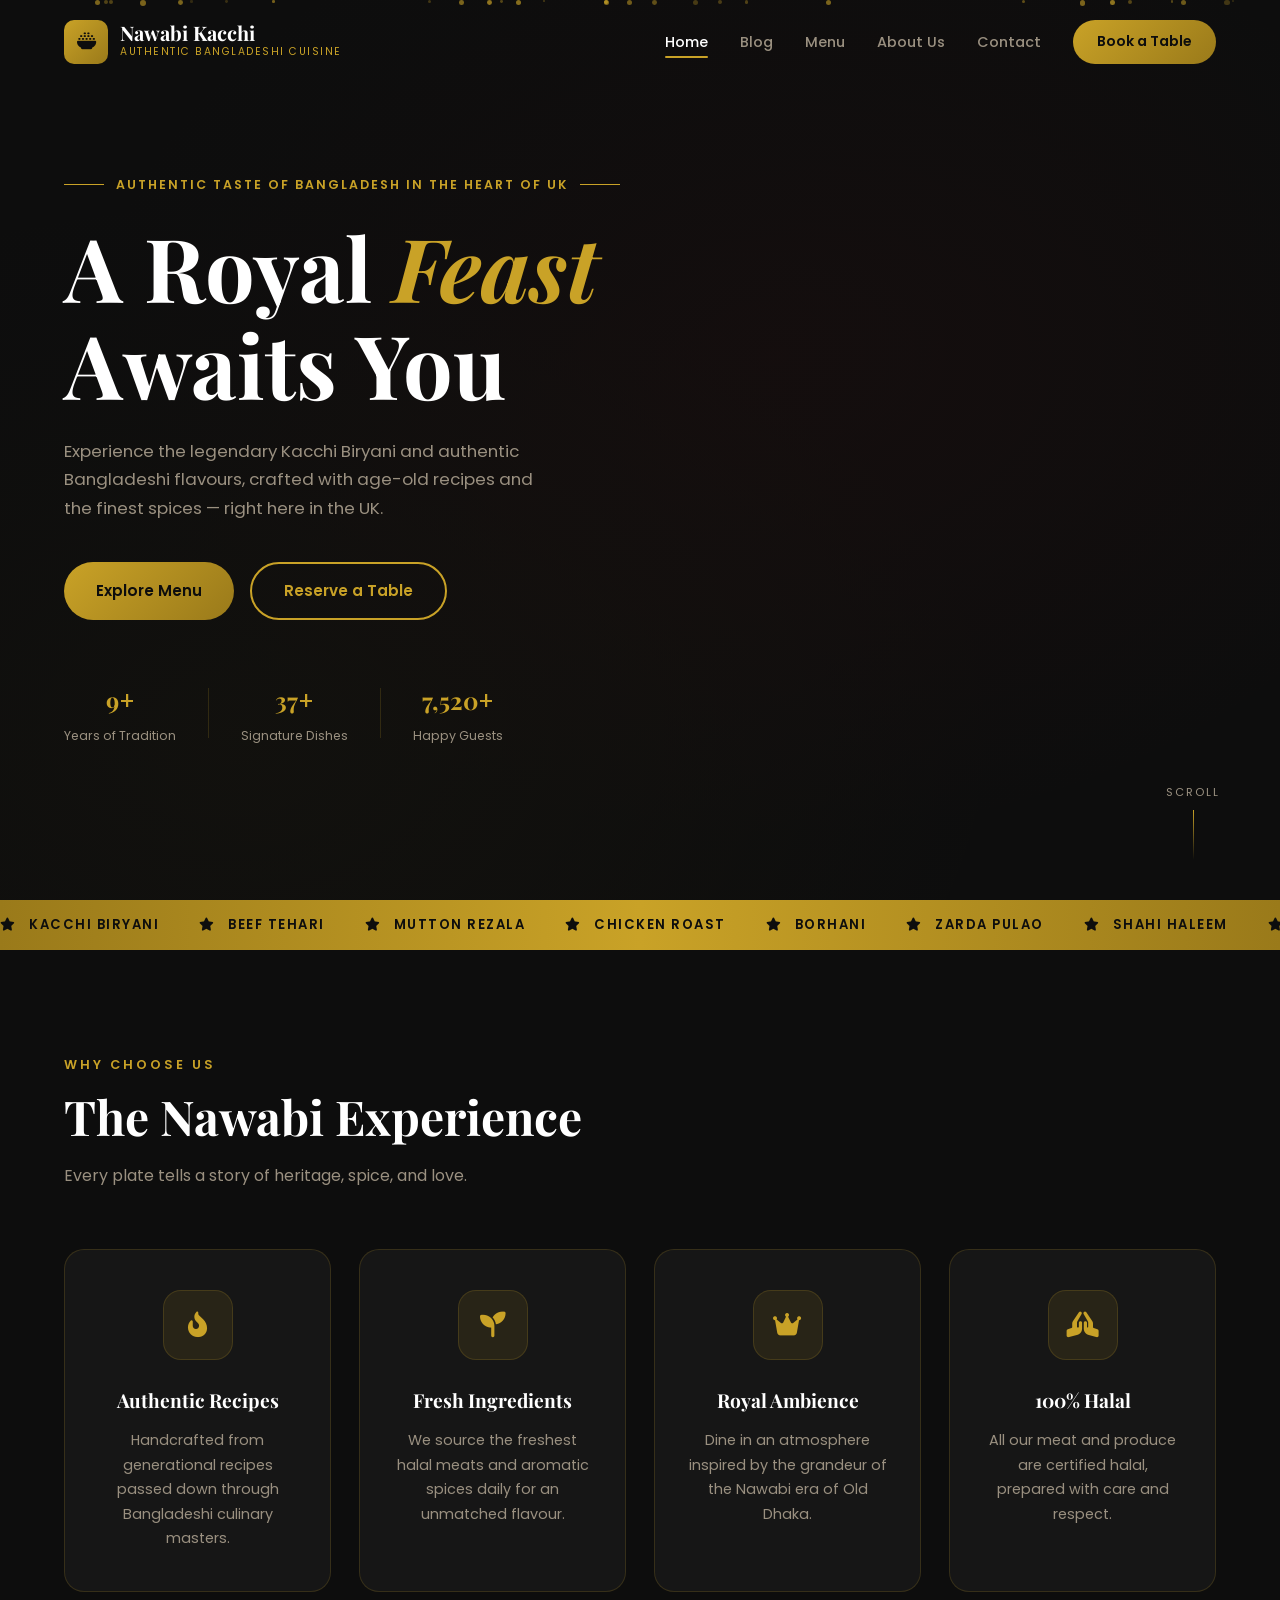
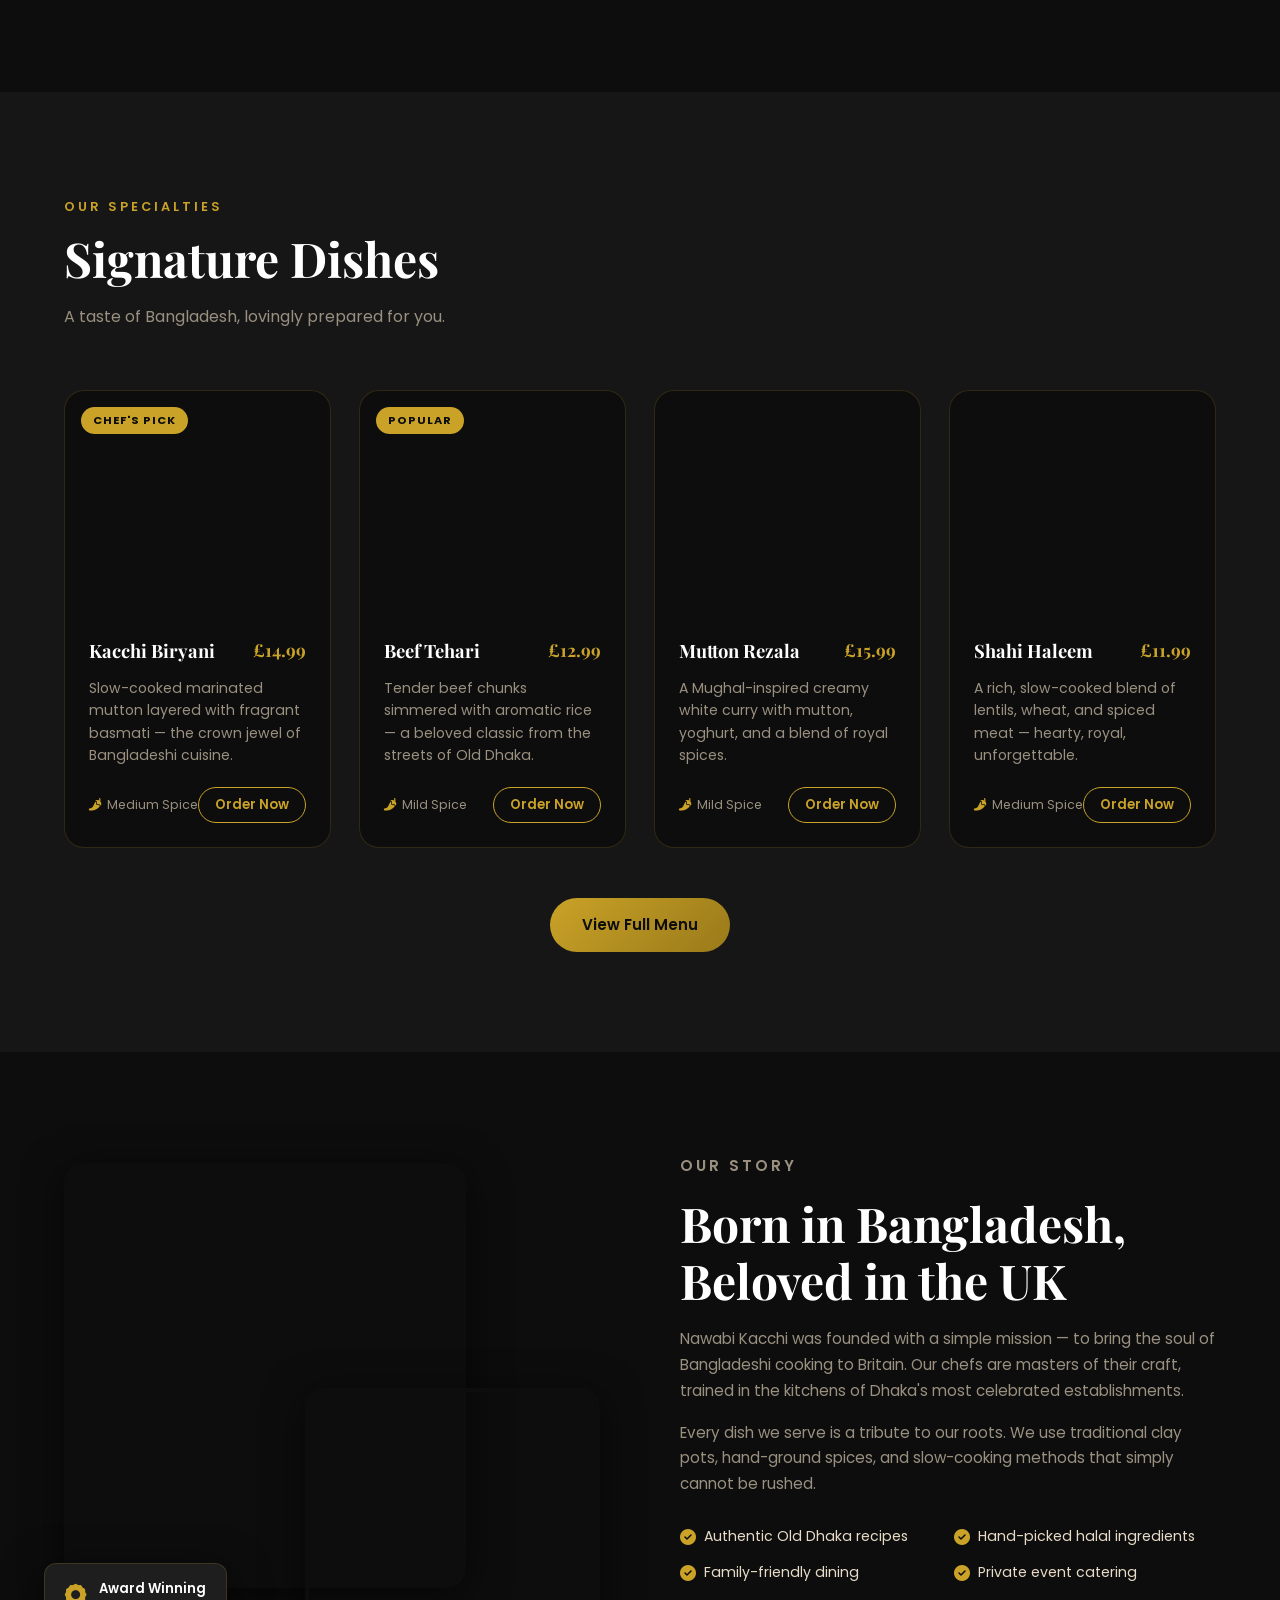
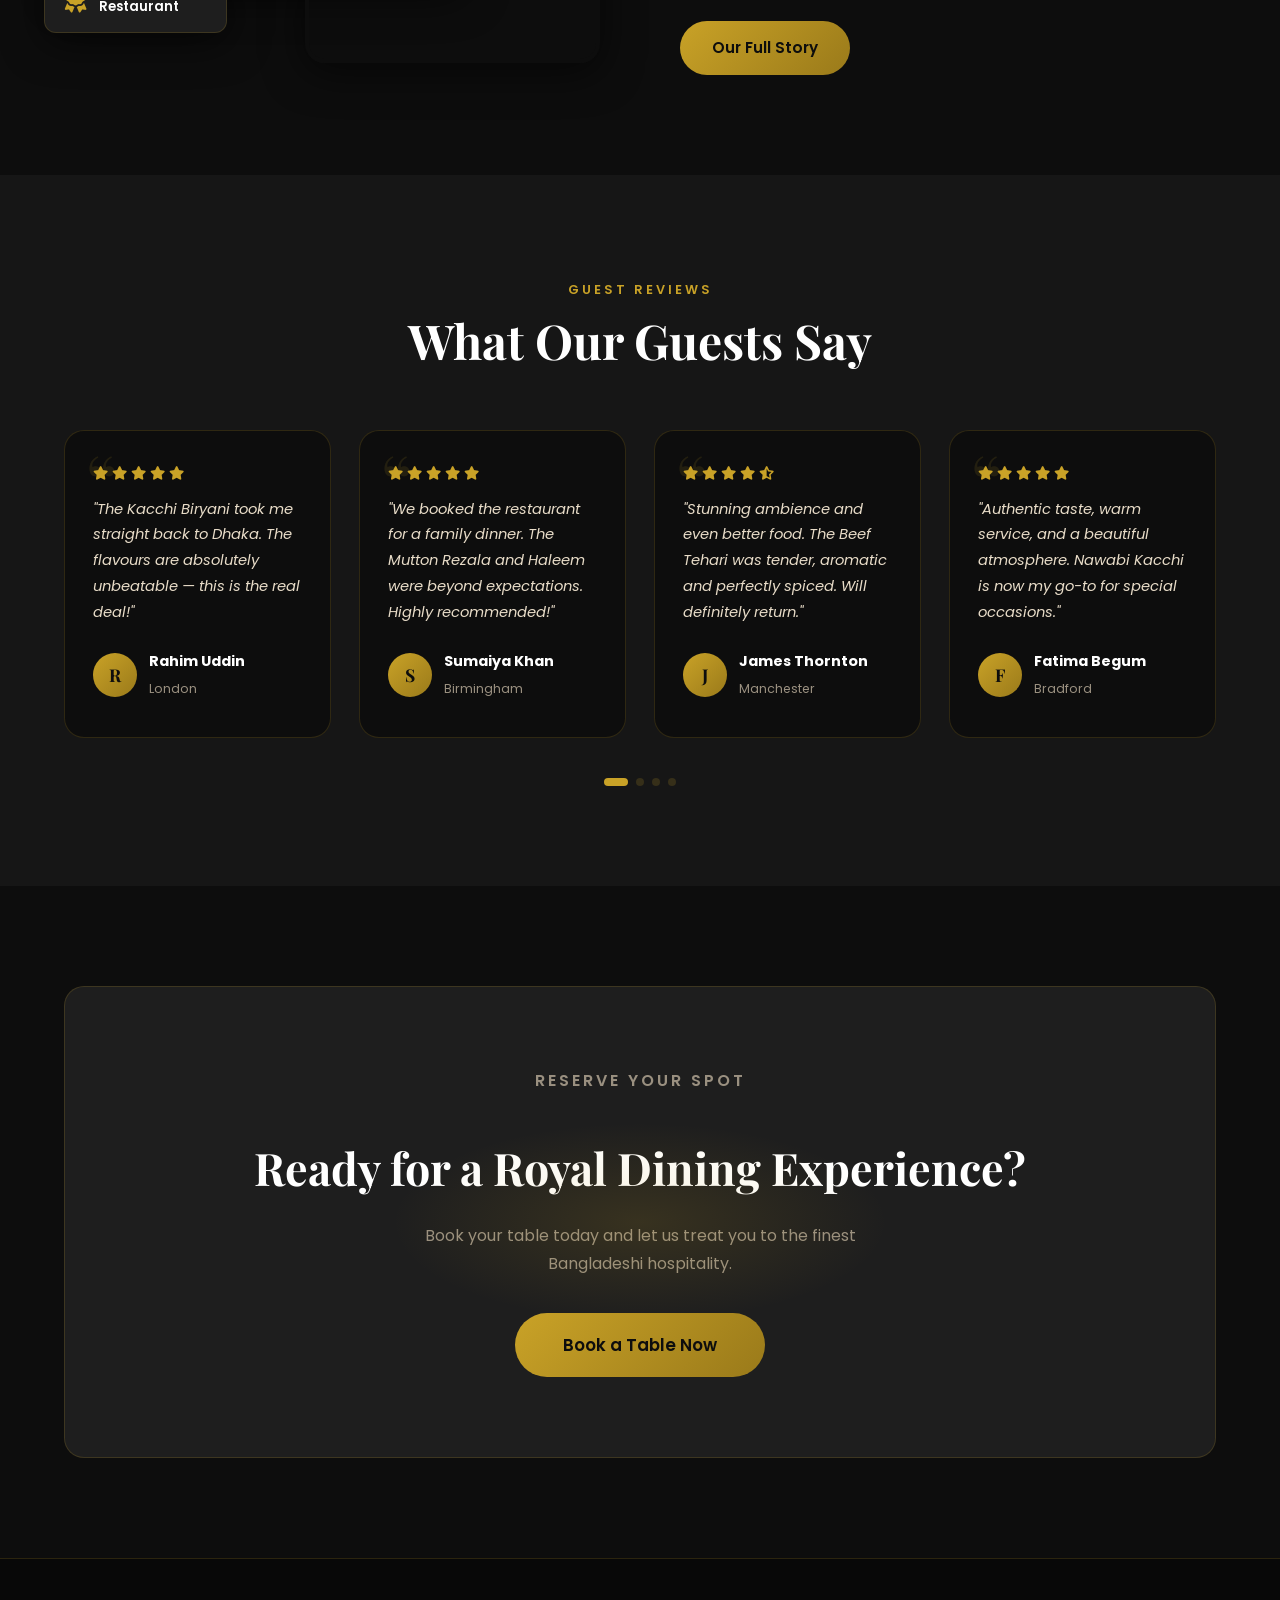
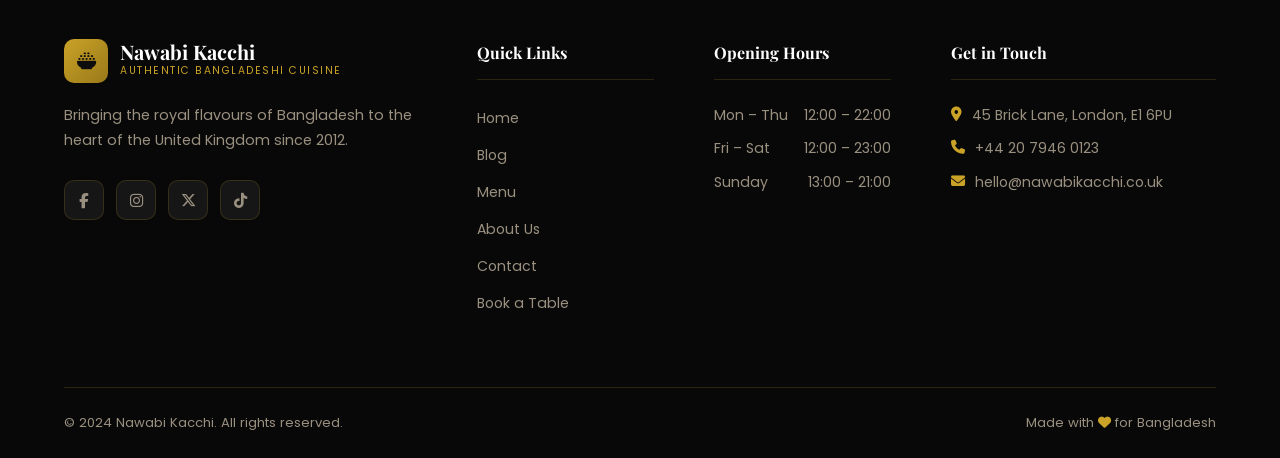
<file: index.html>
<!DOCTYPE html>
<html lang="en">
<head>
  <meta charset="UTF-8" />
  <meta name="viewport" content="width=device-width, initial-scale=1.0" />
  <title>Nawabi Kacchi | Authentic Bangladeshi Cuisine – UK</title>
  <link rel="stylesheet" href="css/style.css" />
  <link rel="preconnect" href="https://fonts.googleapis.com" />
  <link rel="preconnect" href="https://fonts.gstatic.com" crossorigin />
  <link href="https://fonts.googleapis.com/css2?family=Playfair+Display:ital,wght@0,400;0,600;0,700;1,400&family=Poppins:wght@300;400;500;600&display=swap" rel="stylesheet" />
  <link rel="stylesheet" href="https://cdnjs.cloudflare.com/ajax/libs/font-awesome/6.5.0/css/all.min.css" />
</head>
<body>

  <!-- ===================== NAVBAR ===================== -->
  <header class="navbar" id="navbar">
    <div class="nav-container">
      <a href="index.html" class="logo">
        <span class="logo-icon"><i class="fa-solid fa-bowl-rice"></i></span>
        <div class="logo-text">
          <span class="logo-main">Nawabi Kacchi</span>
          <span class="logo-sub">Authentic Bangladeshi Cuisine</span>
        </div>
      </a>

      <nav class="nav-links" id="navLinks">
        <a href="index.html" class="nav-link active">Home</a>
        <a href="blog.html" class="nav-link">Blog</a>
        <a href="menu.html" class="nav-link">Menu</a>
        <a href="about.html" class="nav-link">About Us</a>
        <a href="contact.html" class="nav-link">Contact</a>
        <a href="book-a-table.html" class="btn-book">Book a Table</a>
      </nav>

      <button class="hamburger" id="hamburger" aria-label="Toggle menu">
        <span></span><span></span><span></span>
      </button>
    </div>
  </header>

  <!-- ===================== HERO ===================== -->
  <section class="hero" id="home">
    <div class="hero-bg"></div>
    <div class="hero-overlay"></div>

    <!-- Floating spice particles -->
    <div class="particles" id="particles"></div>

    <div class="hero-content">
      <p class="hero-eyebrow">
        <span class="eyebrow-line"></span>
        Authentic Taste of Bangladesh in the Heart of UK
        <span class="eyebrow-line"></span>
      </p>
      <h1 class="hero-title">
        A Royal <em>Feast</em><br />Awaits You
      </h1>
      <p class="hero-desc">
        Experience the legendary Kacchi Biryani and authentic Bangladeshi flavours,
        crafted with age-old recipes and the finest spices — right here in the UK.
      </p>
      <div class="hero-btns">
        <a href="menu.html" class="btn-primary">Explore Menu</a>
        <a href="book-a-table.html" class="btn-outline">Reserve a Table</a>
      </div>

      <div class="hero-stats">
        <div class="stat">
          <span class="stat-num" data-target="12">0</span><span>+</span>
          <p>Years of Tradition</p>
        </div>
        <div class="stat-divider"></div>
        <div class="stat">
          <span class="stat-num" data-target="50">0</span><span>+</span>
          <p>Signature Dishes</p>
        </div>
        <div class="stat-divider"></div>
        <div class="stat">
          <span class="stat-num" data-target="10000">0</span><span>+</span>
          <p>Happy Guests</p>
        </div>
      </div>
    </div>

    <div class="hero-scroll">
      <span>Scroll</span>
      <div class="scroll-line"></div>
    </div>
  </section>

  <!-- ===================== MARQUEE STRIP ===================== -->
  <div class="marquee-strip">
    <div class="marquee-track">
      <span><i class="fa-solid fa-star"></i> Kacchi Biryani</span>
      <span><i class="fa-solid fa-star"></i> Beef Tehari</span>
      <span><i class="fa-solid fa-star"></i> Mutton Rezala</span>
      <span><i class="fa-solid fa-star"></i> Chicken Roast</span>
      <span><i class="fa-solid fa-star"></i> Borhani</span>
      <span><i class="fa-solid fa-star"></i> Zarda Pulao</span>
      <span><i class="fa-solid fa-star"></i> Shahi Haleem</span>
      <span><i class="fa-solid fa-star"></i> Firni</span>
      <!-- duplicate for seamless loop -->
      <span><i class="fa-solid fa-star"></i> Kacchi Biryani</span>
      <span><i class="fa-solid fa-star"></i> Beef Tehari</span>
      <span><i class="fa-solid fa-star"></i> Mutton Rezala</span>
      <span><i class="fa-solid fa-star"></i> Chicken Roast</span>
      <span><i class="fa-solid fa-star"></i> Borhani</span>
      <span><i class="fa-solid fa-star"></i> Zarda Pulao</span>
      <span><i class="fa-solid fa-star"></i> Shahi Haleem</span>
      <span><i class="fa-solid fa-star"></i> Firni</span>
    </div>
  </div>

  <!-- ===================== FEATURES ===================== -->
  <section class="features section-padding">
    <div class="container">
      <div class="section-header reveal">
        <p class="section-tag">Why Choose Us</p>
        <h2 class="section-title">The Nawabi Experience</h2>
        <p class="section-sub">Every plate tells a story of heritage, spice, and love.</p>
      </div>

      <div class="features-grid">
        <div class="feature-card reveal">
          <div class="feature-icon">
            <i class="fa-solid fa-fire-flame-curved"></i>
          </div>
          <h3>Authentic Recipes</h3>
          <p>Handcrafted from generational recipes passed down through Bangladeshi culinary masters.</p>
        </div>
        <div class="feature-card reveal">
          <div class="feature-icon">
            <i class="fa-solid fa-seedling"></i>
          </div>
          <h3>Fresh Ingredients</h3>
          <p>We source the freshest halal meats and aromatic spices daily for an unmatched flavour.</p>
        </div>
        <div class="feature-card reveal">
          <div class="feature-icon">
            <i class="fa-solid fa-crown"></i>
          </div>
          <h3>Royal Ambience</h3>
          <p>Dine in an atmosphere inspired by the grandeur of the Nawabi era of Old Dhaka.</p>
        </div>
        <div class="feature-card reveal">
          <div class="feature-icon">
            <i class="fa-solid fa-hands-praying"></i>
          </div>
          <h3>100% Halal</h3>
          <p>All our meat and produce are certified halal, prepared with care and respect.</p>
        </div>
      </div>
    </div>
  </section>

  <!-- ===================== SIGNATURE DISHES ===================== -->
  <section class="dishes section-padding" id="dishes">
    <div class="container">
      <div class="section-header reveal">
        <p class="section-tag">Our Specialties</p>
        <h2 class="section-title">Signature Dishes</h2>
        <p class="section-sub">A taste of Bangladesh, lovingly prepared for you.</p>
      </div>

      <div class="dishes-grid">

        <div class="dish-card reveal">
          <div class="dish-img-wrap">
            <div class="dish-img dish-img--kacchi">
              <div class="dish-badge">Chef's Pick</div>
            </div>
          </div>
          <div class="dish-info">
            <div class="dish-top">
              <h3>Kacchi Biryani</h3>
              <span class="dish-price">£14.99</span>
            </div>
            <p>Slow-cooked marinated mutton layered with fragrant basmati — the crown jewel of Bangladeshi cuisine.</p>
            <div class="dish-footer">
              <span class="dish-tag"><i class="fa-solid fa-pepper-hot"></i> Medium Spice</span>
              <a href="menu.html" class="dish-order">Order Now</a>
            </div>
          </div>
        </div>

        <div class="dish-card reveal">
          <div class="dish-img-wrap">
            <div class="dish-img dish-img--tehari">
              <div class="dish-badge">Popular</div>
            </div>
          </div>
          <div class="dish-info">
            <div class="dish-top">
              <h3>Beef Tehari</h3>
              <span class="dish-price">£12.99</span>
            </div>
            <p>Tender beef chunks simmered with aromatic rice — a beloved classic from the streets of Old Dhaka.</p>
            <div class="dish-footer">
              <span class="dish-tag"><i class="fa-solid fa-pepper-hot"></i> Mild Spice</span>
              <a href="menu.html" class="dish-order">Order Now</a>
            </div>
          </div>
        </div>

        <div class="dish-card reveal">
          <div class="dish-img-wrap">
            <div class="dish-img dish-img--rezala"></div>
          </div>
          <div class="dish-info">
            <div class="dish-top">
              <h3>Mutton Rezala</h3>
              <span class="dish-price">£15.99</span>
            </div>
            <p>A Mughal-inspired creamy white curry with mutton, yoghurt, and a blend of royal spices.</p>
            <div class="dish-footer">
              <span class="dish-tag"><i class="fa-solid fa-pepper-hot"></i> Mild Spice</span>
              <a href="menu.html" class="dish-order">Order Now</a>
            </div>
          </div>
        </div>

        <div class="dish-card reveal">
          <div class="dish-img-wrap">
            <div class="dish-img dish-img--haleem"></div>
          </div>
          <div class="dish-info">
            <div class="dish-top">
              <h3>Shahi Haleem</h3>
              <span class="dish-price">£11.99</span>
            </div>
            <p>A rich, slow-cooked blend of lentils, wheat, and spiced meat — hearty, royal, unforgettable.</p>
            <div class="dish-footer">
              <span class="dish-tag"><i class="fa-solid fa-pepper-hot"></i> Medium Spice</span>
              <a href="menu.html" class="dish-order">Order Now</a>
            </div>
          </div>
        </div>

      </div>

      <div class="dishes-cta reveal">
        <a href="menu.html" class="btn-primary">View Full Menu</a>
      </div>
    </div>
  </section>

  <!-- ===================== ABOUT SNIPPET ===================== -->
  <section class="about-snippet section-padding">
    <div class="container about-grid">
      <div class="about-visual reveal">
        <div class="about-img-main"></div>
        <div class="about-img-accent"></div>
        <div class="about-badge-float">
          <i class="fa-solid fa-award"></i>
          <span>Award Winning<br />Restaurant</span>
        </div>
      </div>

      <div class="about-text reveal">
        <p class="section-tag">Our Story</p>
        <h2 class="section-title">Born in Bangladesh,<br />Beloved in the UK</h2>
        <p>Nawabi Kacchi was founded with a simple mission — to bring the soul of Bangladeshi cooking to Britain. Our chefs are masters of their craft, trained in the kitchens of Dhaka's most celebrated establishments.</p>
        <p>Every dish we serve is a tribute to our roots. We use traditional clay pots, hand-ground spices, and slow-cooking methods that simply cannot be rushed.</p>
        <div class="about-highlights">
          <div class="about-hi">
            <i class="fa-solid fa-check-circle"></i> Authentic Old Dhaka recipes
          </div>
          <div class="about-hi">
            <i class="fa-solid fa-check-circle"></i> Hand-picked halal ingredients
          </div>
          <div class="about-hi">
            <i class="fa-solid fa-check-circle"></i> Family-friendly dining
          </div>
          <div class="about-hi">
            <i class="fa-solid fa-check-circle"></i> Private event catering
          </div>
        </div>
        <a href="about.html" class="btn-primary">Our Full Story</a>
      </div>
    </div>
  </section>

  <!-- ===================== TESTIMONIALS ===================== -->
  <section class="testimonials section-padding">
    <div class="container">
      <div class="section-header reveal">
        <p class="section-tag">Guest Reviews</p>
        <h2 class="section-title">What Our Guests Say</h2>
      </div>

      <div class="testi-track" id="testiTrack">
        <div class="testi-card">
          <div class="testi-stars"><i class="fa-solid fa-star"></i><i class="fa-solid fa-star"></i><i class="fa-solid fa-star"></i><i class="fa-solid fa-star"></i><i class="fa-solid fa-star"></i></div>
          <p>"The Kacchi Biryani took me straight back to Dhaka. The flavours are absolutely unbeatable — this is the real deal!"</p>
          <div class="testi-author">
            <div class="testi-avatar">R</div>
            <div><strong>Rahim Uddin</strong><span>London</span></div>
          </div>
        </div>

        <div class="testi-card">
          <div class="testi-stars"><i class="fa-solid fa-star"></i><i class="fa-solid fa-star"></i><i class="fa-solid fa-star"></i><i class="fa-solid fa-star"></i><i class="fa-solid fa-star"></i></div>
          <p>"We booked the restaurant for a family dinner. The Mutton Rezala and Haleem were beyond expectations. Highly recommended!"</p>
          <div class="testi-author">
            <div class="testi-avatar">S</div>
            <div><strong>Sumaiya Khan</strong><span>Birmingham</span></div>
          </div>
        </div>

        <div class="testi-card">
          <div class="testi-stars"><i class="fa-solid fa-star"></i><i class="fa-solid fa-star"></i><i class="fa-solid fa-star"></i><i class="fa-solid fa-star"></i><i class="fa-solid fa-star-half-stroke"></i></div>
          <p>"Stunning ambience and even better food. The Beef Tehari was tender, aromatic and perfectly spiced. Will definitely return."</p>
          <div class="testi-author">
            <div class="testi-avatar">J</div>
            <div><strong>James Thornton</strong><span>Manchester</span></div>
          </div>
        </div>

        <div class="testi-card">
          <div class="testi-stars"><i class="fa-solid fa-star"></i><i class="fa-solid fa-star"></i><i class="fa-solid fa-star"></i><i class="fa-solid fa-star"></i><i class="fa-solid fa-star"></i></div>
          <p>"Authentic taste, warm service, and a beautiful atmosphere. Nawabi Kacchi is now my go-to for special occasions."</p>
          <div class="testi-author">
            <div class="testi-avatar">F</div>
            <div><strong>Fatima Begum</strong><span>Bradford</span></div>
          </div>
        </div>
      </div>

      <div class="testi-dots" id="testiDots"></div>
    </div>
  </section>

  <!-- ===================== BOOK CTA ===================== -->
  <section class="book-cta section-padding reveal">
    <div class="container">
      <div class="cta-box">
        <div class="cta-glow"></div>
        <p class="section-tag">Reserve Your Spot</p>
        <h2>Ready for a Royal Dining Experience?</h2>
        <p>Book your table today and let us treat you to the finest Bangladeshi hospitality.</p>
        <a href="book-a-table.html" class="btn-primary btn-lg">Book a Table Now</a>
      </div>
    </div>
  </section>

  <!-- ===================== FOOTER ===================== -->
  <footer class="footer">
    <div class="container">
      <div class="footer-grid">
        <div class="footer-brand">
          <a href="index.html" class="logo">
            <span class="logo-icon"><i class="fa-solid fa-bowl-rice"></i></span>
            <div class="logo-text">
              <span class="logo-main">Nawabi Kacchi</span>
              <span class="logo-sub">Authentic Bangladeshi Cuisine</span>
            </div>
          </a>
          <p>Bringing the royal flavours of Bangladesh to the heart of the United Kingdom since 2012.</p>
          <div class="social-links">
            <a href="#" aria-label="Facebook"><i class="fa-brands fa-facebook-f"></i></a>
            <a href="#" aria-label="Instagram"><i class="fa-brands fa-instagram"></i></a>
            <a href="#" aria-label="X / Twitter"><i class="fa-brands fa-x-twitter"></i></a>
            <a href="#" aria-label="TikTok"><i class="fa-brands fa-tiktok"></i></a>
          </div>
        </div>

        <div class="footer-col">
          <h4>Quick Links</h4>
          <ul>
            <li><a href="index.html">Home</a></li>
            <li><a href="blog.html">Blog</a></li>
            <li><a href="menu.html">Menu</a></li>
            <li><a href="about.html">About Us</a></li>
            <li><a href="contact.html">Contact</a></li>
            <li><a href="book-a-table.html">Book a Table</a></li>
          </ul>
        </div>

        <div class="footer-col">
          <h4>Opening Hours</h4>
          <ul class="hours-list">
            <li><span>Mon – Thu</span><span>12:00 – 22:00</span></li>
            <li><span>Fri – Sat</span><span>12:00 – 23:00</span></li>
            <li><span>Sunday</span><span>13:00 – 21:00</span></li>
          </ul>
        </div>

        <div class="footer-col">
          <h4>Get in Touch</h4>
          <ul class="contact-list">
            <li><i class="fa-solid fa-location-dot"></i> 45 Brick Lane, London, E1 6PU</li>
            <li><i class="fa-solid fa-phone"></i> +44 20 7946 0123</li>
            <li><i class="fa-solid fa-envelope"></i> hello@nawabikacchi.co.uk</li>
          </ul>
        </div>
      </div>

      <div class="footer-bottom">
        <p>&copy; 2024 Nawabi Kacchi. All rights reserved.</p>
        <p>Made with <i class="fa-solid fa-heart" style="color:#c9a227"></i> for Bangladesh</p>
      </div>
    </div>
  </footer>

  <script src="js/main.js"></script>
</body>
</html>
</file>
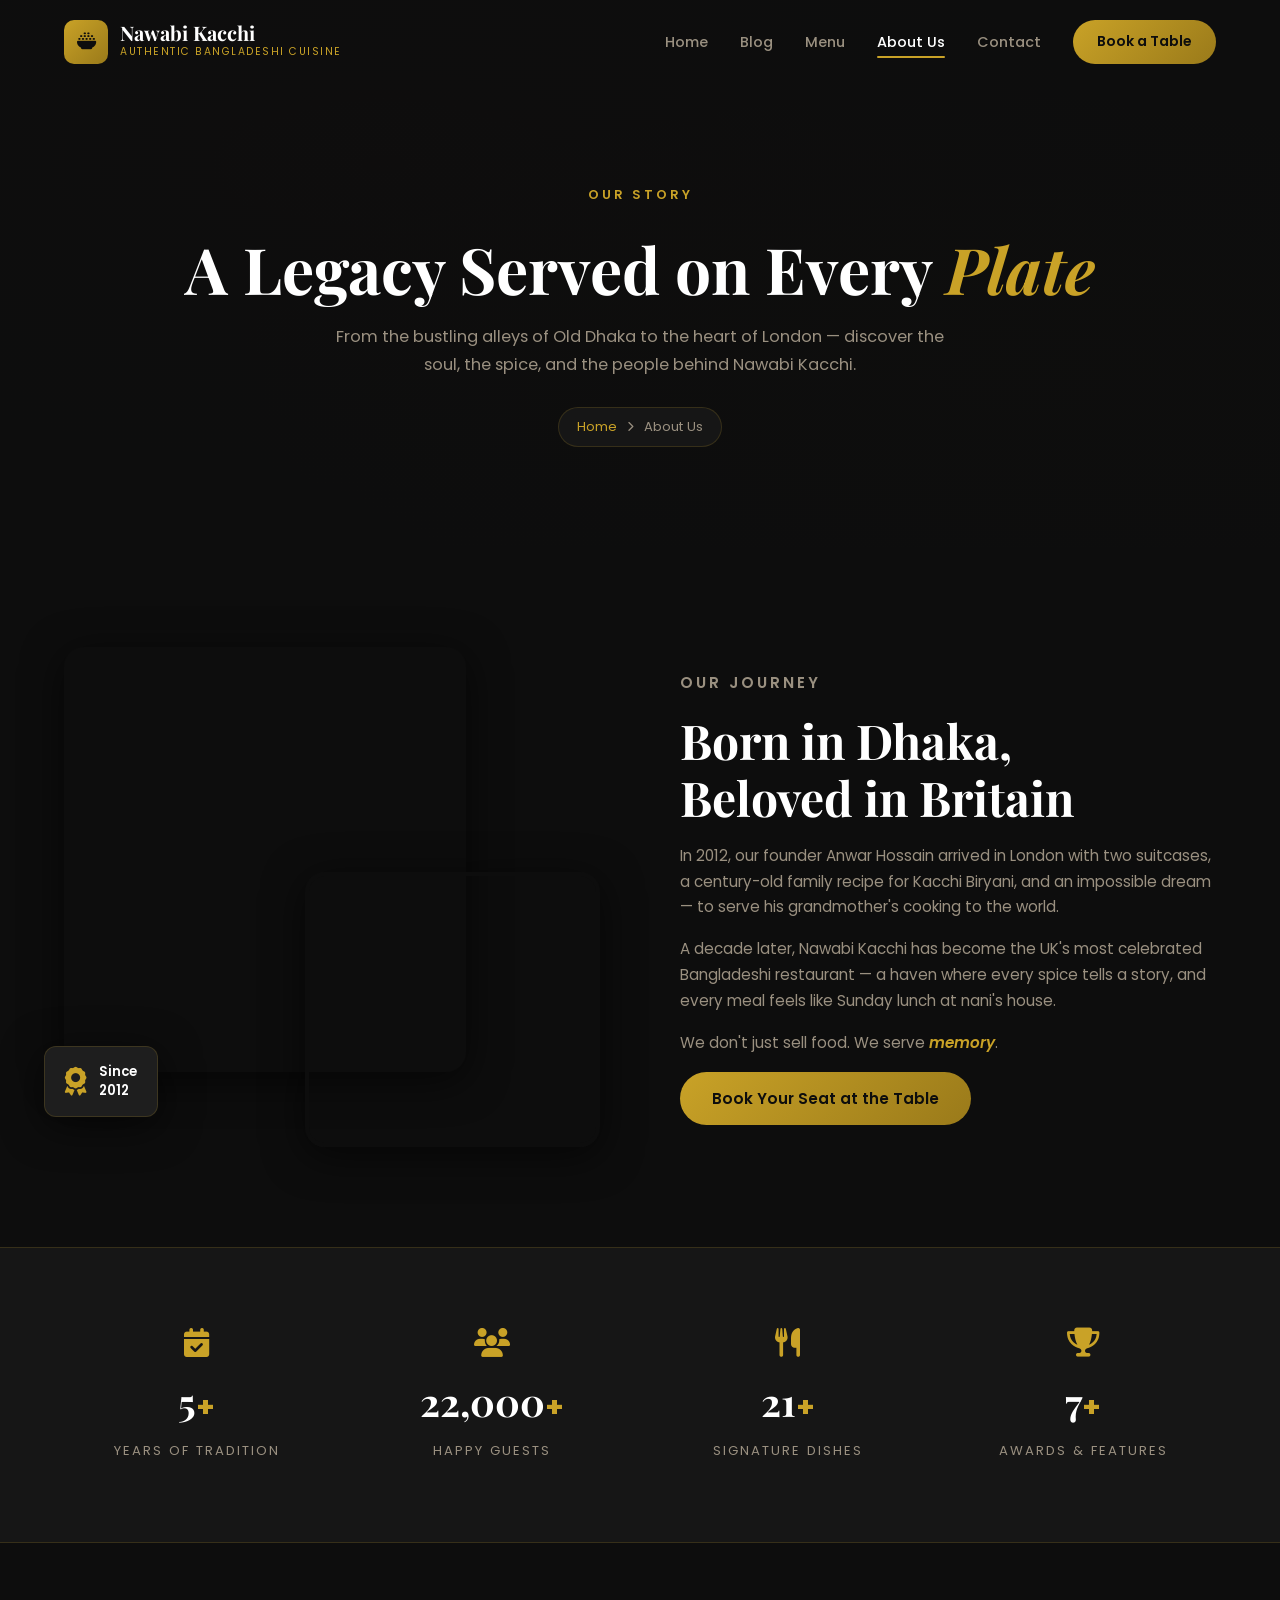
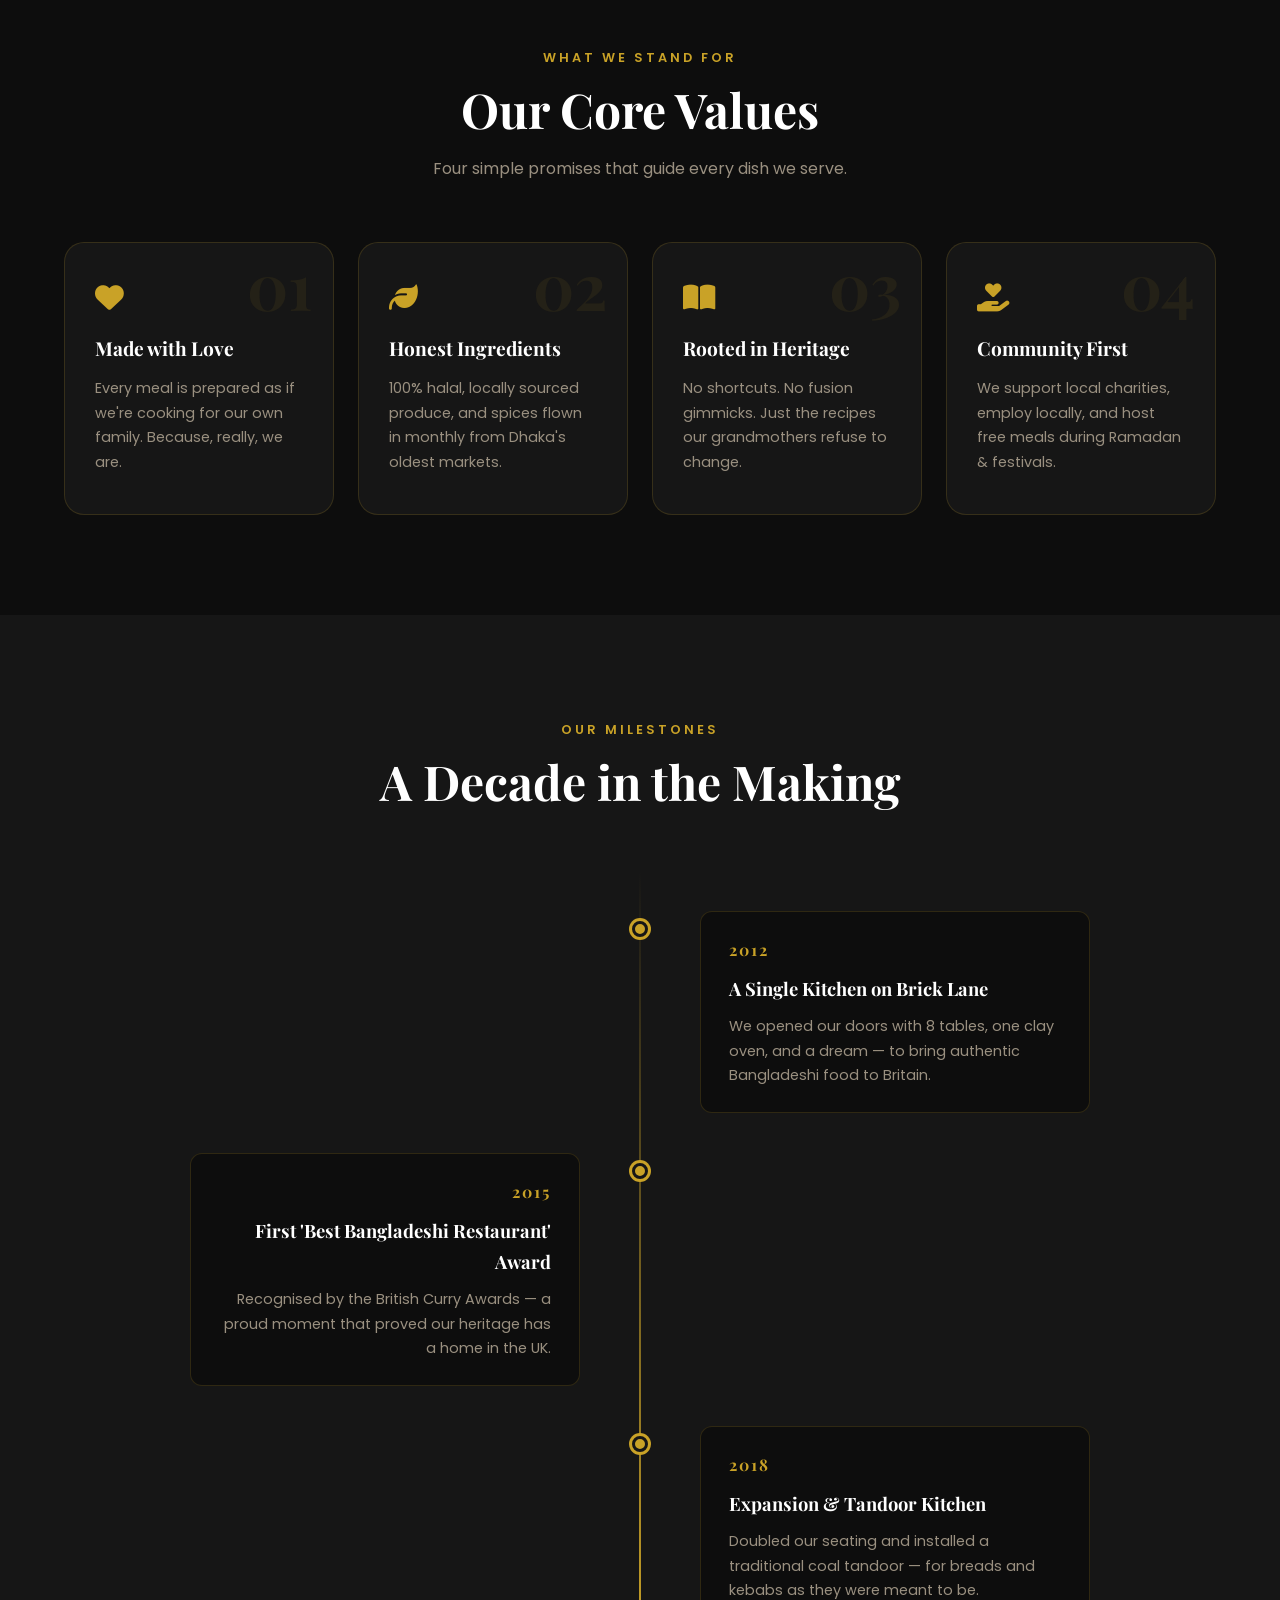
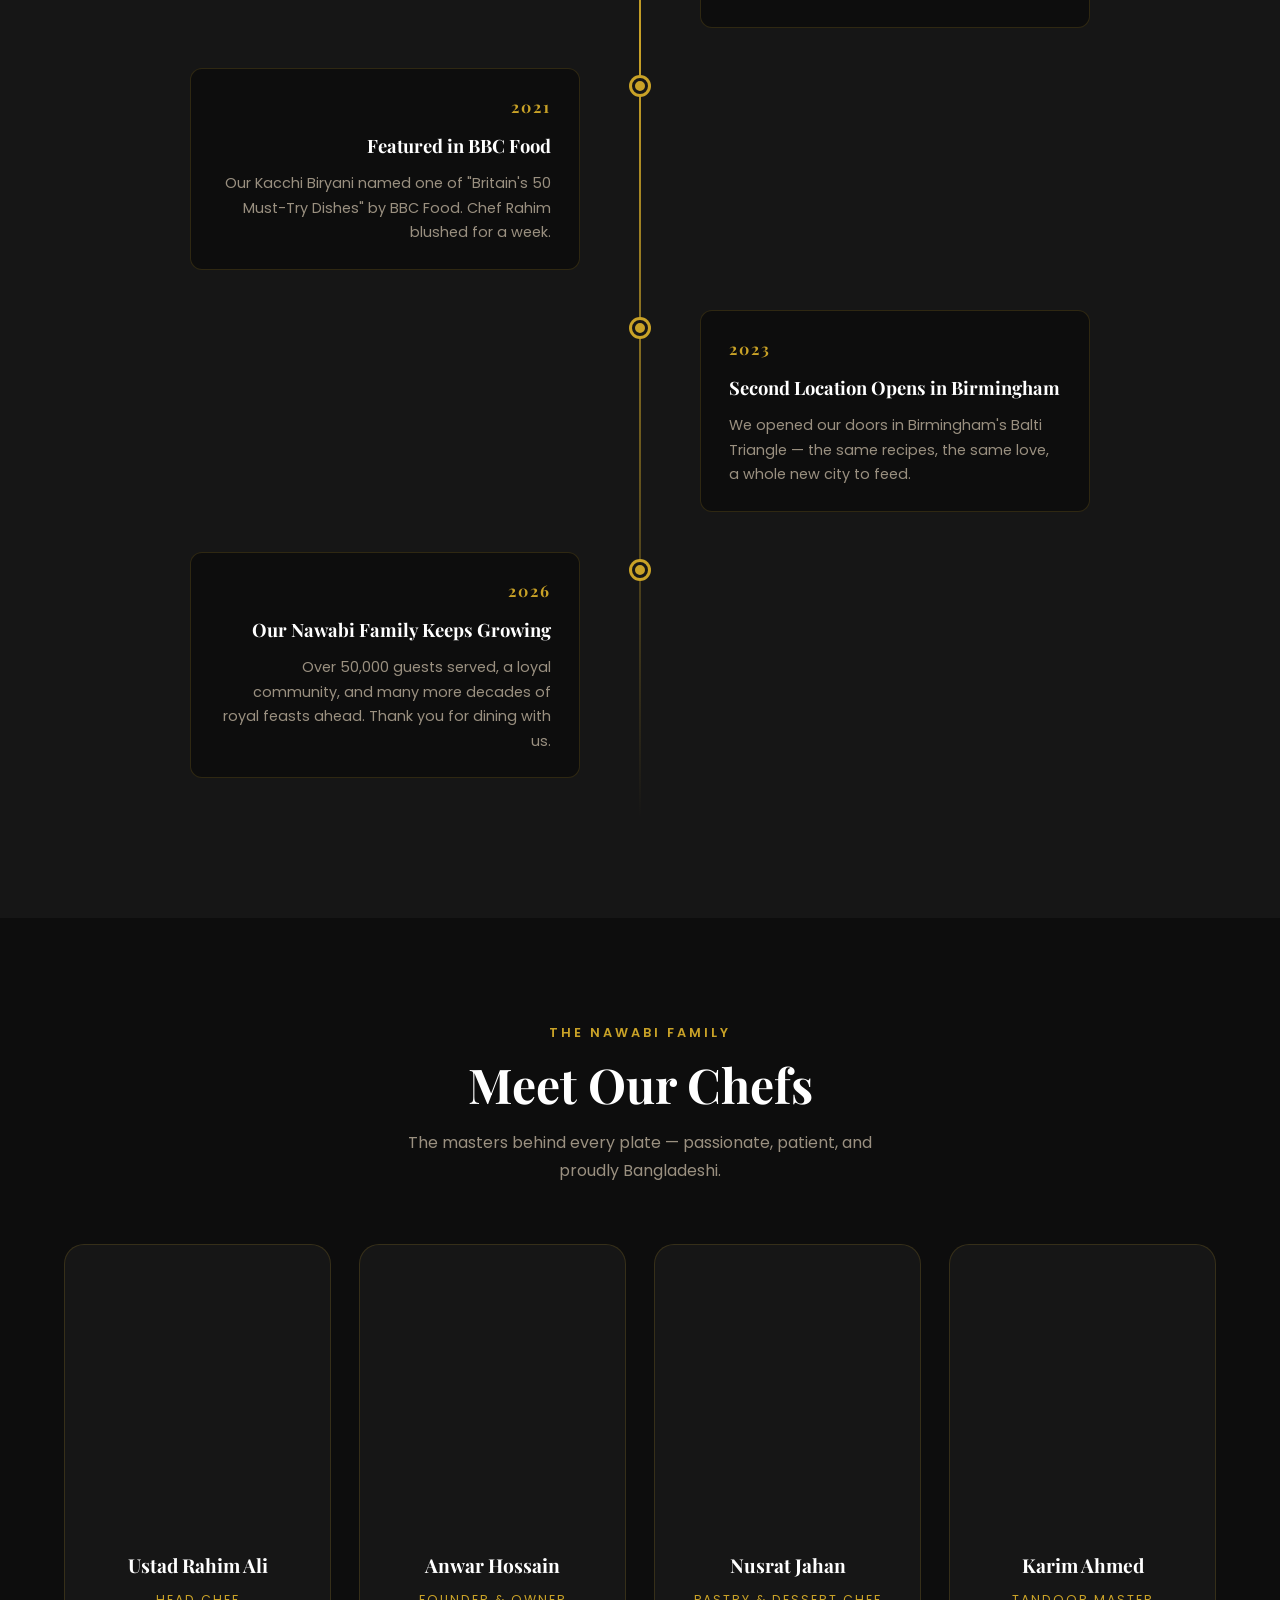
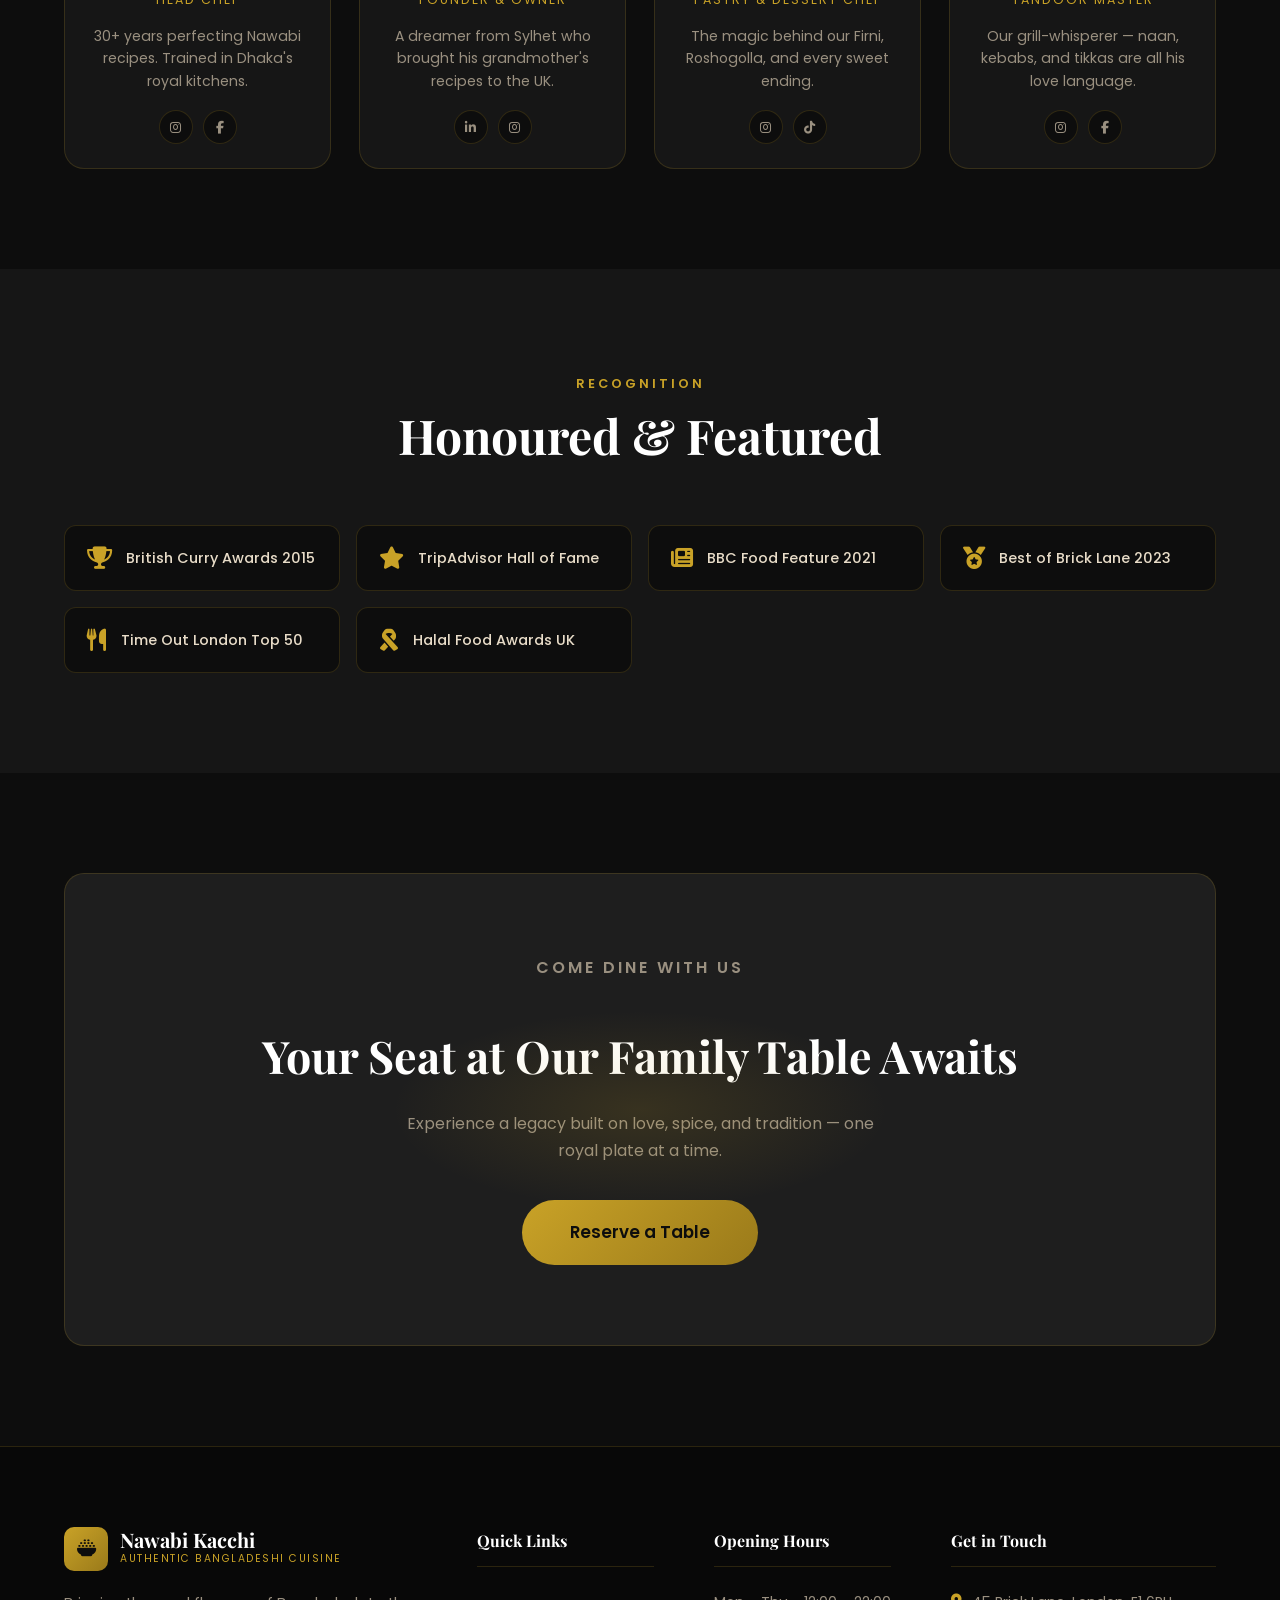
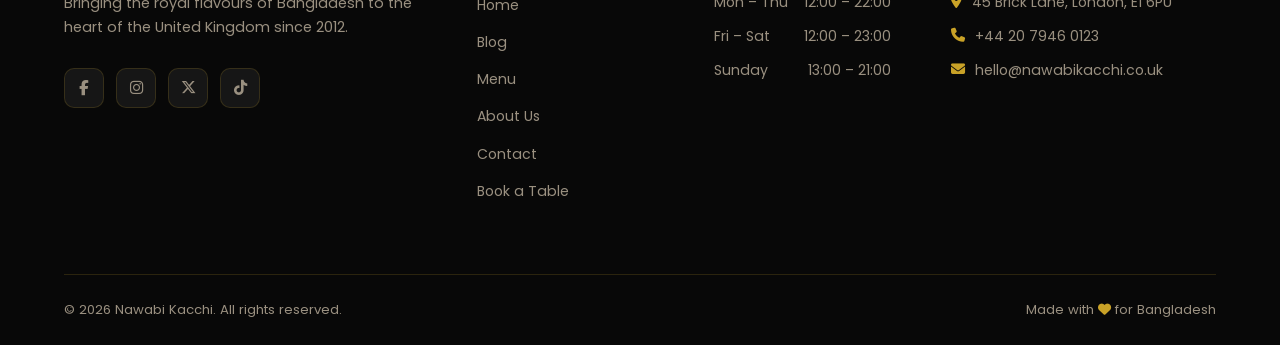
<file: about.html>
<!DOCTYPE html>
<html lang="en">
<head>
  <meta charset="UTF-8" />
  <meta name="viewport" content="width=device-width, initial-scale=1.0" />
  <title>About Us | Nawabi Kacchi – Our Royal Story</title>
  <link rel="stylesheet" href="css/style.css" />
  <link rel="stylesheet" href="css/about.css" />
  <link rel="preconnect" href="https://fonts.googleapis.com" />
  <link rel="preconnect" href="https://fonts.gstatic.com" crossorigin />
  <link href="https://fonts.googleapis.com/css2?family=Playfair+Display:ital,wght@0,400;0,600;0,700;1,400&family=Poppins:wght@300;400;500;600&display=swap" rel="stylesheet" />
  <link rel="stylesheet" href="https://cdnjs.cloudflare.com/ajax/libs/font-awesome/6.5.0/css/all.min.css" />
</head>
<body>

  <!-- ===================== NAVBAR ===================== -->
  <header class="navbar scrolled" id="navbar">
    <div class="nav-container">
      <a href="index.html" class="logo">
        <span class="logo-icon"><i class="fa-solid fa-bowl-rice"></i></span>
        <div class="logo-text">
          <span class="logo-main">Nawabi Kacchi</span>
          <span class="logo-sub">Authentic Bangladeshi Cuisine</span>
        </div>
      </a>

      <nav class="nav-links" id="navLinks">
        <a href="index.html" class="nav-link">Home</a>
        <a href="blog.html" class="nav-link">Blog</a>
        <a href="menu.html" class="nav-link">Menu</a>
        <a href="about.html" class="nav-link active">About Us</a>
        <a href="contact.html" class="nav-link">Contact</a>
        <a href="book-a-table.html" class="btn-book">Book a Table</a>
      </nav>

      <button class="hamburger" id="hamburger" aria-label="Toggle menu">
        <span></span><span></span><span></span>
      </button>
    </div>
  </header>

  <!-- ===================== PAGE HEADER ===================== -->
  <section class="page-hero">
    <div class="page-hero-bg about-hero-bg"></div>
    <div class="page-hero-overlay"></div>
    <div class="container page-hero-content">
      <p class="section-tag">Our Story</p>
      <h1 class="page-hero-title">A Legacy Served on Every <em>Plate</em></h1>
      <p class="page-hero-sub">
        From the bustling alleys of Old Dhaka to the heart of London — discover the soul,
        the spice, and the people behind Nawabi Kacchi.
      </p>
      <div class="breadcrumbs">
        <a href="index.html">Home</a>
        <i class="fa-solid fa-chevron-right"></i>
        <span>About Us</span>
      </div>
    </div>
  </section>

  <!-- ===================== OUR STORY ===================== -->
  <section class="our-story section-padding">
    <div class="container about-grid">
      <div class="about-visual reveal">
        <div class="about-img-main"></div>
        <div class="about-img-accent"></div>
        <div class="about-badge-float">
          <i class="fa-solid fa-award"></i>
          <span>Since<br />2012</span>
        </div>
      </div>

      <div class="about-text reveal">
        <p class="section-tag">Our Journey</p>
        <h2 class="section-title">Born in Dhaka,<br />Beloved in Britain</h2>
        <p>
          In 2012, our founder Anwar Hossain arrived in London with two suitcases, a
          century-old family recipe for Kacchi Biryani, and an impossible dream — to
          serve his grandmother's cooking to the world.
        </p>
        <p>
          A decade later, Nawabi Kacchi has become the UK's most celebrated Bangladeshi
          restaurant — a haven where every spice tells a story, and every meal feels
          like Sunday lunch at nani's house.
        </p>
        <p>
          We don't just sell food. We serve <em>memory</em>.
        </p>
        <a href="book-a-table.html" class="btn-primary">Book Your Seat at the Table</a>
      </div>
    </div>
  </section>

  <!-- ===================== STATS ===================== -->
  <section class="about-stats">
    <div class="container">
      <div class="stats-grid">
        <div class="stat-item reveal">
          <i class="fa-solid fa-calendar-check"></i>
          <span class="stat-num" data-target="12">0</span><span class="plus">+</span>
          <p>Years of Tradition</p>
        </div>
        <div class="stat-item reveal">
          <i class="fa-solid fa-users"></i>
          <span class="stat-num" data-target="50000">0</span><span class="plus">+</span>
          <p>Happy Guests</p>
        </div>
        <div class="stat-item reveal">
          <i class="fa-solid fa-utensils"></i>
          <span class="stat-num" data-target="50">0</span><span class="plus">+</span>
          <p>Signature Dishes</p>
        </div>
        <div class="stat-item reveal">
          <i class="fa-solid fa-trophy"></i>
          <span class="stat-num" data-target="18">0</span><span class="plus">+</span>
          <p>Awards &amp; Features</p>
        </div>
      </div>
    </div>
  </section>

  <!-- ===================== VALUES ===================== -->
  <section class="values section-padding">
    <div class="container">
      <div class="section-header reveal center">
        <p class="section-tag">What We Stand For</p>
        <h2 class="section-title">Our Core Values</h2>
        <p class="section-sub">Four simple promises that guide every dish we serve.</p>
      </div>

      <div class="values-grid">
        <div class="value-card reveal">
          <div class="value-num">01</div>
          <i class="fa-solid fa-heart"></i>
          <h3>Made with Love</h3>
          <p>Every meal is prepared as if we're cooking for our own family. Because, really, we are.</p>
        </div>

        <div class="value-card reveal">
          <div class="value-num">02</div>
          <i class="fa-solid fa-leaf"></i>
          <h3>Honest Ingredients</h3>
          <p>100% halal, locally sourced produce, and spices flown in monthly from Dhaka's oldest markets.</p>
        </div>

        <div class="value-card reveal">
          <div class="value-num">03</div>
          <i class="fa-solid fa-book-open"></i>
          <h3>Rooted in Heritage</h3>
          <p>No shortcuts. No fusion gimmicks. Just the recipes our grandmothers refuse to change.</p>
        </div>

        <div class="value-card reveal">
          <div class="value-num">04</div>
          <i class="fa-solid fa-hand-holding-heart"></i>
          <h3>Community First</h3>
          <p>We support local charities, employ locally, and host free meals during Ramadan &amp; festivals.</p>
        </div>
      </div>
    </div>
  </section>

  <!-- ===================== TIMELINE ===================== -->
  <section class="timeline-section section-padding">
    <div class="container">
      <div class="section-header reveal center">
        <p class="section-tag">Our Milestones</p>
        <h2 class="section-title">A Decade in the Making</h2>
      </div>

      <div class="timeline">
        <div class="timeline-line"></div>

        <div class="timeline-item reveal">
          <div class="timeline-dot"></div>
          <div class="timeline-content">
            <span class="timeline-year">2012</span>
            <h3>A Single Kitchen on Brick Lane</h3>
            <p>We opened our doors with 8 tables, one clay oven, and a dream — to bring authentic Bangladeshi food to Britain.</p>
          </div>
        </div>

        <div class="timeline-item reveal">
          <div class="timeline-dot"></div>
          <div class="timeline-content">
            <span class="timeline-year">2015</span>
            <h3>First 'Best Bangladeshi Restaurant' Award</h3>
            <p>Recognised by the British Curry Awards — a proud moment that proved our heritage has a home in the UK.</p>
          </div>
        </div>

        <div class="timeline-item reveal">
          <div class="timeline-dot"></div>
          <div class="timeline-content">
            <span class="timeline-year">2018</span>
            <h3>Expansion &amp; Tandoor Kitchen</h3>
            <p>Doubled our seating and installed a traditional coal tandoor — for breads and kebabs as they were meant to be.</p>
          </div>
        </div>

        <div class="timeline-item reveal">
          <div class="timeline-dot"></div>
          <div class="timeline-content">
            <span class="timeline-year">2021</span>
            <h3>Featured in BBC Food</h3>
            <p>Our Kacchi Biryani named one of "Britain's 50 Must-Try Dishes" by BBC Food. Chef Rahim blushed for a week.</p>
          </div>
        </div>

        <div class="timeline-item reveal">
          <div class="timeline-dot"></div>
          <div class="timeline-content">
            <span class="timeline-year">2023</span>
            <h3>Second Location Opens in Birmingham</h3>
            <p>We opened our doors in Birmingham's Balti Triangle — the same recipes, the same love, a whole new city to feed.</p>
          </div>
        </div>

        <div class="timeline-item reveal">
          <div class="timeline-dot"></div>
          <div class="timeline-content">
            <span class="timeline-year">2026</span>
            <h3>Our Nawabi Family Keeps Growing</h3>
            <p>Over 50,000 guests served, a loyal community, and many more decades of royal feasts ahead. Thank you for dining with us.</p>
          </div>
        </div>

      </div>
    </div>
  </section>

  <!-- ===================== TEAM ===================== -->
  <section class="team-section section-padding">
    <div class="container">
      <div class="section-header reveal center">
        <p class="section-tag">The Nawabi Family</p>
        <h2 class="section-title">Meet Our Chefs</h2>
        <p class="section-sub">The masters behind every plate — passionate, patient, and proudly Bangladeshi.</p>
      </div>

      <div class="team-grid">
        <div class="team-card reveal">
          <div class="team-photo team-photo--1"></div>
          <div class="team-info">
            <h3>Ustad Rahim Ali</h3>
            <span class="team-role">Head Chef</span>
            <p>30+ years perfecting Nawabi recipes. Trained in Dhaka's royal kitchens.</p>
            <div class="team-socials">
              <a href="#"><i class="fa-brands fa-instagram"></i></a>
              <a href="#"><i class="fa-brands fa-facebook-f"></i></a>
            </div>
          </div>
        </div>

        <div class="team-card reveal">
          <div class="team-photo team-photo--2"></div>
          <div class="team-info">
            <h3>Anwar Hossain</h3>
            <span class="team-role">Founder &amp; Owner</span>
            <p>A dreamer from Sylhet who brought his grandmother's recipes to the UK.</p>
            <div class="team-socials">
              <a href="#"><i class="fa-brands fa-linkedin-in"></i></a>
              <a href="#"><i class="fa-brands fa-instagram"></i></a>
            </div>
          </div>
        </div>

        <div class="team-card reveal">
          <div class="team-photo team-photo--3"></div>
          <div class="team-info">
            <h3>Nusrat Jahan</h3>
            <span class="team-role">Pastry &amp; Dessert Chef</span>
            <p>The magic behind our Firni, Roshogolla, and every sweet ending.</p>
            <div class="team-socials">
              <a href="#"><i class="fa-brands fa-instagram"></i></a>
              <a href="#"><i class="fa-brands fa-tiktok"></i></a>
            </div>
          </div>
        </div>

        <div class="team-card reveal">
          <div class="team-photo team-photo--4"></div>
          <div class="team-info">
            <h3>Karim Ahmed</h3>
            <span class="team-role">Tandoor Master</span>
            <p>Our grill-whisperer — naan, kebabs, and tikkas are all his love language.</p>
            <div class="team-socials">
              <a href="#"><i class="fa-brands fa-instagram"></i></a>
              <a href="#"><i class="fa-brands fa-facebook-f"></i></a>
            </div>
          </div>
        </div>
      </div>
    </div>
  </section>

  <!-- ===================== AWARDS ===================== -->
  <section class="awards-section section-padding">
    <div class="container">
      <div class="section-header reveal center">
        <p class="section-tag">Recognition</p>
        <h2 class="section-title">Honoured &amp; Featured</h2>
      </div>

      <div class="awards-grid">
        <div class="award reveal"><i class="fa-solid fa-trophy"></i><span>British Curry Awards 2015</span></div>
        <div class="award reveal"><i class="fa-solid fa-star"></i><span>TripAdvisor Hall of Fame</span></div>
        <div class="award reveal"><i class="fa-solid fa-newspaper"></i><span>BBC Food Feature 2021</span></div>
        <div class="award reveal"><i class="fa-solid fa-medal"></i><span>Best of Brick Lane 2023</span></div>
        <div class="award reveal"><i class="fa-solid fa-utensils"></i><span>Time Out London Top 50</span></div>
        <div class="award reveal"><i class="fa-solid fa-ribbon"></i><span>Halal Food Awards UK</span></div>
      </div>
    </div>
  </section>

  <!-- ===================== CTA ===================== -->
  <section class="book-cta section-padding reveal">
    <div class="container">
      <div class="cta-box">
        <div class="cta-glow"></div>
        <p class="section-tag">Come Dine With Us</p>
        <h2>Your Seat at Our Family Table Awaits</h2>
        <p>Experience a legacy built on love, spice, and tradition — one royal plate at a time.</p>
        <a href="book-a-table.html" class="btn-primary btn-lg">Reserve a Table</a>
      </div>
    </div>
  </section>

  <!-- ===================== FOOTER ===================== -->
  <footer class="footer">
    <div class="container">
      <div class="footer-grid">
        <div class="footer-brand">
          <a href="index.html" class="logo">
            <span class="logo-icon"><i class="fa-solid fa-bowl-rice"></i></span>
            <div class="logo-text">
              <span class="logo-main">Nawabi Kacchi</span>
              <span class="logo-sub">Authentic Bangladeshi Cuisine</span>
            </div>
          </a>
          <p>Bringing the royal flavours of Bangladesh to the heart of the United Kingdom since 2012.</p>
          <div class="social-links">
            <a href="#" aria-label="Facebook"><i class="fa-brands fa-facebook-f"></i></a>
            <a href="#" aria-label="Instagram"><i class="fa-brands fa-instagram"></i></a>
            <a href="#" aria-label="X / Twitter"><i class="fa-brands fa-x-twitter"></i></a>
            <a href="#" aria-label="TikTok"><i class="fa-brands fa-tiktok"></i></a>
          </div>
        </div>

        <div class="footer-col">
          <h4>Quick Links</h4>
          <ul>
            <li><a href="index.html">Home</a></li>
            <li><a href="blog.html">Blog</a></li>
            <li><a href="menu.html">Menu</a></li>
            <li><a href="about.html">About Us</a></li>
            <li><a href="contact.html">Contact</a></li>
            <li><a href="book-a-table.html">Book a Table</a></li>
          </ul>
        </div>

        <div class="footer-col">
          <h4>Opening Hours</h4>
          <ul class="hours-list">
            <li><span>Mon &ndash; Thu</span><span>12:00 &ndash; 22:00</span></li>
            <li><span>Fri &ndash; Sat</span><span>12:00 &ndash; 23:00</span></li>
            <li><span>Sunday</span><span>13:00 &ndash; 21:00</span></li>
          </ul>
        </div>

        <div class="footer-col">
          <h4>Get in Touch</h4>
          <ul class="contact-list">
            <li><i class="fa-solid fa-location-dot"></i> 45 Brick Lane, London, E1 6PU</li>
            <li><i class="fa-solid fa-phone"></i> +44 20 7946 0123</li>
            <li><i class="fa-solid fa-envelope"></i> hello@nawabikacchi.co.uk</li>
          </ul>
        </div>
      </div>

      <div class="footer-bottom">
        <p>&copy; 2026 Nawabi Kacchi. All rights reserved.</p>
        <p>Made with <i class="fa-solid fa-heart" style="color:#c9a227"></i> for Bangladesh</p>
      </div>
    </div>
  </footer>

  <script src="js/main.js"></script>
</body>
</html>
</file>
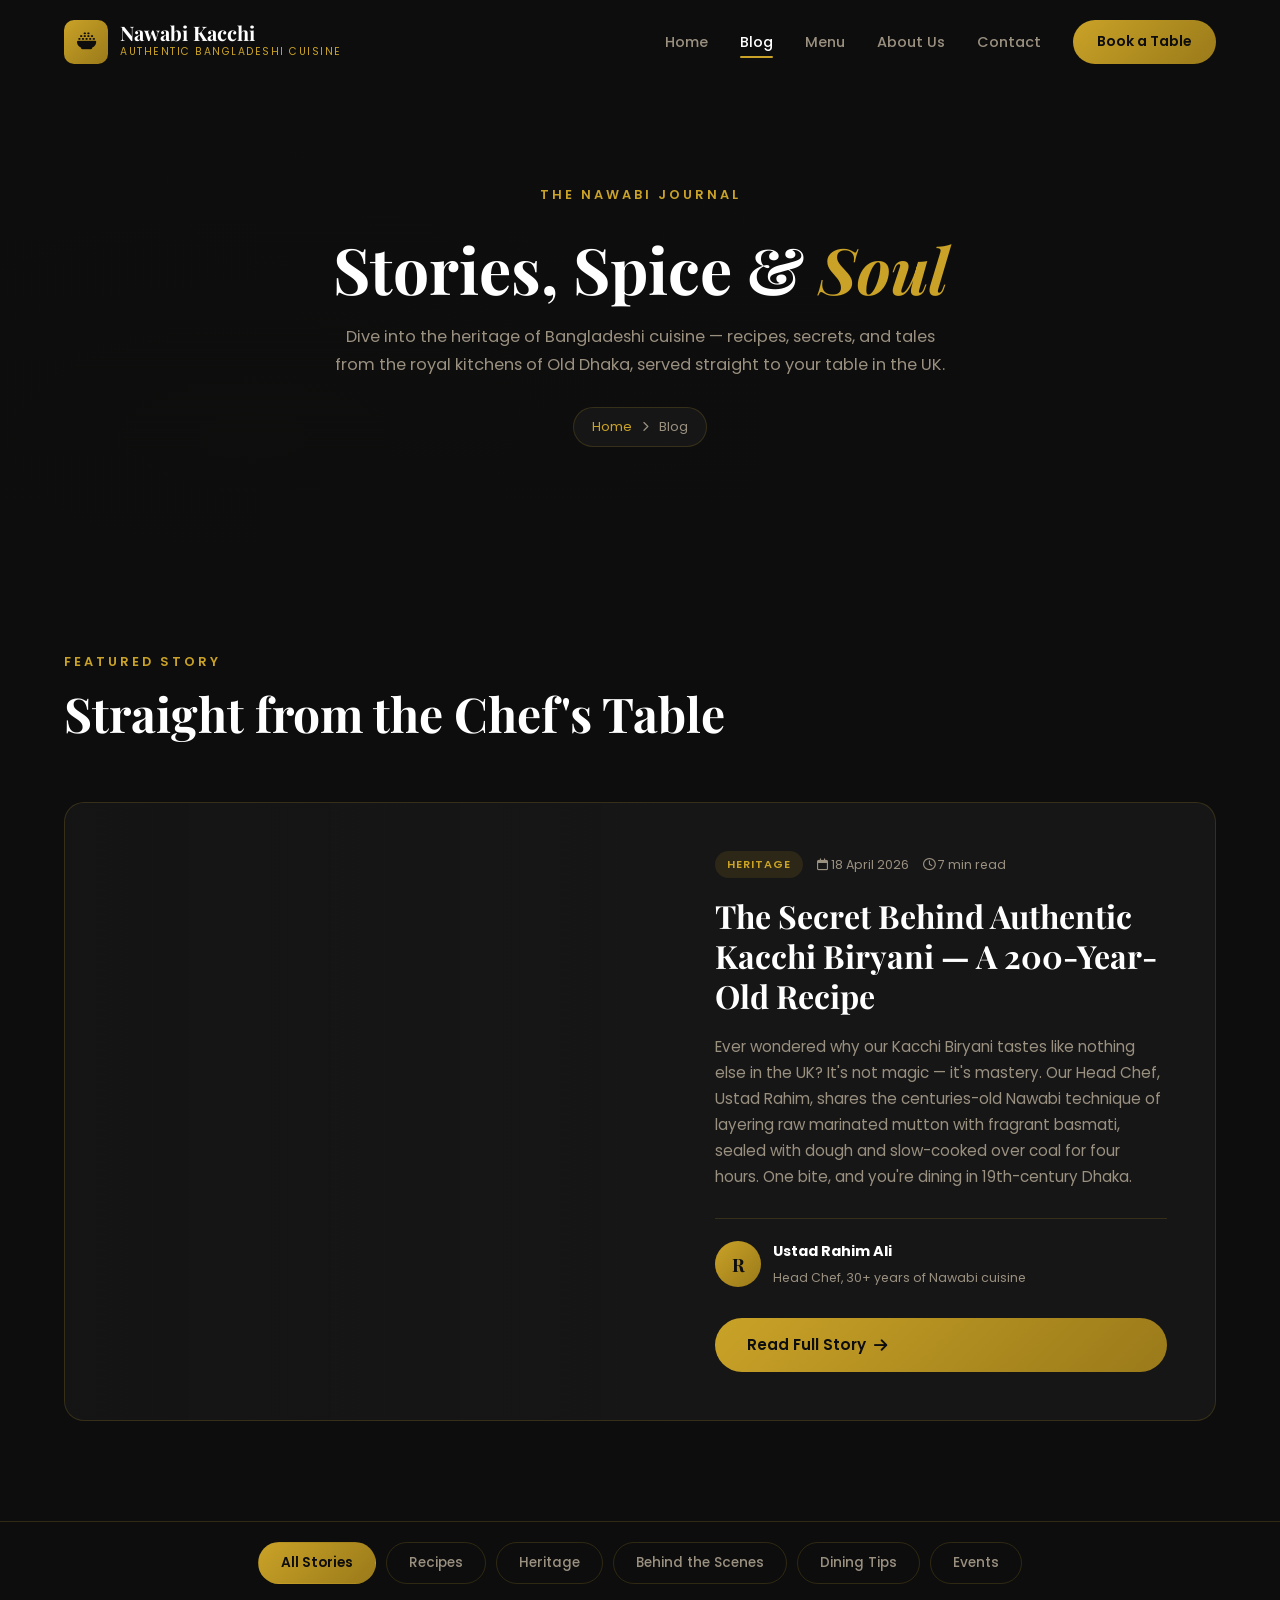
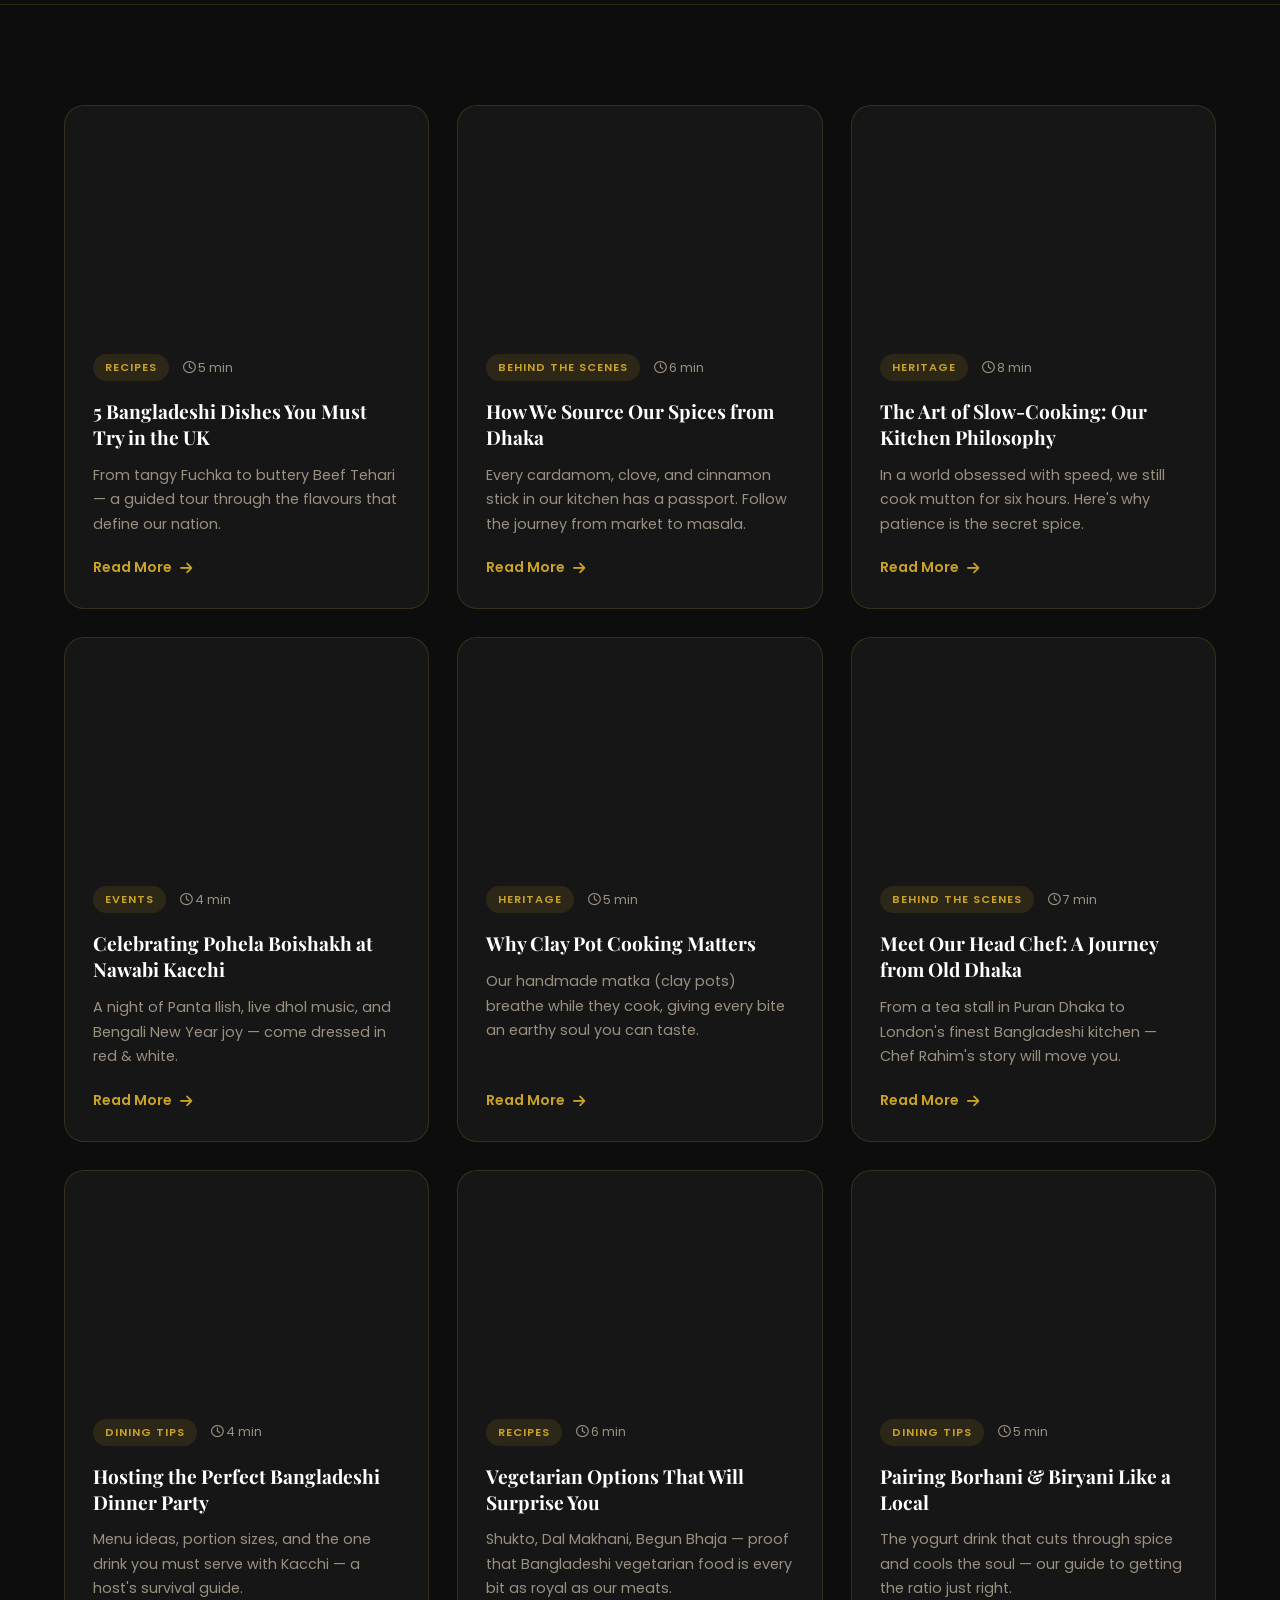
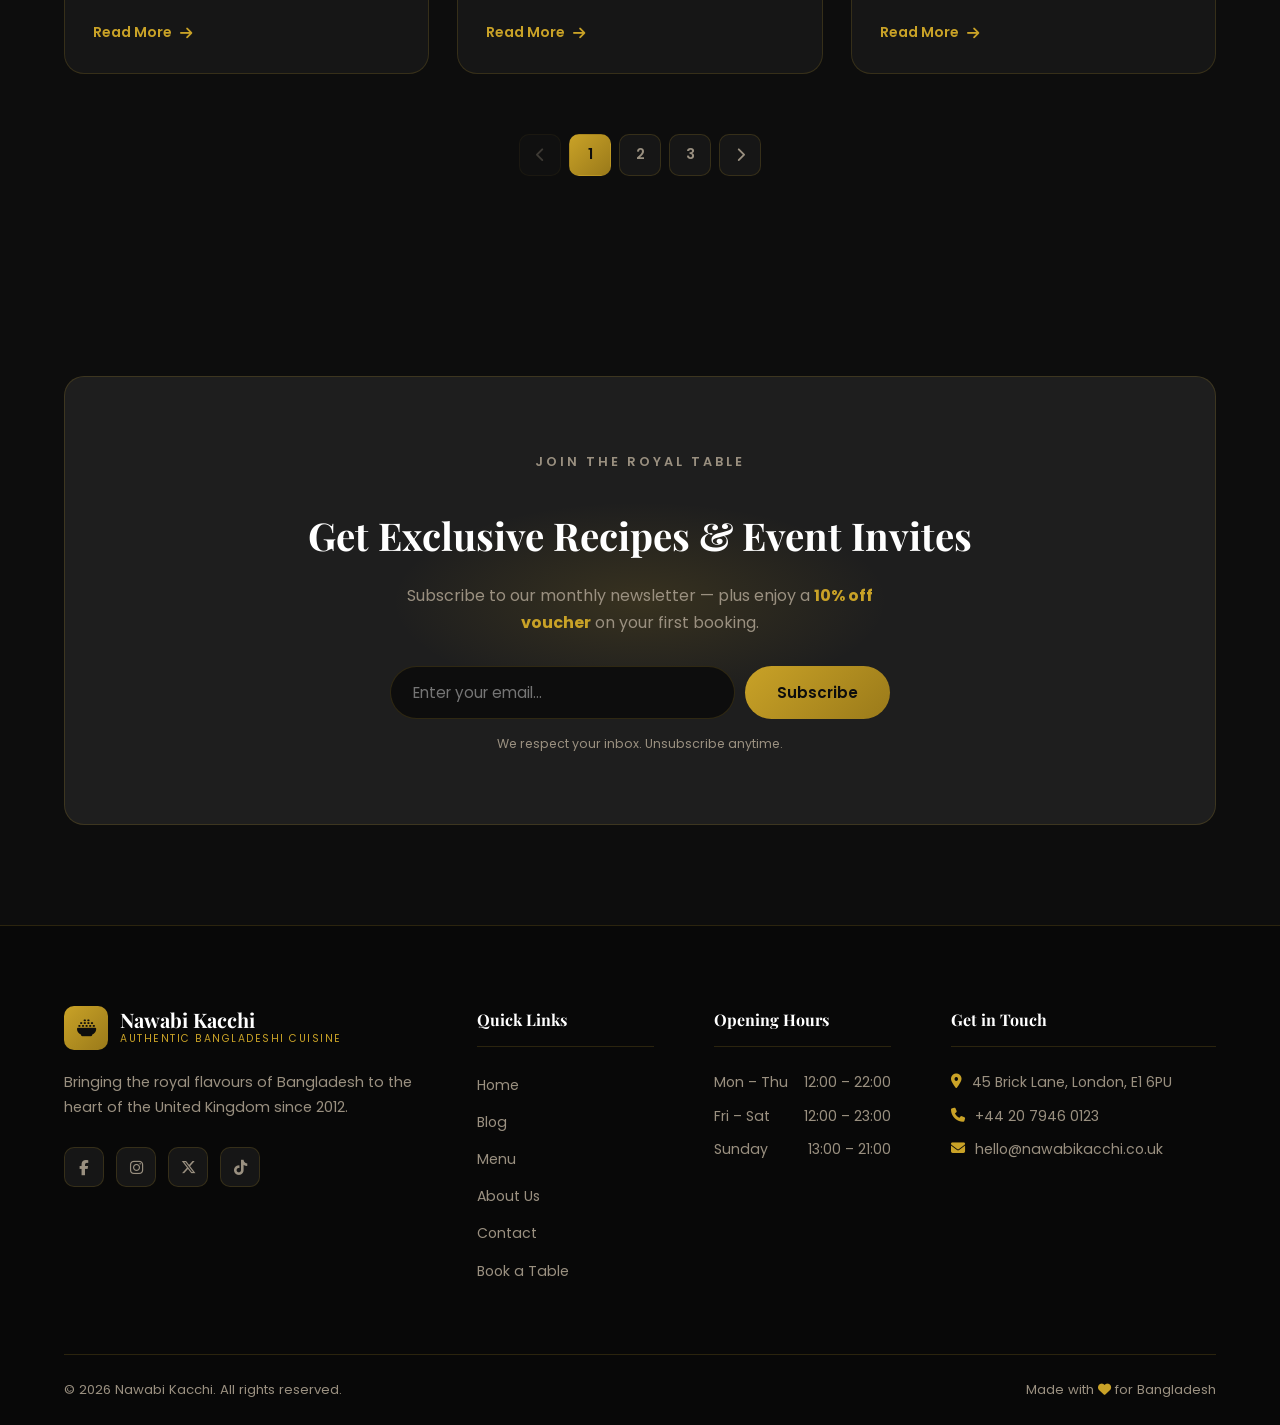
<file: blog.html>
<!DOCTYPE html>
<html lang="en">
<head>
  <meta charset="UTF-8" />
  <meta name="viewport" content="width=device-width, initial-scale=1.0" />
  <title>Blog | Nawabi Kacchi – Stories from Our Royal Kitchen</title>
  <link rel="stylesheet" href="css/style.css" />
  <link rel="stylesheet" href="css/blog.css" />
  <link rel="preconnect" href="https://fonts.googleapis.com" />
  <link rel="preconnect" href="https://fonts.gstatic.com" crossorigin />
  <link href="https://fonts.googleapis.com/css2?family=Playfair+Display:ital,wght@0,400;0,600;0,700;1,400&family=Poppins:wght@300;400;500;600&display=swap" rel="stylesheet" />
  <link rel="stylesheet" href="https://cdnjs.cloudflare.com/ajax/libs/font-awesome/6.5.0/css/all.min.css" />
</head>
<body>

  <!-- ===================== NAVBAR ===================== -->
  <header class="navbar scrolled" id="navbar">
    <div class="nav-container">
      <a href="index.html" class="logo">
        <span class="logo-icon"><i class="fa-solid fa-bowl-rice"></i></span>
        <div class="logo-text">
          <span class="logo-main">Nawabi Kacchi</span>
          <span class="logo-sub">Authentic Bangladeshi Cuisine</span>
        </div>
      </a>

      <nav class="nav-links" id="navLinks">
        <a href="index.html" class="nav-link">Home</a>
        <a href="blog.html" class="nav-link active">Blog</a>
        <a href="menu.html" class="nav-link">Menu</a>
        <a href="about.html" class="nav-link">About Us</a>
        <a href="contact.html" class="nav-link">Contact</a>
        <a href="book-a-table.html" class="btn-book">Book a Table</a>
      </nav>

      <button class="hamburger" id="hamburger" aria-label="Toggle menu">
        <span></span><span></span><span></span>
      </button>
    </div>
  </header>

  <!-- ===================== PAGE HEADER ===================== -->
  <section class="page-hero">
    <div class="page-hero-bg"></div>
    <div class="page-hero-overlay"></div>
    <div class="container page-hero-content">
      <p class="section-tag">The Nawabi Journal</p>
      <h1 class="page-hero-title">Stories, Spice &amp; <em>Soul</em></h1>
      <p class="page-hero-sub">
        Dive into the heritage of Bangladeshi cuisine — recipes, secrets, and tales from
        the royal kitchens of Old Dhaka, served straight to your table in the UK.
      </p>
      <div class="breadcrumbs">
        <a href="index.html">Home</a>
        <i class="fa-solid fa-chevron-right"></i>
        <span>Blog</span>
      </div>
    </div>
  </section>

  <!-- ===================== FEATURED POST ===================== -->
  <section class="featured-post section-padding">
    <div class="container">
      <div class="section-header reveal">
        <p class="section-tag">Featured Story</p>
        <h2 class="section-title">Straight from the Chef's Table</h2>
      </div>

      <article class="featured-card reveal">
        <div class="featured-img"></div>
        <div class="featured-body">
          <div class="post-meta">
            <span class="post-cat">Heritage</span>
            <span><i class="fa-regular fa-calendar"></i> 18 April 2026</span>
            <span><i class="fa-regular fa-clock"></i> 7 min read</span>
          </div>
          <h3 class="featured-title">
            The Secret Behind Authentic Kacchi Biryani — A 200-Year-Old Recipe
          </h3>
          <p>
            Ever wondered why our Kacchi Biryani tastes like nothing else in the UK? It's
            not magic — it's mastery. Our Head Chef, Ustad Rahim, shares the centuries-old
            Nawabi technique of layering raw marinated mutton with fragrant basmati,
            sealed with dough and slow-cooked over coal for four hours. One bite, and
            you're dining in 19th-century Dhaka.
          </p>
          <div class="post-author">
            <div class="author-avatar">R</div>
            <div>
              <strong>Ustad Rahim Ali</strong>
              <span>Head Chef, 30+ years of Nawabi cuisine</span>
            </div>
          </div>
          <a href="#" class="btn-primary">Read Full Story <i class="fa-solid fa-arrow-right"></i></a>
        </div>
      </article>
    </div>
  </section>

  <!-- ===================== BLOG CATEGORIES ===================== -->
  <section class="blog-categories">
    <div class="container">
      <div class="cat-pills reveal">
        <button class="cat-pill active" data-filter="all">All Stories</button>
        <button class="cat-pill" data-filter="recipes">Recipes</button>
        <button class="cat-pill" data-filter="heritage">Heritage</button>
        <button class="cat-pill" data-filter="behind">Behind the Scenes</button>
        <button class="cat-pill" data-filter="tips">Dining Tips</button>
        <button class="cat-pill" data-filter="events">Events</button>
      </div>
    </div>
  </section>

  <!-- ===================== BLOG GRID ===================== -->
  <section class="blog-grid-section section-padding">
    <div class="container">
      <div class="blog-grid">

        <article class="blog-card reveal" data-category="recipes">
          <div class="blog-img blog-img--1"></div>
          <div class="blog-body">
            <div class="post-meta">
              <span class="post-cat">Recipes</span>
              <span><i class="fa-regular fa-clock"></i> 5 min</span>
            </div>
            <h3>5 Bangladeshi Dishes You Must Try in the UK</h3>
            <p>From tangy Fuchka to buttery Beef Tehari — a guided tour through the flavours that define our nation.</p>
            <a href="#" class="blog-link">Read More <i class="fa-solid fa-arrow-right"></i></a>
          </div>
        </article>

        <article class="blog-card reveal" data-category="behind">
          <div class="blog-img blog-img--2"></div>
          <div class="blog-body">
            <div class="post-meta">
              <span class="post-cat">Behind the Scenes</span>
              <span><i class="fa-regular fa-clock"></i> 6 min</span>
            </div>
            <h3>How We Source Our Spices from Dhaka</h3>
            <p>Every cardamom, clove, and cinnamon stick in our kitchen has a passport. Follow the journey from market to masala.</p>
            <a href="#" class="blog-link">Read More <i class="fa-solid fa-arrow-right"></i></a>
          </div>
        </article>

        <article class="blog-card reveal" data-category="heritage">
          <div class="blog-img blog-img--3"></div>
          <div class="blog-body">
            <div class="post-meta">
              <span class="post-cat">Heritage</span>
              <span><i class="fa-regular fa-clock"></i> 8 min</span>
            </div>
            <h3>The Art of Slow-Cooking: Our Kitchen Philosophy</h3>
            <p>In a world obsessed with speed, we still cook mutton for six hours. Here's why patience is the secret spice.</p>
            <a href="#" class="blog-link">Read More <i class="fa-solid fa-arrow-right"></i></a>
          </div>
        </article>

        <article class="blog-card reveal" data-category="events">
          <div class="blog-img blog-img--4"></div>
          <div class="blog-body">
            <div class="post-meta">
              <span class="post-cat">Events</span>
              <span><i class="fa-regular fa-clock"></i> 4 min</span>
            </div>
            <h3>Celebrating Pohela Boishakh at Nawabi Kacchi</h3>
            <p>A night of Panta Ilish, live dhol music, and Bengali New Year joy — come dressed in red &amp; white.</p>
            <a href="#" class="blog-link">Read More <i class="fa-solid fa-arrow-right"></i></a>
          </div>
        </article>

        <article class="blog-card reveal" data-category="heritage">
          <div class="blog-img blog-img--5"></div>
          <div class="blog-body">
            <div class="post-meta">
              <span class="post-cat">Heritage</span>
              <span><i class="fa-regular fa-clock"></i> 5 min</span>
            </div>
            <h3>Why Clay Pot Cooking Matters</h3>
            <p>Our handmade matka (clay pots) breathe while they cook, giving every bite an earthy soul you can taste.</p>
            <a href="#" class="blog-link">Read More <i class="fa-solid fa-arrow-right"></i></a>
          </div>
        </article>

        <article class="blog-card reveal" data-category="behind">
          <div class="blog-img blog-img--6"></div>
          <div class="blog-body">
            <div class="post-meta">
              <span class="post-cat">Behind the Scenes</span>
              <span><i class="fa-regular fa-clock"></i> 7 min</span>
            </div>
            <h3>Meet Our Head Chef: A Journey from Old Dhaka</h3>
            <p>From a tea stall in Puran Dhaka to London's finest Bangladeshi kitchen — Chef Rahim's story will move you.</p>
            <a href="#" class="blog-link">Read More <i class="fa-solid fa-arrow-right"></i></a>
          </div>
        </article>

        <article class="blog-card reveal" data-category="tips">
          <div class="blog-img blog-img--7"></div>
          <div class="blog-body">
            <div class="post-meta">
              <span class="post-cat">Dining Tips</span>
              <span><i class="fa-regular fa-clock"></i> 4 min</span>
            </div>
            <h3>Hosting the Perfect Bangladeshi Dinner Party</h3>
            <p>Menu ideas, portion sizes, and the one drink you must serve with Kacchi — a host's survival guide.</p>
            <a href="#" class="blog-link">Read More <i class="fa-solid fa-arrow-right"></i></a>
          </div>
        </article>

        <article class="blog-card reveal" data-category="recipes">
          <div class="blog-img blog-img--8"></div>
          <div class="blog-body">
            <div class="post-meta">
              <span class="post-cat">Recipes</span>
              <span><i class="fa-regular fa-clock"></i> 6 min</span>
            </div>
            <h3>Vegetarian Options That Will Surprise You</h3>
            <p>Shukto, Dal Makhani, Begun Bhaja — proof that Bangladeshi vegetarian food is every bit as royal as our meats.</p>
            <a href="#" class="blog-link">Read More <i class="fa-solid fa-arrow-right"></i></a>
          </div>
        </article>

        <article class="blog-card reveal" data-category="tips">
          <div class="blog-img blog-img--9"></div>
          <div class="blog-body">
            <div class="post-meta">
              <span class="post-cat">Dining Tips</span>
              <span><i class="fa-regular fa-clock"></i> 5 min</span>
            </div>
            <h3>Pairing Borhani &amp; Biryani Like a Local</h3>
            <p>The yogurt drink that cuts through spice and cools the soul — our guide to getting the ratio just right.</p>
            <a href="#" class="blog-link">Read More <i class="fa-solid fa-arrow-right"></i></a>
          </div>
        </article>

      </div>

      <div class="pagination reveal">
        <button class="page-btn" disabled><i class="fa-solid fa-chevron-left"></i></button>
        <button class="page-btn active">1</button>
        <button class="page-btn">2</button>
        <button class="page-btn">3</button>
        <button class="page-btn"><i class="fa-solid fa-chevron-right"></i></button>
      </div>
    </div>
  </section>

  <!-- ===================== NEWSLETTER ===================== -->
  <section class="newsletter section-padding reveal">
    <div class="container">
      <div class="newsletter-box">
        <div class="cta-glow"></div>
        <p class="section-tag">Join the Royal Table</p>
        <h2>Get Exclusive Recipes &amp; Event Invites</h2>
        <p>Subscribe to our monthly newsletter — plus enjoy a <strong>10% off voucher</strong> on your first booking.</p>
        <form class="newsletter-form" onsubmit="event.preventDefault(); alert('Welcome to the Nawabi family!'); this.reset();">
          <input type="email" placeholder="Enter your email..." required />
          <button type="submit" class="btn-primary">Subscribe</button>
        </form>
        <small>We respect your inbox. Unsubscribe anytime.</small>
      </div>
    </div>
  </section>

  <!-- ===================== FOOTER ===================== -->
  <footer class="footer">
    <div class="container">
      <div class="footer-grid">
        <div class="footer-brand">
          <a href="index.html" class="logo">
            <span class="logo-icon"><i class="fa-solid fa-bowl-rice"></i></span>
            <div class="logo-text">
              <span class="logo-main">Nawabi Kacchi</span>
              <span class="logo-sub">Authentic Bangladeshi Cuisine</span>
            </div>
          </a>
          <p>Bringing the royal flavours of Bangladesh to the heart of the United Kingdom since 2012.</p>
          <div class="social-links">
            <a href="#" aria-label="Facebook"><i class="fa-brands fa-facebook-f"></i></a>
            <a href="#" aria-label="Instagram"><i class="fa-brands fa-instagram"></i></a>
            <a href="#" aria-label="X / Twitter"><i class="fa-brands fa-x-twitter"></i></a>
            <a href="#" aria-label="TikTok"><i class="fa-brands fa-tiktok"></i></a>
          </div>
        </div>

        <div class="footer-col">
          <h4>Quick Links</h4>
          <ul>
            <li><a href="index.html">Home</a></li>
            <li><a href="blog.html">Blog</a></li>
            <li><a href="menu.html">Menu</a></li>
            <li><a href="about.html">About Us</a></li>
            <li><a href="contact.html">Contact</a></li>
            <li><a href="book-a-table.html">Book a Table</a></li>
          </ul>
        </div>

        <div class="footer-col">
          <h4>Opening Hours</h4>
          <ul class="hours-list">
            <li><span>Mon &ndash; Thu</span><span>12:00 &ndash; 22:00</span></li>
            <li><span>Fri &ndash; Sat</span><span>12:00 &ndash; 23:00</span></li>
            <li><span>Sunday</span><span>13:00 &ndash; 21:00</span></li>
          </ul>
        </div>

        <div class="footer-col">
          <h4>Get in Touch</h4>
          <ul class="contact-list">
            <li><i class="fa-solid fa-location-dot"></i> 45 Brick Lane, London, E1 6PU</li>
            <li><i class="fa-solid fa-phone"></i> +44 20 7946 0123</li>
            <li><i class="fa-solid fa-envelope"></i> hello@nawabikacchi.co.uk</li>
          </ul>
        </div>
      </div>

      <div class="footer-bottom">
        <p>&copy; 2026 Nawabi Kacchi. All rights reserved.</p>
        <p>Made with <i class="fa-solid fa-heart" style="color:#c9a227"></i> for Bangladesh</p>
      </div>
    </div>
  </footer>

  <script src="js/main.js"></script>
  <script src="js/blog.js"></script>
</body>
</html>
</file>
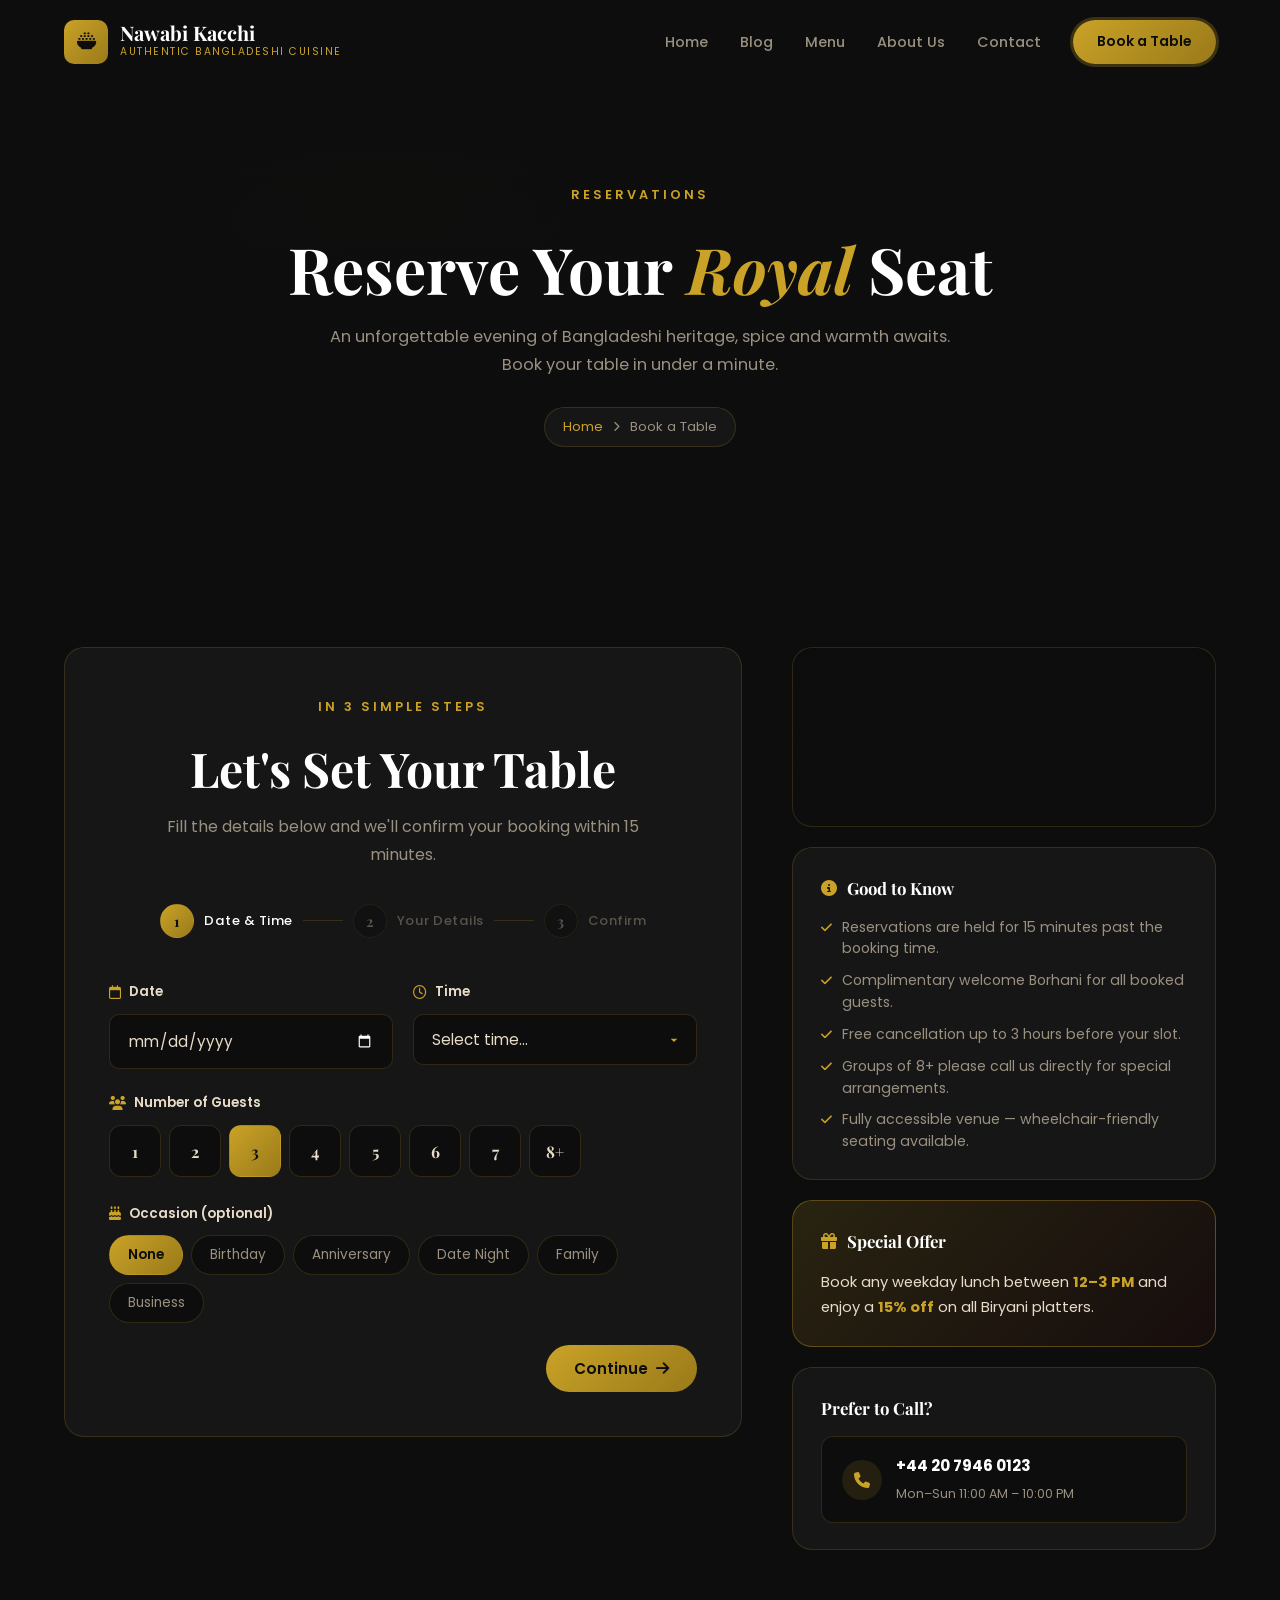
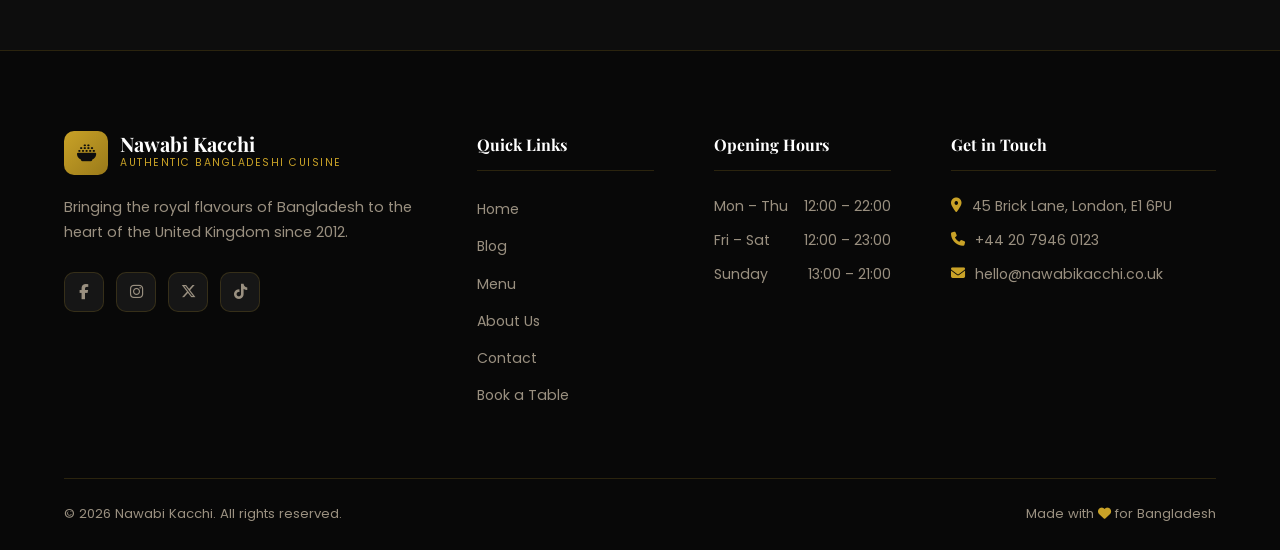
<file: book-a-table.html>
<!DOCTYPE html>
<html lang="en">
<head>
  <meta charset="UTF-8" />
  <meta name="viewport" content="width=device-width, initial-scale=1.0" />
  <title>Book a Table | Nawabi Kacchi – Reserve Your Royal Seat</title>
  <link rel="stylesheet" href="css/style.css" />
  <link rel="stylesheet" href="css/book.css" />
  <link rel="preconnect" href="https://fonts.googleapis.com" />
  <link rel="preconnect" href="https://fonts.gstatic.com" crossorigin />
  <link href="https://fonts.googleapis.com/css2?family=Playfair+Display:ital,wght@0,400;0,600;0,700;1,400&family=Poppins:wght@300;400;500;600&display=swap" rel="stylesheet" />
  <link rel="stylesheet" href="https://cdnjs.cloudflare.com/ajax/libs/font-awesome/6.5.0/css/all.min.css" />
</head>
<body>

  <!-- ===================== NAVBAR ===================== -->
  <header class="navbar scrolled" id="navbar">
    <div class="nav-container">
      <a href="index.html" class="logo">
        <span class="logo-icon"><i class="fa-solid fa-bowl-rice"></i></span>
        <div class="logo-text">
          <span class="logo-main">Nawabi Kacchi</span>
          <span class="logo-sub">Authentic Bangladeshi Cuisine</span>
        </div>
      </a>

      <nav class="nav-links" id="navLinks">
        <a href="index.html" class="nav-link">Home</a>
        <a href="blog.html" class="nav-link">Blog</a>
        <a href="menu.html" class="nav-link">Menu</a>
        <a href="about.html" class="nav-link">About Us</a>
        <a href="contact.html" class="nav-link">Contact</a>
        <a href="book-a-table.html" class="btn-book active">Book a Table</a>
      </nav>

      <button class="hamburger" id="hamburger" aria-label="Toggle menu">
        <span></span><span></span><span></span>
      </button>
    </div>
  </header>

  <!-- ===================== PAGE HEADER ===================== -->
  <section class="page-hero">
    <div class="page-hero-bg book-hero-bg"></div>
    <div class="page-hero-overlay"></div>
    <div class="container page-hero-content">
      <p class="section-tag">Reservations</p>
      <h1 class="page-hero-title">Reserve Your <em>Royal</em> Seat</h1>
      <p class="page-hero-sub">
        An unforgettable evening of Bangladeshi heritage, spice and warmth awaits.
        Book your table in under a minute.
      </p>
      <div class="breadcrumbs">
        <a href="index.html">Home</a>
        <i class="fa-solid fa-chevron-right"></i>
        <span>Book a Table</span>
      </div>
    </div>
  </section>

  <!-- ===================== BOOKING SECTION ===================== -->
  <section class="booking-section section-padding">
    <div class="container">
      <div class="booking-grid">

        <!-- BOOKING FORM -->
        <div class="booking-form-wrap reveal">
          <div class="booking-header">
            <p class="section-tag">In 3 Simple Steps</p>
            <h2 class="section-title">Let's Set Your Table</h2>
            <p class="section-sub">Fill the details below and we'll confirm your booking within 15 minutes.</p>
          </div>

          <!-- STEP INDICATOR -->
          <div class="step-indicator">
            <div class="step active" data-step="1">
              <div class="step-num">1</div>
              <span>Date &amp; Time</span>
            </div>
            <div class="step-line"></div>
            <div class="step" data-step="2">
              <div class="step-num">2</div>
              <span>Your Details</span>
            </div>
            <div class="step-line"></div>
            <div class="step" data-step="3">
              <div class="step-num">3</div>
              <span>Confirm</span>
            </div>
          </div>

          <form class="booking-form" id="bookingForm">

            <!-- STEP 1 -->
            <div class="step-panel active" data-panel="1">
              <div class="form-row">
                <div class="form-field">
                  <label><i class="fa-regular fa-calendar"></i> Date</label>
                  <input type="date" name="date" required />
                </div>
                <div class="form-field">
                  <label><i class="fa-regular fa-clock"></i> Time</label>
                  <select name="time" required>
                    <option value="">Select time...</option>
                    <option>12:00 PM</option>
                    <option>12:30 PM</option>
                    <option>1:00 PM</option>
                    <option>1:30 PM</option>
                    <option>2:00 PM</option>
                    <option>6:00 PM</option>
                    <option>6:30 PM</option>
                    <option>7:00 PM</option>
                    <option>7:30 PM</option>
                    <option>8:00 PM</option>
                    <option>8:30 PM</option>
                    <option>9:00 PM</option>
                  </select>
                </div>
              </div>

              <div class="form-field">
                <label><i class="fa-solid fa-users"></i> Number of Guests</label>
                <div class="guest-selector">
                  <button type="button" class="guest-btn" data-guests="1">1</button>
                  <button type="button" class="guest-btn" data-guests="2">2</button>
                  <button type="button" class="guest-btn active" data-guests="3">3</button>
                  <button type="button" class="guest-btn" data-guests="4">4</button>
                  <button type="button" class="guest-btn" data-guests="5">5</button>
                  <button type="button" class="guest-btn" data-guests="6">6</button>
                  <button type="button" class="guest-btn" data-guests="7">7</button>
                  <button type="button" class="guest-btn" data-guests="8+">8+</button>
                </div>
                <input type="hidden" name="guests" id="guestsInput" value="3" />
              </div>

              <div class="form-field">
                <label><i class="fa-solid fa-cake-candles"></i> Occasion (optional)</label>
                <div class="occasion-chips">
                  <button type="button" class="chip" data-val="none">None</button>
                  <button type="button" class="chip" data-val="birthday">Birthday</button>
                  <button type="button" class="chip" data-val="anniversary">Anniversary</button>
                  <button type="button" class="chip" data-val="date">Date Night</button>
                  <button type="button" class="chip" data-val="family">Family</button>
                  <button type="button" class="chip" data-val="business">Business</button>
                </div>
                <input type="hidden" name="occasion" id="occasionInput" value="none" />
              </div>

              <div class="form-nav">
                <button type="button" class="btn-primary next-step">
                  Continue <i class="fa-solid fa-arrow-right"></i>
                </button>
              </div>
            </div>

            <!-- STEP 2 -->
            <div class="step-panel" data-panel="2">
              <div class="form-row">
                <div class="form-field">
                  <label><i class="fa-solid fa-user"></i> Full Name</label>
                  <input type="text" name="name" placeholder="Your name" required />
                </div>
                <div class="form-field">
                  <label><i class="fa-solid fa-envelope"></i> Email</label>
                  <input type="email" name="email" placeholder="you@email.com" required />
                </div>
              </div>

              <div class="form-field">
                <label><i class="fa-solid fa-phone"></i> Phone Number</label>
                <input type="tel" name="phone" placeholder="+44 ..." required />
              </div>

              <div class="form-field">
                <label><i class="fa-regular fa-note-sticky"></i> Special Requests (optional)</label>
                <textarea name="notes" rows="4" placeholder="Allergies, dietary requirements, seating preferences, surprise arrangements..."></textarea>
              </div>

              <div class="form-nav">
                <button type="button" class="btn-outline prev-step">
                  <i class="fa-solid fa-arrow-left"></i> Back
                </button>
                <button type="button" class="btn-primary next-step">
                  Review <i class="fa-solid fa-arrow-right"></i>
                </button>
              </div>
            </div>

            <!-- STEP 3 -->
            <div class="step-panel" data-panel="3">
              <div class="review-box">
                <h3>Review Your Reservation</h3>
                <div class="review-grid">
                  <div><span>Date</span><strong id="rDate">—</strong></div>
                  <div><span>Time</span><strong id="rTime">—</strong></div>
                  <div><span>Guests</span><strong id="rGuests">—</strong></div>
                  <div><span>Occasion</span><strong id="rOccasion">—</strong></div>
                  <div><span>Name</span><strong id="rName">—</strong></div>
                  <div><span>Email</span><strong id="rEmail">—</strong></div>
                  <div><span>Phone</span><strong id="rPhone">—</strong></div>
                </div>
                <div class="review-notes" id="rNotesWrap" style="display:none;">
                  <span>Notes</span>
                  <p id="rNotes">—</p>
                </div>
              </div>

              <div class="form-check">
                <input type="checkbox" id="terms" required />
                <label for="terms">I agree to the reservation terms and cancellation policy</label>
              </div>

              <div class="form-nav">
                <button type="button" class="btn-outline prev-step">
                  <i class="fa-solid fa-arrow-left"></i> Back
                </button>
                <button type="submit" class="btn-primary btn-lg">
                  Confirm Reservation <i class="fa-solid fa-check"></i>
                </button>
              </div>
            </div>

            <!-- SUCCESS -->
            <div class="booking-success" id="bookingSuccess">
              <div class="success-icon">
                <i class="fa-solid fa-check"></i>
              </div>
              <h3>Your Royal Seat is Reserved!</h3>
              <p>Thank you for booking with Nawabi Kacchi. We've sent a confirmation to your email.<br />
                 We can't wait to welcome you to our table.</p>
              <a href="index.html" class="btn-primary">Back to Home</a>
            </div>

          </form>
        </div>

        <!-- BOOKING ASIDE -->
        <aside class="booking-aside reveal">
          <div class="aside-image"></div>

          <div class="aside-box">
            <h4><i class="fa-solid fa-circle-info"></i> Good to Know</h4>
            <ul class="tick-list">
              <li><i class="fa-solid fa-check"></i> Reservations are held for 15 minutes past the booking time.</li>
              <li><i class="fa-solid fa-check"></i> Complimentary welcome Borhani for all booked guests.</li>
              <li><i class="fa-solid fa-check"></i> Free cancellation up to 3 hours before your slot.</li>
              <li><i class="fa-solid fa-check"></i> Groups of 8+ please call us directly for special arrangements.</li>
              <li><i class="fa-solid fa-check"></i> Fully accessible venue &mdash; wheelchair-friendly seating available.</li>
            </ul>
          </div>

          <div class="aside-box aside-highlight">
            <h4><i class="fa-solid fa-gift"></i> Special Offer</h4>
            <p>Book any weekday lunch between <strong>12&ndash;3 PM</strong> and enjoy a <strong>15% off</strong> on all Biryani platters.</p>
          </div>

          <div class="aside-contact">
            <h4>Prefer to Call?</h4>
            <a href="tel:+442079460123" class="aside-call">
              <i class="fa-solid fa-phone"></i>
              <div>
                <strong>+44 20 7946 0123</strong>
                <span>Mon&ndash;Sun 11:00 AM &ndash; 10:00 PM</span>
              </div>
            </a>
          </div>
        </aside>

      </div>
    </div>
  </section>

  <!-- ===================== FOOTER ===================== -->
  <footer class="footer">
    <div class="container">
      <div class="footer-grid">
        <div class="footer-brand">
          <a href="index.html" class="logo">
            <span class="logo-icon"><i class="fa-solid fa-bowl-rice"></i></span>
            <div class="logo-text">
              <span class="logo-main">Nawabi Kacchi</span>
              <span class="logo-sub">Authentic Bangladeshi Cuisine</span>
            </div>
          </a>
          <p>Bringing the royal flavours of Bangladesh to the heart of the United Kingdom since 2012.</p>
          <div class="social-links">
            <a href="#" aria-label="Facebook"><i class="fa-brands fa-facebook-f"></i></a>
            <a href="#" aria-label="Instagram"><i class="fa-brands fa-instagram"></i></a>
            <a href="#" aria-label="X / Twitter"><i class="fa-brands fa-x-twitter"></i></a>
            <a href="#" aria-label="TikTok"><i class="fa-brands fa-tiktok"></i></a>
          </div>
        </div>

        <div class="footer-col">
          <h4>Quick Links</h4>
          <ul>
            <li><a href="index.html">Home</a></li>
            <li><a href="blog.html">Blog</a></li>
            <li><a href="menu.html">Menu</a></li>
            <li><a href="about.html">About Us</a></li>
            <li><a href="contact.html">Contact</a></li>
            <li><a href="book-a-table.html">Book a Table</a></li>
          </ul>
        </div>

        <div class="footer-col">
          <h4>Opening Hours</h4>
          <ul class="hours-list">
            <li><span>Mon &ndash; Thu</span><span>12:00 &ndash; 22:00</span></li>
            <li><span>Fri &ndash; Sat</span><span>12:00 &ndash; 23:00</span></li>
            <li><span>Sunday</span><span>13:00 &ndash; 21:00</span></li>
          </ul>
        </div>

        <div class="footer-col">
          <h4>Get in Touch</h4>
          <ul class="contact-list">
            <li><i class="fa-solid fa-location-dot"></i> 45 Brick Lane, London, E1 6PU</li>
            <li><i class="fa-solid fa-phone"></i> +44 20 7946 0123</li>
            <li><i class="fa-solid fa-envelope"></i> hello@nawabikacchi.co.uk</li>
          </ul>
        </div>
      </div>

      <div class="footer-bottom">
        <p>&copy; 2026 Nawabi Kacchi. All rights reserved.</p>
        <p>Made with <i class="fa-solid fa-heart" style="color:#c9a227"></i> for Bangladesh</p>
      </div>
    </div>
  </footer>

  <script src="js/main.js"></script>
  <script src="js/book.js"></script>
</body>
</html>
</file>
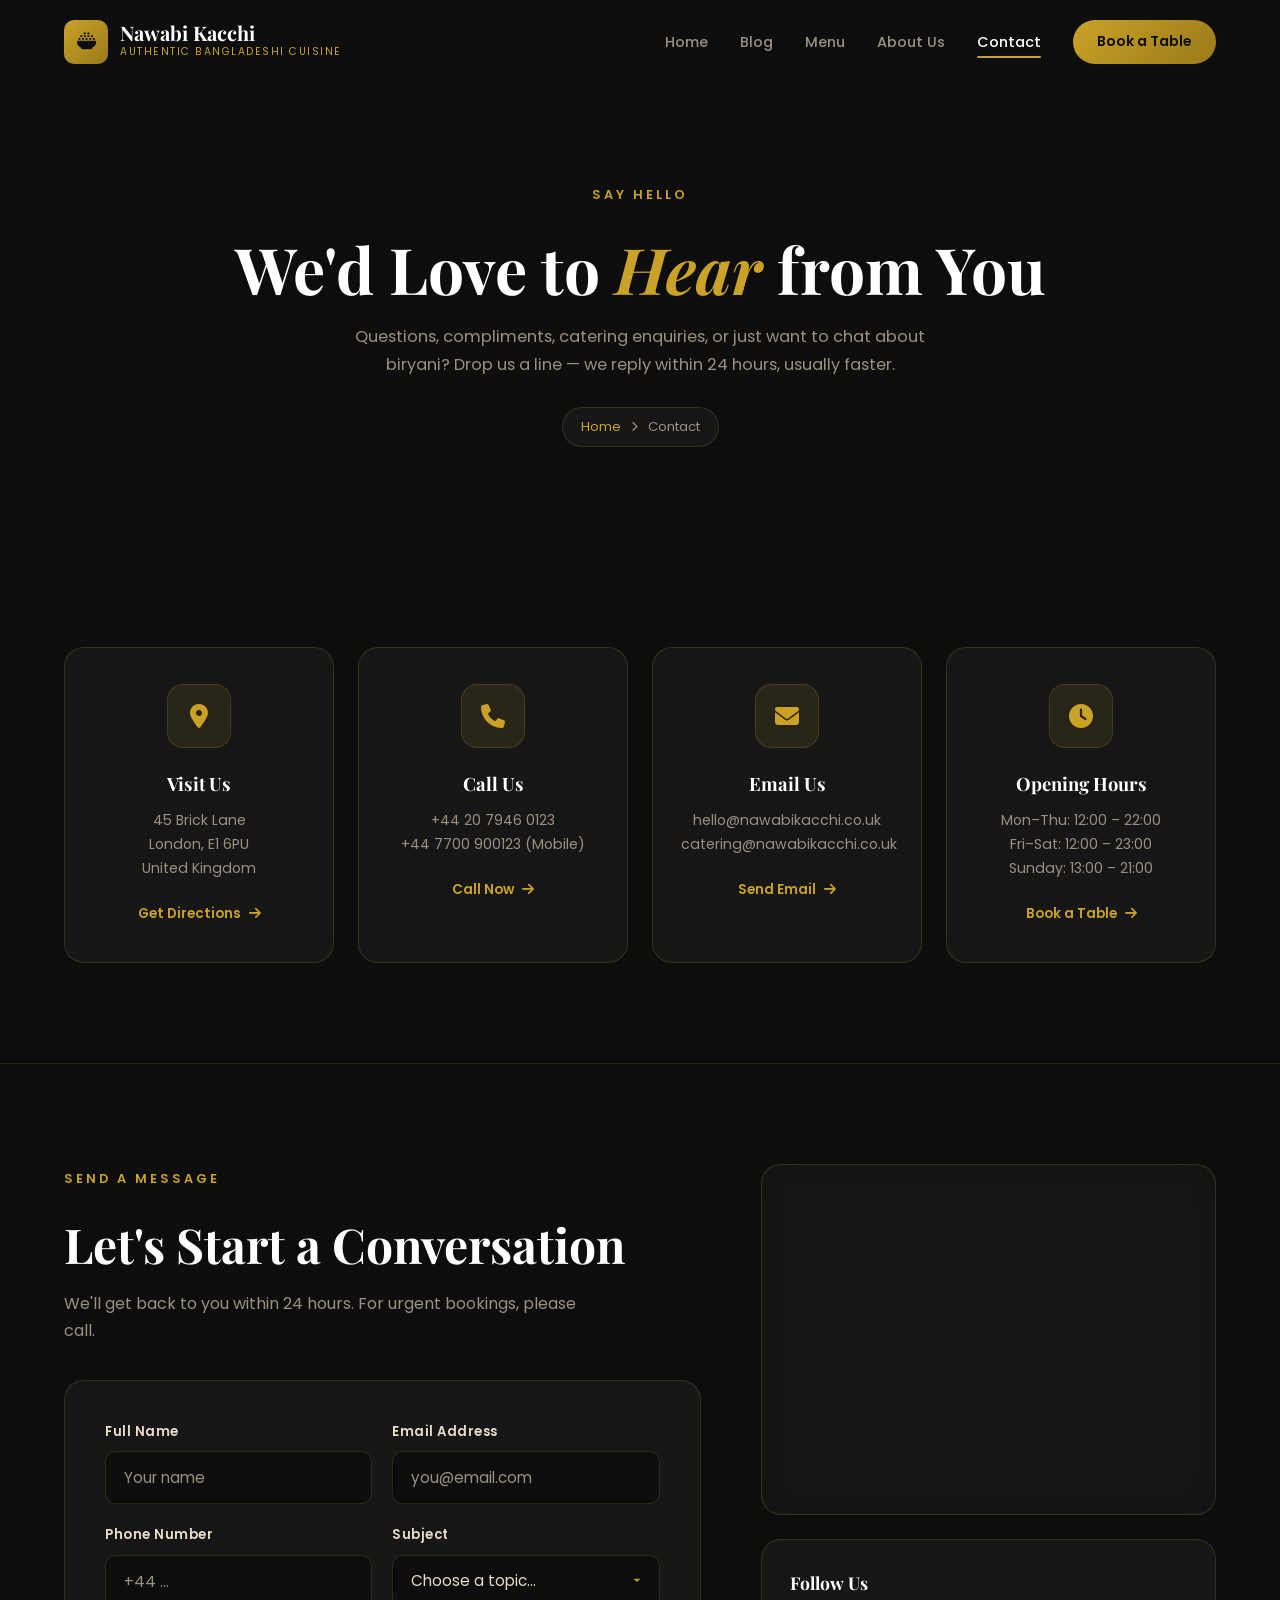
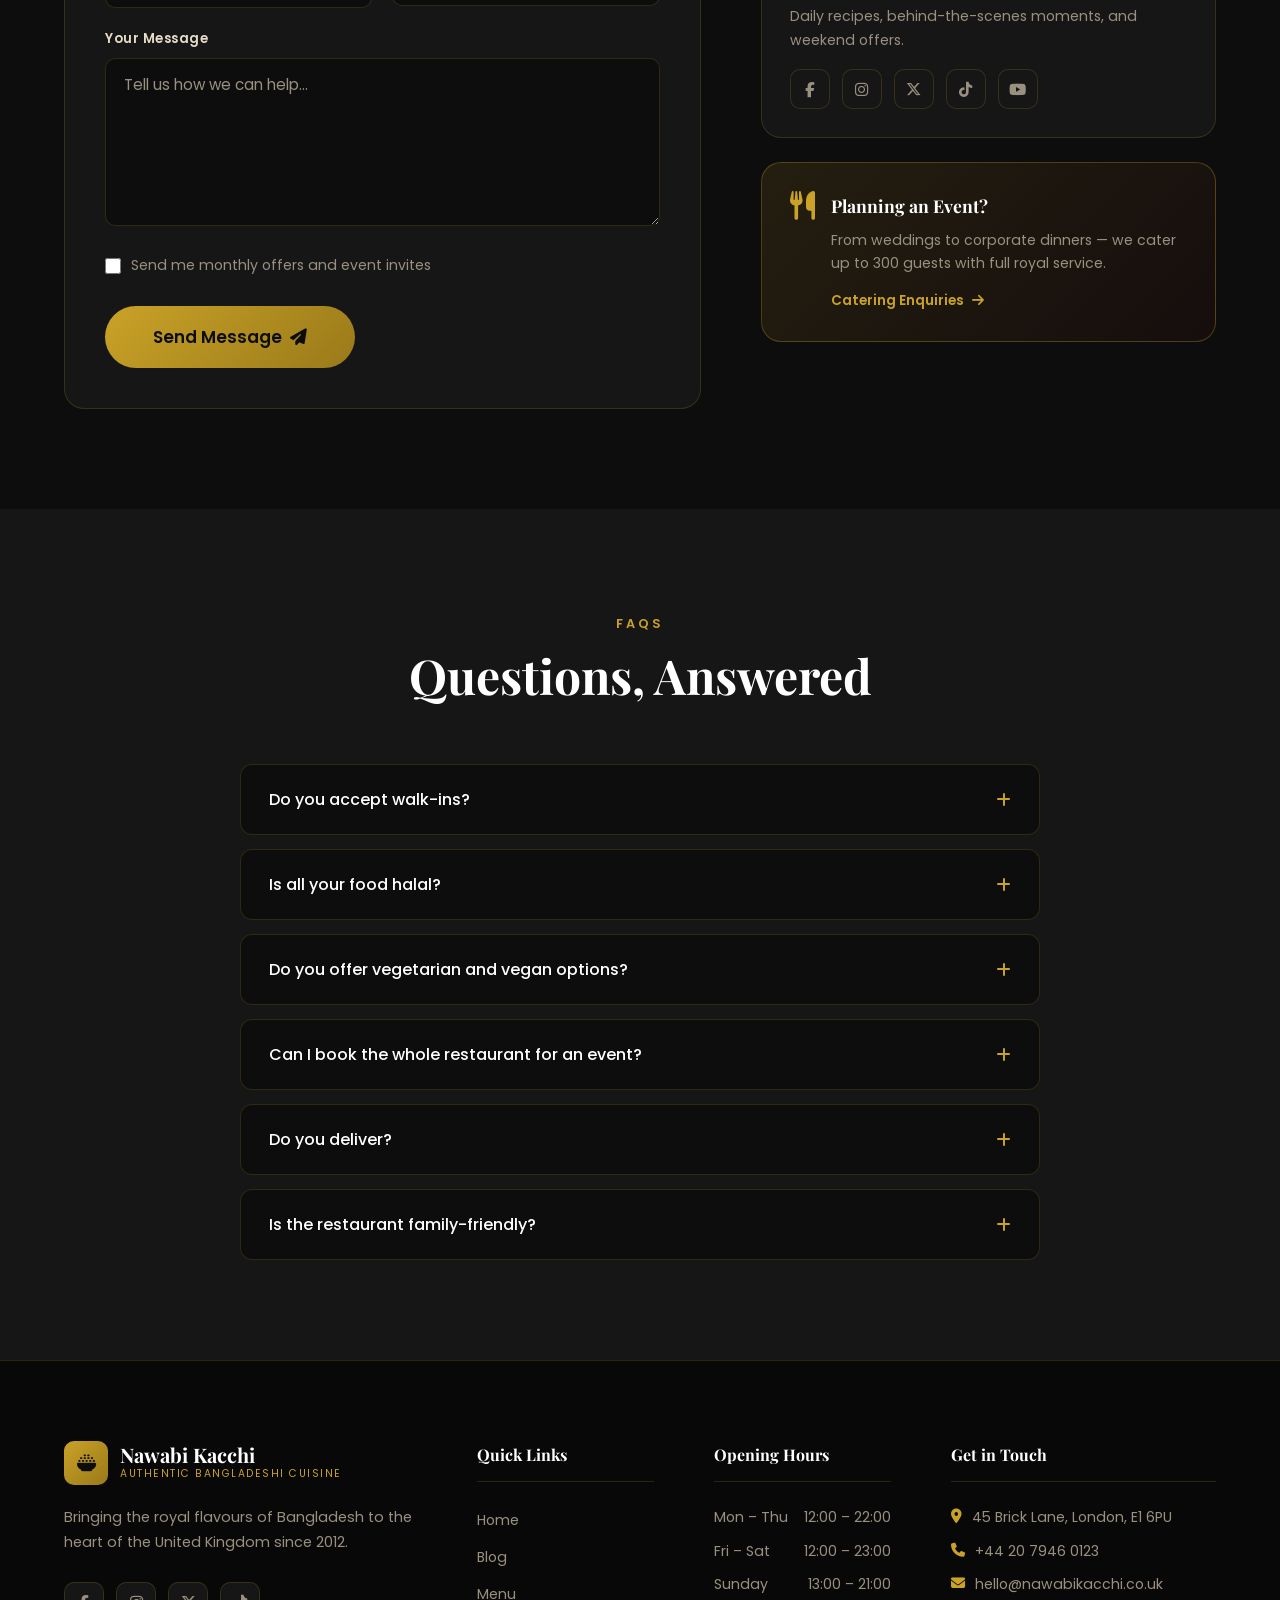
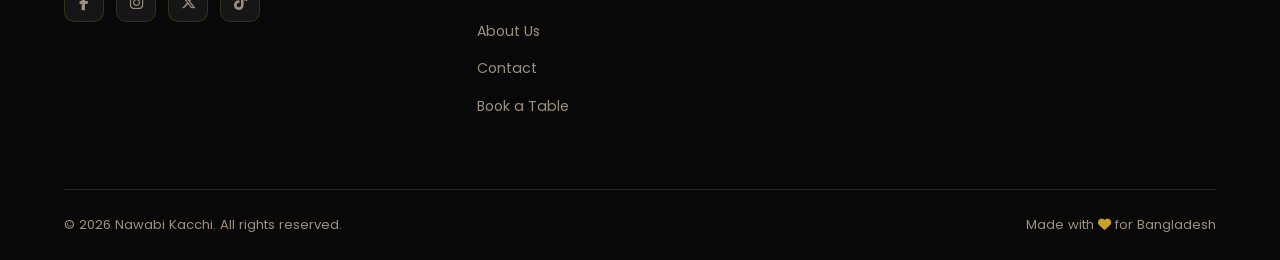
<file: contact.html>
<!DOCTYPE html>
<html lang="en">
<head>
  <meta charset="UTF-8" />
  <meta name="viewport" content="width=device-width, initial-scale=1.0" />
  <title>Contact Us | Nawabi Kacchi – We'd Love to Hear from You</title>
  <link rel="stylesheet" href="css/style.css" />
  <link rel="stylesheet" href="css/contact.css" />
  <link rel="preconnect" href="https://fonts.googleapis.com" />
  <link rel="preconnect" href="https://fonts.gstatic.com" crossorigin />
  <link href="https://fonts.googleapis.com/css2?family=Playfair+Display:ital,wght@0,400;0,600;0,700;1,400&family=Poppins:wght@300;400;500;600&display=swap" rel="stylesheet" />
  <link rel="stylesheet" href="https://cdnjs.cloudflare.com/ajax/libs/font-awesome/6.5.0/css/all.min.css" />
</head>
<body>

  <!-- ===================== NAVBAR ===================== -->
  <header class="navbar scrolled" id="navbar">
    <div class="nav-container">
      <a href="index.html" class="logo">
        <span class="logo-icon"><i class="fa-solid fa-bowl-rice"></i></span>
        <div class="logo-text">
          <span class="logo-main">Nawabi Kacchi</span>
          <span class="logo-sub">Authentic Bangladeshi Cuisine</span>
        </div>
      </a>

      <nav class="nav-links" id="navLinks">
        <a href="index.html" class="nav-link">Home</a>
        <a href="blog.html" class="nav-link">Blog</a>
        <a href="menu.html" class="nav-link">Menu</a>
        <a href="about.html" class="nav-link">About Us</a>
        <a href="contact.html" class="nav-link active">Contact</a>
        <a href="book-a-table.html" class="btn-book">Book a Table</a>
      </nav>

      <button class="hamburger" id="hamburger" aria-label="Toggle menu">
        <span></span><span></span><span></span>
      </button>
    </div>
  </header>

  <!-- ===================== PAGE HEADER ===================== -->
  <section class="page-hero">
    <div class="page-hero-bg contact-hero-bg"></div>
    <div class="page-hero-overlay"></div>
    <div class="container page-hero-content">
      <p class="section-tag">Say Hello</p>
      <h1 class="page-hero-title">We'd Love to <em>Hear</em> from You</h1>
      <p class="page-hero-sub">
        Questions, compliments, catering enquiries, or just want to chat about biryani?
        Drop us a line — we reply within 24 hours, usually faster.
      </p>
      <div class="breadcrumbs">
        <a href="index.html">Home</a>
        <i class="fa-solid fa-chevron-right"></i>
        <span>Contact</span>
      </div>
    </div>
  </section>

  <!-- ===================== INFO CARDS ===================== -->
  <section class="info-cards-section section-padding">
    <div class="container">
      <div class="info-cards">

        <div class="info-card reveal">
          <div class="info-icon"><i class="fa-solid fa-location-dot"></i></div>
          <h3>Visit Us</h3>
          <p>45 Brick Lane<br />London, E1 6PU<br />United Kingdom</p>
          <a href="https://maps.google.com" target="_blank" class="info-link">
            Get Directions <i class="fa-solid fa-arrow-right"></i>
          </a>
        </div>

        <div class="info-card reveal">
          <div class="info-icon"><i class="fa-solid fa-phone"></i></div>
          <h3>Call Us</h3>
          <p>+44 20 7946 0123<br />+44 7700 900123 (Mobile)</p>
          <a href="tel:+442079460123" class="info-link">
            Call Now <i class="fa-solid fa-arrow-right"></i>
          </a>
        </div>

        <div class="info-card reveal">
          <div class="info-icon"><i class="fa-solid fa-envelope"></i></div>
          <h3>Email Us</h3>
          <p>hello@nawabikacchi.co.uk<br />catering@nawabikacchi.co.uk</p>
          <a href="mailto:hello@nawabikacchi.co.uk" class="info-link">
            Send Email <i class="fa-solid fa-arrow-right"></i>
          </a>
        </div>

        <div class="info-card reveal">
          <div class="info-icon"><i class="fa-solid fa-clock"></i></div>
          <h3>Opening Hours</h3>
          <p>Mon&ndash;Thu: 12:00 &ndash; 22:00<br />Fri&ndash;Sat: 12:00 &ndash; 23:00<br />Sunday: 13:00 &ndash; 21:00</p>
          <a href="book-a-table.html" class="info-link">
            Book a Table <i class="fa-solid fa-arrow-right"></i>
          </a>
        </div>

      </div>
    </div>
  </section>

  <!-- ===================== FORM + MAP ===================== -->
  <section class="form-map-section section-padding">
    <div class="container">
      <div class="form-map-grid">

        <!-- FORM -->
        <div class="contact-form-wrap reveal">
          <p class="section-tag">Send a Message</p>
          <h2 class="section-title">Let's Start a Conversation</h2>
          <p class="section-sub">We'll get back to you within 24 hours. For urgent bookings, please call.</p>

          <form class="contact-form" id="contactForm">
            <div class="form-row">
              <div class="form-field">
                <label>Full Name</label>
                <input type="text" name="name" placeholder="Your name" required />
              </div>
              <div class="form-field">
                <label>Email Address</label>
                <input type="email" name="email" placeholder="you@email.com" required />
              </div>
            </div>

            <div class="form-row">
              <div class="form-field">
                <label>Phone Number</label>
                <input type="tel" name="phone" placeholder="+44 ..." />
              </div>
              <div class="form-field">
                <label>Subject</label>
                <select name="subject" required>
                  <option value="">Choose a topic...</option>
                  <option>General Enquiry</option>
                  <option>Reservation Question</option>
                  <option>Private Event / Catering</option>
                  <option>Feedback / Compliment</option>
                  <option>Press / Media</option>
                  <option>Careers</option>
                </select>
              </div>
            </div>

            <div class="form-field">
              <label>Your Message</label>
              <textarea name="message" rows="6" placeholder="Tell us how we can help..." required></textarea>
            </div>

            <div class="form-check">
              <input type="checkbox" id="subscribe" name="subscribe" />
              <label for="subscribe">Send me monthly offers and event invites</label>
            </div>

            <button type="submit" class="btn-primary btn-lg">
              Send Message <i class="fa-solid fa-paper-plane"></i>
            </button>

            <p class="form-success" id="formSuccess">
              <i class="fa-solid fa-check-circle"></i>
              Thank you! Your message has been received — we'll reply within 24 hours.
            </p>
          </form>
        </div>

        <!-- MAP + ASIDE -->
        <aside class="contact-aside reveal">
          <div class="map-wrap">
            <iframe
              src="https://www.google.com/maps/embed?pb=!1m18!1m12!1m3!1d9933.8!2d-0.0716!3d51.5195!2m3!1f0!2f0!3f0!3m2!1i1024!2i768!4f13.1!3m3!1m2!1s0x0%3A0x0!2sBrick%20Lane%2C%20London!5e0!3m2!1sen!2suk!4v1"
              width="100%" height="340"
              style="border:0; border-radius: 16px;"
              allowfullscreen="" loading="lazy"
              referrerpolicy="no-referrer-when-downgrade"
              title="Nawabi Kacchi Location">
            </iframe>
          </div>

          <div class="social-block">
            <h4>Follow Us</h4>
            <p>Daily recipes, behind-the-scenes moments, and weekend offers.</p>
            <div class="social-links">
              <a href="#" aria-label="Facebook"><i class="fa-brands fa-facebook-f"></i></a>
              <a href="#" aria-label="Instagram"><i class="fa-brands fa-instagram"></i></a>
              <a href="#" aria-label="X / Twitter"><i class="fa-brands fa-x-twitter"></i></a>
              <a href="#" aria-label="TikTok"><i class="fa-brands fa-tiktok"></i></a>
              <a href="#" aria-label="YouTube"><i class="fa-brands fa-youtube"></i></a>
            </div>
          </div>

          <div class="quick-callout">
            <i class="fa-solid fa-utensils"></i>
            <div>
              <h4>Planning an Event?</h4>
              <p>From weddings to corporate dinners — we cater up to 300 guests with full royal service.</p>
              <a href="mailto:catering@nawabikacchi.co.uk" class="info-link">
                Catering Enquiries <i class="fa-solid fa-arrow-right"></i>
              </a>
            </div>
          </div>
        </aside>

      </div>
    </div>
  </section>

  <!-- ===================== FAQ ===================== -->
  <section class="faq-section section-padding">
    <div class="container">
      <div class="section-header reveal center">
        <p class="section-tag">FAQs</p>
        <h2 class="section-title">Questions, Answered</h2>
      </div>

      <div class="faq-list">
        <div class="faq-item reveal">
          <button class="faq-q">
            <span>Do you accept walk-ins?</span>
            <i class="fa-solid fa-plus"></i>
          </button>
          <div class="faq-a">
            <p>Absolutely! But weekends fill up fast. We strongly recommend booking ahead to guarantee your spot — especially for groups.</p>
          </div>
        </div>

        <div class="faq-item reveal">
          <button class="faq-q">
            <span>Is all your food halal?</span>
            <i class="fa-solid fa-plus"></i>
          </button>
          <div class="faq-a">
            <p>Yes — 100%. Every meat we serve is certified halal, sourced from trusted UK-based halal butchers. No exceptions.</p>
          </div>
        </div>

        <div class="faq-item reveal">
          <button class="faq-q">
            <span>Do you offer vegetarian and vegan options?</span>
            <i class="fa-solid fa-plus"></i>
          </button>
          <div class="faq-a">
            <p>Plenty! From Veg Pulao and Dal Makhani to Begun Bhaja and full vegetarian thalis. Our menu marks every vegetarian dish clearly.</p>
          </div>
        </div>

        <div class="faq-item reveal">
          <button class="faq-q">
            <span>Can I book the whole restaurant for an event?</span>
            <i class="fa-solid fa-plus"></i>
          </button>
          <div class="faq-a">
            <p>Yes — we host private dinners, birthdays, engagements, and corporate events for up to 120 guests. Email catering@nawabikacchi.co.uk for a quote.</p>
          </div>
        </div>

        <div class="faq-item reveal">
          <button class="faq-q">
            <span>Do you deliver?</span>
            <i class="fa-solid fa-plus"></i>
          </button>
          <div class="faq-a">
            <p>Yes, within a 5-mile radius directly, and UK-wide via Deliveroo, Uber Eats, and Just Eat.</p>
          </div>
        </div>

        <div class="faq-item reveal">
          <button class="faq-q">
            <span>Is the restaurant family-friendly?</span>
            <i class="fa-solid fa-plus"></i>
          </button>
          <div class="faq-a">
            <p>Very much so. We have a kids' menu, high chairs, and a relaxed atmosphere — families are the heart of our restaurant.</p>
          </div>
        </div>
      </div>
    </div>
  </section>

  <!-- ===================== FOOTER ===================== -->
  <footer class="footer">
    <div class="container">
      <div class="footer-grid">
        <div class="footer-brand">
          <a href="index.html" class="logo">
            <span class="logo-icon"><i class="fa-solid fa-bowl-rice"></i></span>
            <div class="logo-text">
              <span class="logo-main">Nawabi Kacchi</span>
              <span class="logo-sub">Authentic Bangladeshi Cuisine</span>
            </div>
          </a>
          <p>Bringing the royal flavours of Bangladesh to the heart of the United Kingdom since 2012.</p>
          <div class="social-links">
            <a href="#" aria-label="Facebook"><i class="fa-brands fa-facebook-f"></i></a>
            <a href="#" aria-label="Instagram"><i class="fa-brands fa-instagram"></i></a>
            <a href="#" aria-label="X / Twitter"><i class="fa-brands fa-x-twitter"></i></a>
            <a href="#" aria-label="TikTok"><i class="fa-brands fa-tiktok"></i></a>
          </div>
        </div>

        <div class="footer-col">
          <h4>Quick Links</h4>
          <ul>
            <li><a href="index.html">Home</a></li>
            <li><a href="blog.html">Blog</a></li>
            <li><a href="menu.html">Menu</a></li>
            <li><a href="about.html">About Us</a></li>
            <li><a href="contact.html">Contact</a></li>
            <li><a href="book-a-table.html">Book a Table</a></li>
          </ul>
        </div>

        <div class="footer-col">
          <h4>Opening Hours</h4>
          <ul class="hours-list">
            <li><span>Mon &ndash; Thu</span><span>12:00 &ndash; 22:00</span></li>
            <li><span>Fri &ndash; Sat</span><span>12:00 &ndash; 23:00</span></li>
            <li><span>Sunday</span><span>13:00 &ndash; 21:00</span></li>
          </ul>
        </div>

        <div class="footer-col">
          <h4>Get in Touch</h4>
          <ul class="contact-list">
            <li><i class="fa-solid fa-location-dot"></i> 45 Brick Lane, London, E1 6PU</li>
            <li><i class="fa-solid fa-phone"></i> +44 20 7946 0123</li>
            <li><i class="fa-solid fa-envelope"></i> hello@nawabikacchi.co.uk</li>
          </ul>
        </div>
      </div>

      <div class="footer-bottom">
        <p>&copy; 2026 Nawabi Kacchi. All rights reserved.</p>
        <p>Made with <i class="fa-solid fa-heart" style="color:#c9a227"></i> for Bangladesh</p>
      </div>
    </div>
  </footer>

  <script src="js/main.js"></script>
  <script src="js/contact.js"></script>
</body>
</html>
</file>
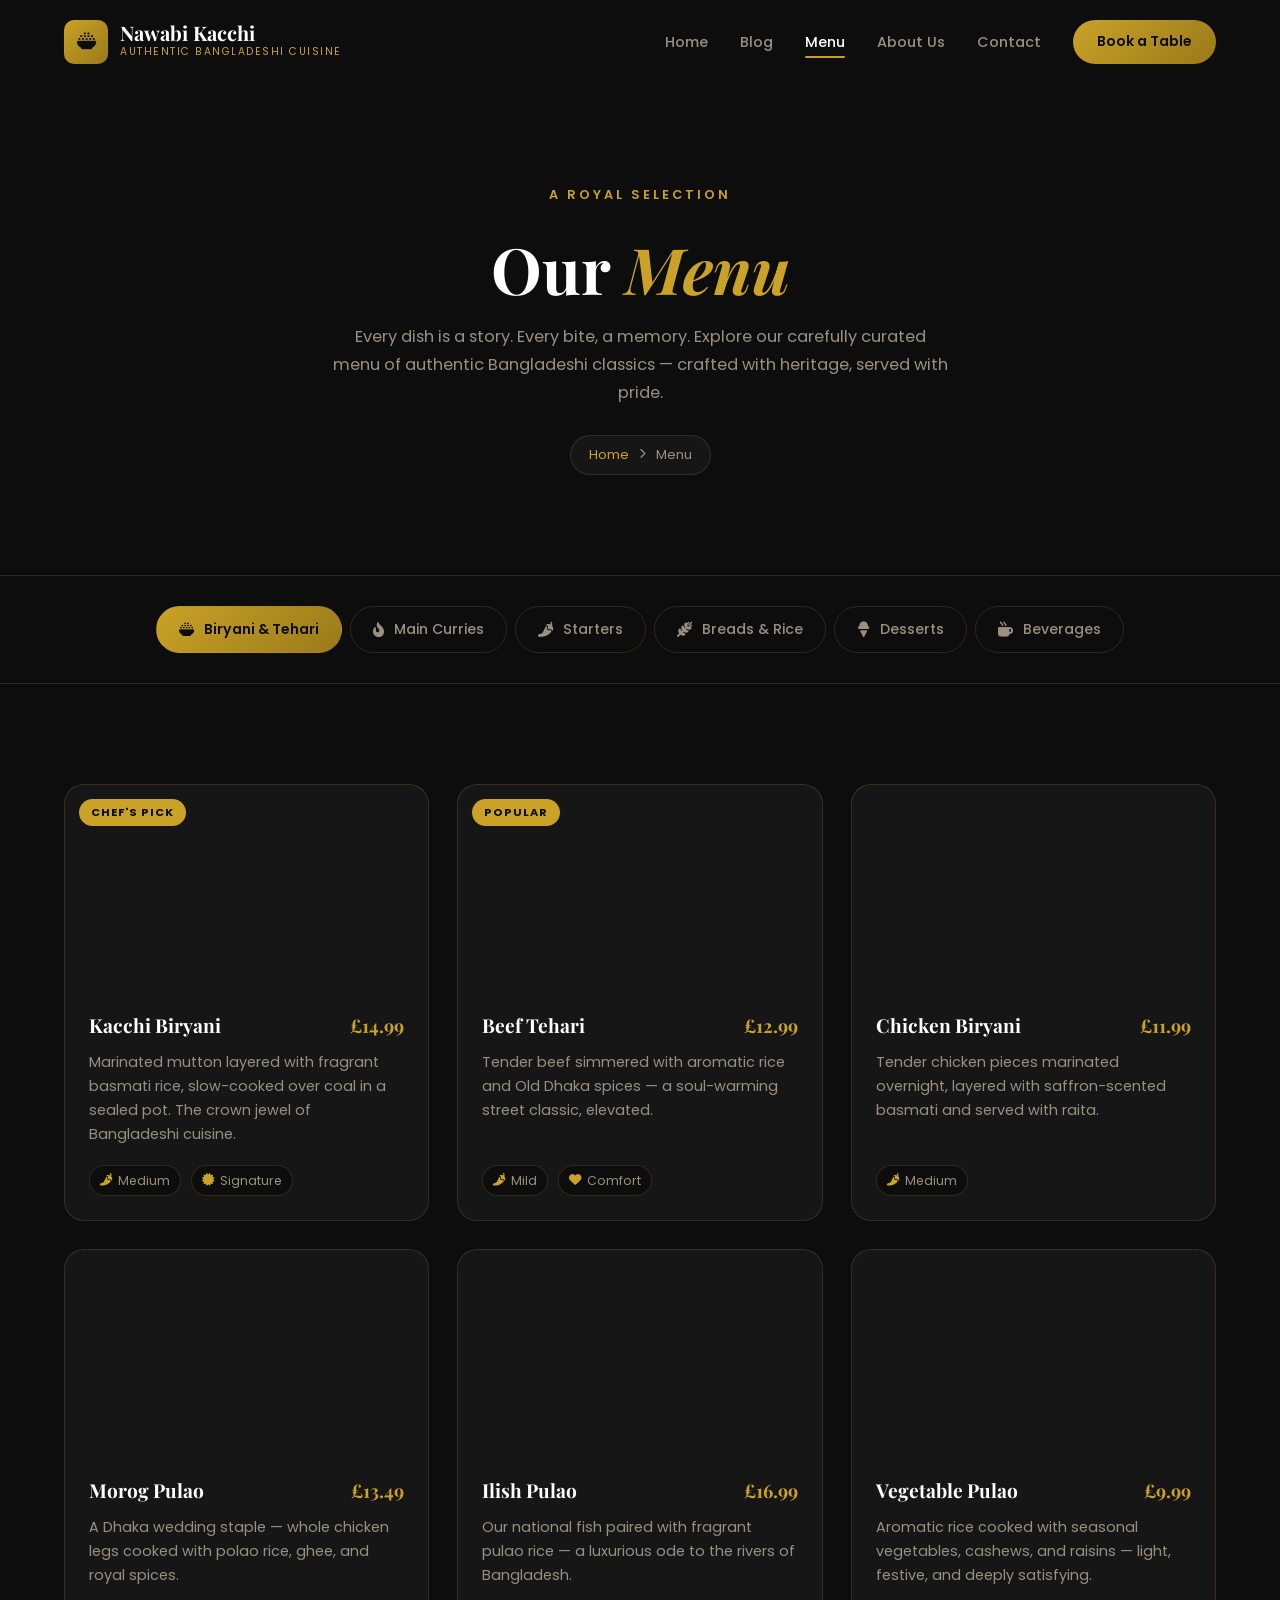
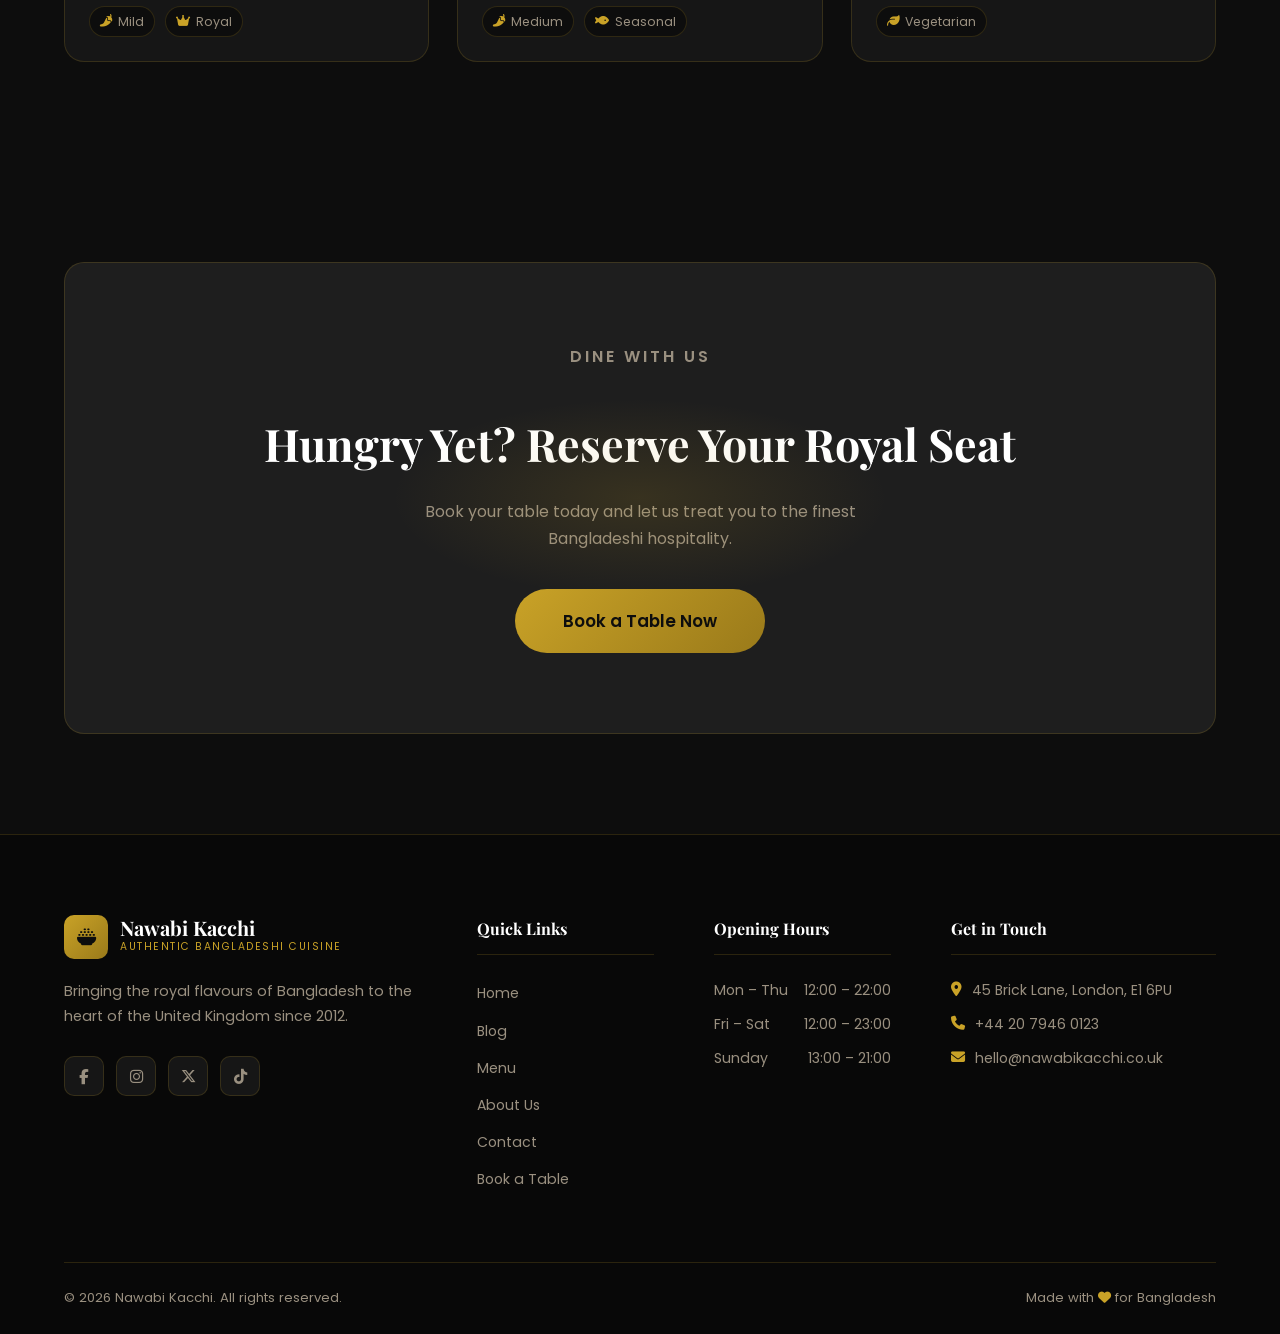
<file: menu.html>
<!DOCTYPE html>
<html lang="en">
<head>
  <meta charset="UTF-8" />
  <meta name="viewport" content="width=device-width, initial-scale=1.0" />
  <title>Menu | Nawabi Kacchi – Royal Bangladeshi Cuisine</title>
  <link rel="stylesheet" href="css/style.css" />
  <link rel="stylesheet" href="css/menu.css" />
  <link rel="preconnect" href="https://fonts.googleapis.com" />
  <link rel="preconnect" href="https://fonts.gstatic.com" crossorigin />
  <link href="https://fonts.googleapis.com/css2?family=Playfair+Display:ital,wght@0,400;0,600;0,700;1,400&family=Poppins:wght@300;400;500;600&display=swap" rel="stylesheet" />
  <link rel="stylesheet" href="https://cdnjs.cloudflare.com/ajax/libs/font-awesome/6.5.0/css/all.min.css" />
</head>
<body>

  <!-- ===================== NAVBAR ===================== -->
  <header class="navbar scrolled" id="navbar">
    <div class="nav-container">
      <a href="index.html" class="logo">
        <span class="logo-icon"><i class="fa-solid fa-bowl-rice"></i></span>
        <div class="logo-text">
          <span class="logo-main">Nawabi Kacchi</span>
          <span class="logo-sub">Authentic Bangladeshi Cuisine</span>
        </div>
      </a>

      <nav class="nav-links" id="navLinks">
        <a href="index.html" class="nav-link">Home</a>
        <a href="blog.html" class="nav-link">Blog</a>
        <a href="menu.html" class="nav-link active">Menu</a>
        <a href="about.html" class="nav-link">About Us</a>
        <a href="contact.html" class="nav-link">Contact</a>
        <a href="book-a-table.html" class="btn-book">Book a Table</a>
      </nav>

      <button class="hamburger" id="hamburger" aria-label="Toggle menu">
        <span></span><span></span><span></span>
      </button>
    </div>
  </header>

  <!-- ===================== PAGE HEADER ===================== -->
  <section class="page-hero">
    <div class="page-hero-bg menu-hero-bg"></div>
    <div class="page-hero-overlay"></div>
    <div class="container page-hero-content">
      <p class="section-tag">A Royal Selection</p>
      <h1 class="page-hero-title">Our <em>Menu</em></h1>
      <p class="page-hero-sub">
        Every dish is a story. Every bite, a memory. Explore our carefully curated menu of
        authentic Bangladeshi classics — crafted with heritage, served with pride.
      </p>
      <div class="breadcrumbs">
        <a href="index.html">Home</a>
        <i class="fa-solid fa-chevron-right"></i>
        <span>Menu</span>
      </div>
    </div>
  </section>

  <!-- ===================== MENU TABS ===================== -->
  <section class="menu-tabs-section">
    <div class="container">
      <div class="menu-tabs reveal" id="menuTabs">
        <button class="menu-tab active" data-tab="biryani">
          <i class="fa-solid fa-bowl-rice"></i>
          <span>Biryani &amp; Tehari</span>
        </button>
        <button class="menu-tab" data-tab="curries">
          <i class="fa-solid fa-fire-flame-curved"></i>
          <span>Main Curries</span>
        </button>
        <button class="menu-tab" data-tab="starters">
          <i class="fa-solid fa-pepper-hot"></i>
          <span>Starters</span>
        </button>
        <button class="menu-tab" data-tab="breads">
          <i class="fa-solid fa-wheat-awn"></i>
          <span>Breads &amp; Rice</span>
        </button>
        <button class="menu-tab" data-tab="desserts">
          <i class="fa-solid fa-ice-cream"></i>
          <span>Desserts</span>
        </button>
        <button class="menu-tab" data-tab="beverages">
          <i class="fa-solid fa-mug-hot"></i>
          <span>Beverages</span>
        </button>
      </div>
    </div>
  </section>

  <!-- ===================== MENU CONTENT ===================== -->
  <section class="menu-content section-padding">
    <div class="container">

      <!-- BIRYANI & TEHARI -->
      <div class="menu-panel active" id="panel-biryani">
        <div class="menu-grid">

          <div class="menu-item reveal">
            <div class="menu-item-img menu-img--kacchi">
              <span class="menu-badge">Chef's Pick</span>
            </div>
            <div class="menu-item-body">
              <div class="menu-item-head">
                <h3>Kacchi Biryani</h3>
                <span class="menu-price">&pound;14.99</span>
              </div>
              <p>Marinated mutton layered with fragrant basmati rice, slow-cooked over coal in a sealed pot. The crown jewel of Bangladeshi cuisine.</p>
              <div class="menu-item-tags">
                <span><i class="fa-solid fa-pepper-hot"></i> Medium</span>
                <span><i class="fa-solid fa-certificate"></i> Signature</span>
              </div>
            </div>
          </div>

          <div class="menu-item reveal">
            <div class="menu-item-img menu-img--tehari">
              <span class="menu-badge">Popular</span>
            </div>
            <div class="menu-item-body">
              <div class="menu-item-head">
                <h3>Beef Tehari</h3>
                <span class="menu-price">&pound;12.99</span>
              </div>
              <p>Tender beef simmered with aromatic rice and Old Dhaka spices — a soul-warming street classic, elevated.</p>
              <div class="menu-item-tags">
                <span><i class="fa-solid fa-pepper-hot"></i> Mild</span>
                <span><i class="fa-solid fa-heart"></i> Comfort</span>
              </div>
            </div>
          </div>

          <div class="menu-item reveal">
            <div class="menu-item-img menu-img--chicken-biryani"></div>
            <div class="menu-item-body">
              <div class="menu-item-head">
                <h3>Chicken Biryani</h3>
                <span class="menu-price">&pound;11.99</span>
              </div>
              <p>Tender chicken pieces marinated overnight, layered with saffron-scented basmati and served with raita.</p>
              <div class="menu-item-tags">
                <span><i class="fa-solid fa-pepper-hot"></i> Medium</span>
              </div>
            </div>
          </div>

          <div class="menu-item reveal">
            <div class="menu-item-img menu-img--morog"></div>
            <div class="menu-item-body">
              <div class="menu-item-head">
                <h3>Morog Pulao</h3>
                <span class="menu-price">&pound;13.49</span>
              </div>
              <p>A Dhaka wedding staple — whole chicken legs cooked with polao rice, ghee, and royal spices.</p>
              <div class="menu-item-tags">
                <span><i class="fa-solid fa-pepper-hot"></i> Mild</span>
                <span><i class="fa-solid fa-crown"></i> Royal</span>
              </div>
            </div>
          </div>

          <div class="menu-item reveal">
            <div class="menu-item-img menu-img--ilish"></div>
            <div class="menu-item-body">
              <div class="menu-item-head">
                <h3>Ilish Pulao</h3>
                <span class="menu-price">&pound;16.99</span>
              </div>
              <p>Our national fish paired with fragrant pulao rice — a luxurious ode to the rivers of Bangladesh.</p>
              <div class="menu-item-tags">
                <span><i class="fa-solid fa-pepper-hot"></i> Medium</span>
                <span><i class="fa-solid fa-fish"></i> Seasonal</span>
              </div>
            </div>
          </div>

          <div class="menu-item reveal">
            <div class="menu-item-img menu-img--veg-pulao"></div>
            <div class="menu-item-body">
              <div class="menu-item-head">
                <h3>Vegetable Pulao</h3>
                <span class="menu-price">&pound;9.99</span>
              </div>
              <p>Aromatic rice cooked with seasonal vegetables, cashews, and raisins — light, festive, and deeply satisfying.</p>
              <div class="menu-item-tags">
                <span><i class="fa-solid fa-leaf"></i> Vegetarian</span>
              </div>
            </div>
          </div>

        </div>
      </div>

      <!-- CURRIES -->
      <div class="menu-panel" id="panel-curries">
        <div class="menu-grid">

          <div class="menu-item reveal">
            <div class="menu-item-img menu-img--rezala">
              <span class="menu-badge">Royal</span>
            </div>
            <div class="menu-item-body">
              <div class="menu-item-head">
                <h3>Mutton Rezala</h3>
                <span class="menu-price">&pound;15.99</span>
              </div>
              <p>A Mughal-inspired creamy white curry with mutton, yogurt, cashew paste, and delicate royal spices.</p>
              <div class="menu-item-tags">
                <span><i class="fa-solid fa-pepper-hot"></i> Mild</span>
                <span><i class="fa-solid fa-crown"></i> Heritage</span>
              </div>
            </div>
          </div>

          <div class="menu-item reveal">
            <div class="menu-item-img menu-img--chicken-roast"></div>
            <div class="menu-item-body">
              <div class="menu-item-head">
                <h3>Chicken Roast</h3>
                <span class="menu-price">&pound;10.99</span>
              </div>
              <p>Bangladeshi-style roast — chicken leg slow-cooked in a thick, spiced yogurt-tomato gravy.</p>
              <div class="menu-item-tags">
                <span><i class="fa-solid fa-pepper-hot"></i> Medium</span>
              </div>
            </div>
          </div>

          <div class="menu-item reveal">
            <div class="menu-item-img menu-img--beef-bhuna"></div>
            <div class="menu-item-body">
              <div class="menu-item-head">
                <h3>Beef Bhuna</h3>
                <span class="menu-price">&pound;13.49</span>
              </div>
              <p>Slow-fried tender beef coated in a rich, caramelised onion and spice masala.</p>
              <div class="menu-item-tags">
                <span><i class="fa-solid fa-pepper-hot"></i> Hot</span>
              </div>
            </div>
          </div>

          <div class="menu-item reveal">
            <div class="menu-item-img menu-img--haleem"></div>
            <div class="menu-item-body">
              <div class="menu-item-head">
                <h3>Shahi Haleem</h3>
                <span class="menu-price">&pound;11.99</span>
              </div>
              <p>A rich, slow-cooked blend of lentils, wheat, and spiced meat — hearty, royal, unforgettable.</p>
              <div class="menu-item-tags">
                <span><i class="fa-solid fa-pepper-hot"></i> Medium</span>
              </div>
            </div>
          </div>

          <div class="menu-item reveal">
            <div class="menu-item-img menu-img--fish-curry"></div>
            <div class="menu-item-body">
              <div class="menu-item-head">
                <h3>Shorshe Ilish</h3>
                <span class="menu-price">&pound;14.49</span>
              </div>
              <p>Hilsa fish in a fiery mustard seed gravy — a Bengali classic straight from grandmother's kitchen.</p>
              <div class="menu-item-tags">
                <span><i class="fa-solid fa-pepper-hot"></i> Hot</span>
                <span><i class="fa-solid fa-fish"></i> Fish</span>
              </div>
            </div>
          </div>

          <div class="menu-item reveal">
            <div class="menu-item-img menu-img--dal"></div>
            <div class="menu-item-body">
              <div class="menu-item-head">
                <h3>Dal Makhani</h3>
                <span class="menu-price">&pound;7.99</span>
              </div>
              <p>Black lentils and kidney beans slow-simmered overnight with butter, cream, and aromatic spices.</p>
              <div class="menu-item-tags">
                <span><i class="fa-solid fa-leaf"></i> Vegetarian</span>
              </div>
            </div>
          </div>

        </div>
      </div>

      <!-- STARTERS -->
      <div class="menu-panel" id="panel-starters">
        <div class="menu-grid">

          <div class="menu-item reveal">
            <div class="menu-item-img menu-img--fuchka">
              <span class="menu-badge">Street Fav</span>
            </div>
            <div class="menu-item-body">
              <div class="menu-item-head">
                <h3>Fuchka</h3>
                <span class="menu-price">&pound;5.99</span>
              </div>
              <p>Crispy hollow shells filled with spiced chickpeas, potato, tamarind water — Dhaka's most loved street snack.</p>
              <div class="menu-item-tags">
                <span><i class="fa-solid fa-pepper-hot"></i> Medium</span>
                <span><i class="fa-solid fa-leaf"></i> Veg</span>
              </div>
            </div>
          </div>

          <div class="menu-item reveal">
            <div class="menu-item-img menu-img--chotpoti"></div>
            <div class="menu-item-body">
              <div class="menu-item-head">
                <h3>Chotpoti</h3>
                <span class="menu-price">&pound;6.49</span>
              </div>
              <p>Tangy chickpea &amp; potato chaat topped with boiled egg, onion, coriander, and tamarind.</p>
              <div class="menu-item-tags">
                <span><i class="fa-solid fa-pepper-hot"></i> Medium</span>
              </div>
            </div>
          </div>

          <div class="menu-item reveal">
            <div class="menu-item-img menu-img--jhalmuri"></div>
            <div class="menu-item-body">
              <div class="menu-item-head">
                <h3>Jhal Muri</h3>
                <span class="menu-price">&pound;4.99</span>
              </div>
              <p>Puffed rice tossed with mustard oil, chilli, onion, coriander — a spicy Bengali tea-time classic.</p>
              <div class="menu-item-tags">
                <span><i class="fa-solid fa-pepper-hot"></i> Hot</span>
                <span><i class="fa-solid fa-leaf"></i> Veg</span>
              </div>
            </div>
          </div>

          <div class="menu-item reveal">
            <div class="menu-item-img menu-img--kebab"></div>
            <div class="menu-item-body">
              <div class="menu-item-head">
                <h3>Shami Kebab</h3>
                <span class="menu-price">&pound;7.99</span>
              </div>
              <p>Minced mutton patties with ground lentils, fried golden and served with onion rings and mint chutney.</p>
              <div class="menu-item-tags">
                <span><i class="fa-solid fa-pepper-hot"></i> Medium</span>
              </div>
            </div>
          </div>

          <div class="menu-item reveal">
            <div class="menu-item-img menu-img--samosa"></div>
            <div class="menu-item-body">
              <div class="menu-item-head">
                <h3>Singara (4 pcs)</h3>
                <span class="menu-price">&pound;4.49</span>
              </div>
              <p>Triangular crisp pastry filled with spiced potato, peanuts, and peas — our tea-time hero.</p>
              <div class="menu-item-tags">
                <span><i class="fa-solid fa-leaf"></i> Veg</span>
              </div>
            </div>
          </div>

          <div class="menu-item reveal">
            <div class="menu-item-img menu-img--chicken-tikka"></div>
            <div class="menu-item-body">
              <div class="menu-item-head">
                <h3>Chicken Tikka</h3>
                <span class="menu-price">&pound;8.99</span>
              </div>
              <p>Chargrilled chicken chunks marinated in yogurt, garlic, and royal spices. Smoky &amp; juicy.</p>
              <div class="menu-item-tags">
                <span><i class="fa-solid fa-pepper-hot"></i> Medium</span>
                <span><i class="fa-solid fa-fire"></i> Chargrilled</span>
              </div>
            </div>
          </div>

        </div>
      </div>

      <!-- BREADS & RICE -->
      <div class="menu-panel" id="panel-breads">
        <div class="menu-grid menu-grid--compact">

          <div class="menu-item-row reveal">
            <div>
              <h3>Luchi (4 pcs)</h3>
              <p>Deep-fried flaky flour puffs — perfect with curries.</p>
            </div>
            <span class="menu-price">&pound;3.49</span>
          </div>

          <div class="menu-item-row reveal">
            <div>
              <h3>Paratha</h3>
              <p>Layered, buttery flatbread pan-fried to golden perfection.</p>
            </div>
            <span class="menu-price">&pound;2.99</span>
          </div>

          <div class="menu-item-row reveal">
            <div>
              <h3>Naan</h3>
              <p>Soft leavened flatbread baked in the tandoor.</p>
            </div>
            <span class="menu-price">&pound;2.49</span>
          </div>

          <div class="menu-item-row reveal">
            <div>
              <h3>Garlic Naan</h3>
              <p>Our signature naan, brushed with fresh garlic &amp; coriander butter.</p>
            </div>
            <span class="menu-price">&pound;3.29</span>
          </div>

          <div class="menu-item-row reveal">
            <div>
              <h3>Plain Basmati Rice</h3>
              <p>Fluffy long-grain basmati, lightly salted.</p>
            </div>
            <span class="menu-price">&pound;3.49</span>
          </div>

          <div class="menu-item-row reveal">
            <div>
              <h3>Ghee Pulao</h3>
              <p>Basmati rice cooked in pure ghee with whole spices.</p>
            </div>
            <span class="menu-price">&pound;4.99</span>
          </div>

        </div>
      </div>

      <!-- DESSERTS -->
      <div class="menu-panel" id="panel-desserts">
        <div class="menu-grid">

          <div class="menu-item reveal">
            <div class="menu-item-img menu-img--firni">
              <span class="menu-badge">Must Try</span>
            </div>
            <div class="menu-item-body">
              <div class="menu-item-head">
                <h3>Firni</h3>
                <span class="menu-price">&pound;4.99</span>
              </div>
              <p>Slow-cooked ground rice pudding with cardamom, saffron, and pistachio — served chilled in clay pots.</p>
              <div class="menu-item-tags"><span><i class="fa-solid fa-leaf"></i> Veg</span></div>
            </div>
          </div>

          <div class="menu-item reveal">
            <div class="menu-item-img menu-img--roshogolla"></div>
            <div class="menu-item-body">
              <div class="menu-item-head">
                <h3>Roshogolla (3 pcs)</h3>
                <span class="menu-price">&pound;4.49</span>
              </div>
              <p>Spongy cottage cheese balls soaking in light rose-scented sugar syrup. Pure Bengali joy.</p>
              <div class="menu-item-tags"><span><i class="fa-solid fa-leaf"></i> Veg</span></div>
            </div>
          </div>

          <div class="menu-item reveal">
            <div class="menu-item-img menu-img--mishti-doi"></div>
            <div class="menu-item-body">
              <div class="menu-item-head">
                <h3>Mishti Doi</h3>
                <span class="menu-price">&pound;3.99</span>
              </div>
              <p>Traditional Bengali sweet yogurt, set in clay pots with caramelised jaggery.</p>
              <div class="menu-item-tags"><span><i class="fa-solid fa-leaf"></i> Veg</span></div>
            </div>
          </div>

          <div class="menu-item reveal">
            <div class="menu-item-img menu-img--zarda"></div>
            <div class="menu-item-body">
              <div class="menu-item-head">
                <h3>Zarda Pulao</h3>
                <span class="menu-price">&pound;5.49</span>
              </div>
              <p>Saffron sweet rice with nuts, raisins, and ghee — the dessert of weddings and celebrations.</p>
              <div class="menu-item-tags"><span><i class="fa-solid fa-crown"></i> Festive</span></div>
            </div>
          </div>

        </div>
      </div>

      <!-- BEVERAGES -->
      <div class="menu-panel" id="panel-beverages">
        <div class="menu-grid menu-grid--compact">

          <div class="menu-item-row reveal">
            <div>
              <h3>Borhani</h3>
              <p>Our signature spiced yogurt drink — the perfect partner to biryani.</p>
            </div>
            <span class="menu-price">&pound;3.99</span>
          </div>

          <div class="menu-item-row reveal">
            <div>
              <h3>Mango Lassi</h3>
              <p>Creamy yogurt blended with Alphonso mango pulp.</p>
            </div>
            <span class="menu-price">&pound;3.49</span>
          </div>

          <div class="menu-item-row reveal">
            <div>
              <h3>Masala Chai</h3>
              <p>Strong black tea brewed with cardamom, ginger, cinnamon, and milk.</p>
            </div>
            <span class="menu-price">&pound;2.49</span>
          </div>

          <div class="menu-item-row reveal">
            <div>
              <h3>Sugar Cane Juice</h3>
              <p>Freshly pressed, lightly chilled, with lemon and ginger.</p>
            </div>
            <span class="menu-price">&pound;3.29</span>
          </div>

          <div class="menu-item-row reveal">
            <div>
              <h3>Rooh Afza</h3>
              <p>Classic rose-flavoured cooler with milk and ice.</p>
            </div>
            <span class="menu-price">&pound;2.99</span>
          </div>

          <div class="menu-item-row reveal">
            <div>
              <h3>Sparkling Water</h3>
              <p>Chilled mineral water — still or sparkling.</p>
            </div>
            <span class="menu-price">&pound;1.99</span>
          </div>

        </div>
      </div>

    </div>
  </section>

  <!-- ===================== BOOK CTA ===================== -->
  <section class="book-cta section-padding reveal">
    <div class="container">
      <div class="cta-box">
        <div class="cta-glow"></div>
        <p class="section-tag">Dine With Us</p>
        <h2>Hungry Yet? Reserve Your Royal Seat</h2>
        <p>Book your table today and let us treat you to the finest Bangladeshi hospitality.</p>
        <a href="book-a-table.html" class="btn-primary btn-lg">Book a Table Now</a>
      </div>
    </div>
  </section>

  <!-- ===================== FOOTER ===================== -->
  <footer class="footer">
    <div class="container">
      <div class="footer-grid">
        <div class="footer-brand">
          <a href="index.html" class="logo">
            <span class="logo-icon"><i class="fa-solid fa-bowl-rice"></i></span>
            <div class="logo-text">
              <span class="logo-main">Nawabi Kacchi</span>
              <span class="logo-sub">Authentic Bangladeshi Cuisine</span>
            </div>
          </a>
          <p>Bringing the royal flavours of Bangladesh to the heart of the United Kingdom since 2012.</p>
          <div class="social-links">
            <a href="#" aria-label="Facebook"><i class="fa-brands fa-facebook-f"></i></a>
            <a href="#" aria-label="Instagram"><i class="fa-brands fa-instagram"></i></a>
            <a href="#" aria-label="X / Twitter"><i class="fa-brands fa-x-twitter"></i></a>
            <a href="#" aria-label="TikTok"><i class="fa-brands fa-tiktok"></i></a>
          </div>
        </div>

        <div class="footer-col">
          <h4>Quick Links</h4>
          <ul>
            <li><a href="index.html">Home</a></li>
            <li><a href="blog.html">Blog</a></li>
            <li><a href="menu.html">Menu</a></li>
            <li><a href="about.html">About Us</a></li>
            <li><a href="contact.html">Contact</a></li>
            <li><a href="book-a-table.html">Book a Table</a></li>
          </ul>
        </div>

        <div class="footer-col">
          <h4>Opening Hours</h4>
          <ul class="hours-list">
            <li><span>Mon &ndash; Thu</span><span>12:00 &ndash; 22:00</span></li>
            <li><span>Fri &ndash; Sat</span><span>12:00 &ndash; 23:00</span></li>
            <li><span>Sunday</span><span>13:00 &ndash; 21:00</span></li>
          </ul>
        </div>

        <div class="footer-col">
          <h4>Get in Touch</h4>
          <ul class="contact-list">
            <li><i class="fa-solid fa-location-dot"></i> 45 Brick Lane, London, E1 6PU</li>
            <li><i class="fa-solid fa-phone"></i> +44 20 7946 0123</li>
            <li><i class="fa-solid fa-envelope"></i> hello@nawabikacchi.co.uk</li>
          </ul>
        </div>
      </div>

      <div class="footer-bottom">
        <p>&copy; 2026 Nawabi Kacchi. All rights reserved.</p>
        <p>Made with <i class="fa-solid fa-heart" style="color:#c9a227"></i> for Bangladesh</p>
      </div>
    </div>
  </footer>

  <script src="js/main.js"></script>
  <script src="js/menu.js"></script>
</body>
</html>
</file>
<file: css/style.css>
/* ============================================================
   NAWABI KACCHI — Global Styles
   Dark Theme | Gold Accent | Royal Bangladeshi Cuisine
   ============================================================ */

/* ---------- CSS Variables ---------- */
:root {
  --gold:        #c9a227;
  --gold-light:  #e8c84a;
  --gold-dark:   #9a7a1a;
  --red:         #8b1a1a;
  --bg-dark:     #0d0d0d;
  --bg-card:     #161616;
  --bg-card2:    #1e1e1e;
  --border:      rgba(201,162,39,0.18);
  --text:        #e8dcc8;
  --text-muted:  #9a9080;
  --white:       #ffffff;

  --font-heading: 'Playfair Display', Georgia, serif;
  --font-body:    'Poppins', system-ui, sans-serif;

  --radius:   12px;
  --radius-lg: 20px;
  --trans:    0.35s ease;
  --shadow:   0 8px 40px rgba(0,0,0,0.6);
}

/* ---------- Reset & Base ---------- */
*, *::before, *::after { box-sizing: border-box; margin: 0; padding: 0; }

html { scroll-behavior: smooth; }

body {
  background: var(--bg-dark);
  color: var(--text);
  font-family: var(--font-body);
  font-size: 16px;
  line-height: 1.7;
  overflow-x: hidden;
}

a { text-decoration: none; color: inherit; }
ul { list-style: none; }
img { display: block; max-width: 100%; }

.container {
  max-width: 1200px;
  margin: 0 auto;
  padding: 0 24px;
}

.section-padding { padding: 100px 0; }

/* ---------- Scroll reveal ---------- */
.reveal {
  opacity: 0;
  transform: translateY(40px);
  transition: opacity 0.7s ease, transform 0.7s ease;
}
.reveal.visible {
  opacity: 1;
  transform: translateY(0);
}

/* ============================================================
   TYPOGRAPHY / SECTION HEADERS
   ============================================================ */
.section-tag {
  display: inline-block;
  font-size: 0.8rem;
  font-weight: 600;
  letter-spacing: 3px;
  text-transform: uppercase;
  color: var(--gold);
  margin-bottom: 12px;
}

.section-title {
  font-family: var(--font-heading);
  font-size: clamp(2rem, 4vw, 3rem);
  font-weight: 700;
  line-height: 1.2;
  color: var(--white);
  margin-bottom: 16px;
}

.section-sub {
  color: var(--text-muted);
  max-width: 520px;
}

.section-header { margin-bottom: 60px; }
.section-header.center { text-align: center; }
.section-header.center .section-sub { margin: 0 auto; }

/* ============================================================
   BUTTONS
   ============================================================ */
.btn-primary,
.btn-outline {
  display: inline-flex;
  align-items: center;
  gap: 8px;
  padding: 14px 32px;
  border-radius: 50px;
  font-family: var(--font-body);
  font-size: 0.95rem;
  font-weight: 600;
  cursor: pointer;
  transition: var(--trans);
  position: relative;
  overflow: hidden;
}

.btn-primary {
  background: linear-gradient(135deg, var(--gold), var(--gold-dark));
  color: #0d0d0d;
  border: none;
}
.btn-primary::after {
  content: '';
  position: absolute;
  inset: 0;
  background: rgba(255,255,255,0.15);
  opacity: 0;
  transition: var(--trans);
}
.btn-primary:hover::after { opacity: 1; }
.btn-primary:hover { transform: translateY(-2px); box-shadow: 0 8px 30px rgba(201,162,39,0.4); }

.btn-outline {
  background: transparent;
  color: var(--gold);
  border: 2px solid var(--gold);
}
.btn-outline:hover {
  background: var(--gold);
  color: #0d0d0d;
  transform: translateY(-2px);
}

.btn-lg { padding: 18px 48px; font-size: 1.05rem; }

/* ============================================================
   NAVBAR
   ============================================================ */
.navbar {
  position: fixed;
  top: 0; left: 0; right: 0;
  z-index: 1000;
  padding: 20px 0;
  transition: background 0.4s ease, padding 0.4s ease, box-shadow 0.4s ease;
}

.navbar.scrolled {
  background: rgba(13,13,13,0.97);
  backdrop-filter: blur(12px);
  padding: 12px 0;
  box-shadow: 0 2px 30px rgba(0,0,0,0.6);
  border-bottom: 1px solid var(--border);
}

.nav-container {
  max-width: 1200px;
  margin: 0 auto;
  padding: 0 24px;
  display: flex;
  align-items: center;
  justify-content: space-between;
}

/* Logo */
.logo {
  display: flex;
  align-items: center;
  gap: 12px;
}
.logo-icon {
  width: 44px; height: 44px;
  background: linear-gradient(135deg, var(--gold), var(--gold-dark));
  border-radius: 10px;
  display: flex;
  align-items: center;
  justify-content: center;
  font-size: 1.2rem;
  color: #0d0d0d;
  flex-shrink: 0;
}
.logo-text { display: flex; flex-direction: column; }
.logo-main {
  font-family: var(--font-heading);
  font-size: 1.25rem;
  font-weight: 700;
  color: var(--white);
  line-height: 1;
}
.logo-sub {
  font-size: 0.65rem;
  color: var(--gold);
  letter-spacing: 1.5px;
  text-transform: uppercase;
}

/* Nav Links */
.nav-links {
  display: flex;
  align-items: center;
  gap: 32px;
}

.nav-link {
  font-size: 0.9rem;
  font-weight: 500;
  color: var(--text-muted);
  position: relative;
  transition: color var(--trans);
}
.nav-link::after {
  content: '';
  position: absolute;
  bottom: -4px; left: 0;
  width: 0; height: 2px;
  background: var(--gold);
  border-radius: 2px;
  transition: width var(--trans);
}
.nav-link:hover,
.nav-link.active { color: var(--white); }
.nav-link:hover::after,
.nav-link.active::after { width: 100%; }

.btn-book {
  display: inline-flex;
  align-items: center;
  padding: 10px 24px;
  background: linear-gradient(135deg, var(--gold), var(--gold-dark));
  color: #0d0d0d;
  border-radius: 50px;
  font-size: 0.88rem;
  font-weight: 600;
  transition: var(--trans);
}
.btn-book:hover {
  transform: translateY(-2px);
  box-shadow: 0 6px 24px rgba(201,162,39,0.4);
}

/* Hamburger */
.hamburger {
  display: none;
  flex-direction: column;
  gap: 5px;
  background: none;
  border: none;
  cursor: pointer;
  padding: 4px;
}
.hamburger span {
  display: block;
  width: 26px; height: 2px;
  background: var(--gold);
  border-radius: 2px;
  transition: var(--trans);
}
.hamburger.open span:nth-child(1) { transform: translateY(7px) rotate(45deg); }
.hamburger.open span:nth-child(2) { opacity: 0; }
.hamburger.open span:nth-child(3) { transform: translateY(-7px) rotate(-45deg); }

/* ============================================================
   HERO
   ============================================================ */
.hero {
  position: relative;
  min-height: 100vh;
  display: flex;
  align-items: center;
  overflow: hidden;
}

.hero-bg {
  position: absolute;
  inset: 0;
  background:
    radial-gradient(ellipse at 60% 40%, rgba(139,26,26,0.25) 0%, transparent 60%),
    radial-gradient(ellipse at 20% 80%, rgba(201,162,39,0.12) 0%, transparent 50%),
    url('https://images.unsplash.com/photo-1563379926898-05f4575a45d8?w=1800&q=80') center/cover no-repeat;
  transform: scale(1.05);
  animation: heroZoom 20s ease-in-out infinite alternate;
}

@keyframes heroZoom {
  from { transform: scale(1.05); }
  to   { transform: scale(1.12); }
}

.hero-overlay {
  position: absolute;
  inset: 0;
  background: linear-gradient(
    135deg,
    rgba(13,13,13,0.92) 0%,
    rgba(13,13,13,0.78) 50%,
    rgba(13,13,13,0.65) 100%
  );
}

/* Particles */
.particles {
  position: absolute;
  inset: 0;
  pointer-events: none;
  overflow: hidden;
}
.particle {
  position: absolute;
  width: 4px; height: 4px;
  background: var(--gold);
  border-radius: 50%;
  opacity: 0;
  animation: floatParticle linear infinite;
}
@keyframes floatParticle {
  0%   { transform: translateY(100vh) rotate(0deg); opacity: 0; }
  10%  { opacity: 0.6; }
  90%  { opacity: 0.3; }
  100% { transform: translateY(-10vh) rotate(720deg); opacity: 0; }
}

/* Hero Content */
.hero-content {
  position: relative;
  z-index: 2;
  max-width: 1200px;
  margin: 0 auto;
  padding: 120px 24px 100px;
  max-width: 700px;
  margin-left: max(calc(50vw - 600px), 24px);
}

.hero-eyebrow {
  display: flex;
  align-items: center;
  gap: 12px;
  font-size: 0.78rem;
  font-weight: 600;
  letter-spacing: 2px;
  text-transform: uppercase;
  color: var(--gold);
  margin-bottom: 24px;
  animation: fadeUp 0.8s ease 0.2s both;
}
.eyebrow-line {
  display: block;
  width: 40px; height: 1px;
  background: var(--gold);
  flex-shrink: 0;
}

.hero-title {
  font-family: var(--font-heading);
  font-size: clamp(3rem, 7vw, 5.5rem);
  font-weight: 700;
  line-height: 1.1;
  color: var(--white);
  margin-bottom: 24px;
  animation: fadeUp 0.8s ease 0.4s both;
}
.hero-title em {
  font-style: italic;
  color: var(--gold);
}

.hero-desc {
  font-size: 1.05rem;
  color: var(--text-muted);
  max-width: 500px;
  margin-bottom: 40px;
  animation: fadeUp 0.8s ease 0.6s both;
}

.hero-btns {
  display: flex;
  gap: 16px;
  flex-wrap: wrap;
  margin-bottom: 60px;
  animation: fadeUp 0.8s ease 0.8s both;
}

/* Hero Stats */
.hero-stats {
  display: flex;
  align-items: center;
  gap: 32px;
  animation: fadeUp 0.8s ease 1s both;
}
.stat { text-align: center; }
.stat-num {
  font-family: var(--font-heading);
  font-size: 2.2rem;
  font-weight: 700;
  color: var(--gold);
}
.stat span { font-size: 1.5rem; color: var(--gold); }
.stat p { font-size: 0.78rem; color: var(--text-muted); margin-top: 2px; }
.stat-divider {
  width: 1px;
  height: 50px;
  background: var(--border);
}

/* Scroll indicator */
.hero-scroll {
  position: absolute;
  bottom: 40px;
  right: 60px;
  display: flex;
  flex-direction: column;
  align-items: center;
  gap: 8px;
  color: var(--text-muted);
  font-size: 0.7rem;
  letter-spacing: 2px;
  text-transform: uppercase;
  z-index: 2;
  animation: fadeIn 1.5s ease 1.5s both;
}
.scroll-line {
  width: 1px;
  height: 50px;
  background: linear-gradient(to bottom, var(--gold), transparent);
  animation: scrollPulse 2s ease infinite;
}
@keyframes scrollPulse {
  0%, 100% { opacity: 1; transform: scaleY(1); transform-origin: top; }
  50%       { opacity: 0.4; transform: scaleY(0.6); }
}

@keyframes fadeUp {
  from { opacity: 0; transform: translateY(30px); }
  to   { opacity: 1; transform: translateY(0); }
}
@keyframes fadeIn {
  from { opacity: 0; }
  to   { opacity: 1; }
}

/* ============================================================
   MARQUEE STRIP
   ============================================================ */
.marquee-strip {
  background: linear-gradient(90deg, var(--gold-dark), var(--gold), var(--gold-dark));
  padding: 14px 0;
  overflow: hidden;
}
.marquee-track {
  display: flex;
  gap: 40px;
  white-space: nowrap;
  animation: marquee 30s linear infinite;
}
.marquee-track span {
  font-size: 0.82rem;
  font-weight: 600;
  letter-spacing: 1.5px;
  text-transform: uppercase;
  color: #0d0d0d;
  flex-shrink: 0;
}
.marquee-track span i { margin-right: 8px; }
@keyframes marquee {
  from { transform: translateX(0); }
  to   { transform: translateX(-50%); }
}

/* ============================================================
   FEATURES
   ============================================================ */
.features { background: var(--bg-dark); }

.features-grid {
  display: grid;
  grid-template-columns: repeat(auto-fit, minmax(240px, 1fr));
  gap: 28px;
}

.feature-card {
  background: var(--bg-card);
  border: 1px solid var(--border);
  border-radius: var(--radius-lg);
  padding: 40px 32px;
  text-align: center;
  transition: var(--trans);
  position: relative;
  overflow: hidden;
}
.feature-card::before {
  content: '';
  position: absolute;
  bottom: 0; left: 50%;
  transform: translateX(-50%);
  width: 60%; height: 2px;
  background: linear-gradient(90deg, transparent, var(--gold), transparent);
  opacity: 0;
  transition: var(--trans);
}
.feature-card:hover {
  transform: translateY(-8px);
  border-color: rgba(201,162,39,0.4);
  box-shadow: 0 16px 48px rgba(0,0,0,0.4);
}
.feature-card:hover::before { opacity: 1; }

.feature-icon {
  width: 70px; height: 70px;
  margin: 0 auto 24px;
  background: rgba(201,162,39,0.1);
  border: 1px solid var(--border);
  border-radius: 18px;
  display: flex;
  align-items: center;
  justify-content: center;
  font-size: 1.6rem;
  color: var(--gold);
  transition: var(--trans);
}
.feature-card:hover .feature-icon {
  background: var(--gold);
  color: #0d0d0d;
}

.feature-card h3 {
  font-family: var(--font-heading);
  font-size: 1.2rem;
  color: var(--white);
  margin-bottom: 12px;
}
.feature-card p {
  font-size: 0.9rem;
  color: var(--text-muted);
  line-height: 1.7;
}

/* ============================================================
   DISHES
   ============================================================ */
.dishes { background: var(--bg-card); }

.dishes-grid {
  display: grid;
  grid-template-columns: repeat(auto-fit, minmax(260px, 1fr));
  gap: 28px;
}

.dish-card {
  background: var(--bg-dark);
  border: 1px solid var(--border);
  border-radius: var(--radius-lg);
  overflow: hidden;
  transition: var(--trans);
}
.dish-card:hover {
  transform: translateY(-8px);
  border-color: rgba(201,162,39,0.4);
  box-shadow: var(--shadow);
}

.dish-img-wrap { position: relative; }

.dish-img {
  height: 220px;
  background-size: cover;
  background-position: center;
  transition: transform 0.6s ease;
  position: relative;
}
.dish-card:hover .dish-img { transform: scale(1.05); }

/* Dish background images using Unsplash */
.dish-img--kacchi {
  background-image:
    linear-gradient(to bottom, transparent 50%, rgba(13,13,13,0.8)),
    url('https://images.unsplash.com/photo-1589302168068-964664d93dc0?w=600&q=80');
}
.dish-img--tehari {
  background-image:
    linear-gradient(to bottom, transparent 50%, rgba(13,13,13,0.8)),
    url('https://images.unsplash.com/photo-1645177628172-a94c1f96e6db?w=600&q=80');
}
.dish-img--rezala {
  background-image:
    linear-gradient(to bottom, transparent 50%, rgba(13,13,13,0.8)),
    url('https://images.unsplash.com/photo-1574653853027-5382a3d23a15?w=600&q=80');
}
.dish-img--haleem {
  background-image:
    linear-gradient(to bottom, transparent 50%, rgba(13,13,13,0.8)),
    url('https://images.unsplash.com/photo-1606491956689-2ea866880c84?w=600&q=80');
}

.dish-badge {
  position: absolute;
  top: 16px; left: 16px;
  background: var(--gold);
  color: #0d0d0d;
  font-size: 0.7rem;
  font-weight: 700;
  letter-spacing: 1px;
  text-transform: uppercase;
  padding: 4px 12px;
  border-radius: 50px;
}

.dish-info { padding: 24px; }

.dish-top {
  display: flex;
  justify-content: space-between;
  align-items: flex-start;
  margin-bottom: 10px;
}
.dish-top h3 {
  font-family: var(--font-heading);
  font-size: 1.15rem;
  color: var(--white);
}
.dish-price {
  font-family: var(--font-heading);
  font-size: 1.1rem;
  color: var(--gold);
  font-weight: 700;
  white-space: nowrap;
}

.dish-info p {
  font-size: 0.88rem;
  color: var(--text-muted);
  margin-bottom: 20px;
  line-height: 1.6;
}

.dish-footer {
  display: flex;
  align-items: center;
  justify-content: space-between;
}
.dish-tag {
  font-size: 0.78rem;
  color: var(--text-muted);
  display: flex;
  align-items: center;
  gap: 6px;
}
.dish-tag i { color: var(--gold); }

.dish-order {
  font-size: 0.82rem;
  font-weight: 600;
  color: var(--gold);
  border: 1px solid var(--gold);
  padding: 6px 16px;
  border-radius: 50px;
  transition: var(--trans);
}
.dish-order:hover {
  background: var(--gold);
  color: #0d0d0d;
}

.dishes-cta { text-align: center; margin-top: 50px; }

/* ============================================================
   ABOUT SNIPPET
   ============================================================ */
.about-snippet { background: var(--bg-dark); }

.about-grid {
  display: grid;
  grid-template-columns: 1fr 1fr;
  gap: 80px;
  align-items: center;
}

.about-visual {
  position: relative;
  height: 500px;
}

.about-img-main {
  position: absolute;
  top: 0; left: 0;
  width: 75%; height: 85%;
  border-radius: var(--radius-lg);
  background:
    url('https://images.unsplash.com/photo-1633945274405-b6c8069047b0?w=700&q=80') center/cover;
  box-shadow: var(--shadow);
}
.about-img-accent {
  position: absolute;
  bottom: 0; right: 0;
  width: 55%; height: 55%;
  border-radius: var(--radius-lg);
  background:
    url('https://images.unsplash.com/photo-1547592180-85f173990554?w=500&q=80') center/cover;
  border: 4px solid var(--bg-dark);
  box-shadow: var(--shadow);
}

.about-badge-float {
  position: absolute;
  bottom: 30px; left: -20px;
  background: var(--bg-card2);
  border: 1px solid var(--border);
  border-radius: var(--radius);
  padding: 16px 20px;
  display: flex;
  align-items: center;
  gap: 12px;
  box-shadow: var(--shadow);
  z-index: 2;
}
.about-badge-float i {
  font-size: 1.8rem;
  color: var(--gold);
}
.about-badge-float span {
  font-size: 0.82rem;
  font-weight: 600;
  color: var(--white);
  line-height: 1.4;
}

.about-text p {
  color: var(--text-muted);
  margin-bottom: 16px;
  font-size: 0.95rem;
}

.about-highlights {
  display: grid;
  grid-template-columns: 1fr 1fr;
  gap: 12px;
  margin: 28px 0 36px;
}
.about-hi {
  display: flex;
  align-items: center;
  gap: 8px;
  font-size: 0.88rem;
  color: var(--text);
}
.about-hi i { color: var(--gold); font-size: 1rem; }

/* ============================================================
   TESTIMONIALS
   ============================================================ */
.testimonials { background: var(--bg-card); }
.testimonials .section-header { text-align: center; }
.testimonials .section-sub { margin: 0 auto; }

.testi-track {
  display: grid;
  grid-template-columns: repeat(auto-fit, minmax(260px, 1fr));
  gap: 28px;
}

.testi-card {
  background: var(--bg-dark);
  border: 1px solid var(--border);
  border-radius: var(--radius-lg);
  padding: 36px 28px;
  transition: var(--trans);
  position: relative;
}
.testi-card::before {
  content: '\201C';
  font-family: var(--font-heading);
  font-size: 5rem;
  color: rgba(201,162,39,0.12);
  position: absolute;
  top: 10px; left: 20px;
  line-height: 1;
}
.testi-card:hover {
  transform: translateY(-6px);
  border-color: rgba(201,162,39,0.4);
}

.testi-stars {
  display: flex;
  gap: 4px;
  color: var(--gold);
  font-size: 0.85rem;
  margin-bottom: 16px;
}

.testi-card p {
  font-size: 0.92rem;
  color: var(--text);
  line-height: 1.75;
  margin-bottom: 24px;
  font-style: italic;
}

.testi-author {
  display: flex;
  align-items: center;
  gap: 12px;
}
.testi-avatar {
  width: 44px; height: 44px;
  background: linear-gradient(135deg, var(--gold), var(--gold-dark));
  border-radius: 50%;
  display: flex;
  align-items: center;
  justify-content: center;
  font-family: var(--font-heading);
  font-size: 1.1rem;
  color: #0d0d0d;
  font-weight: 700;
  flex-shrink: 0;
}
.testi-author strong {
  display: block;
  font-size: 0.9rem;
  color: var(--white);
}
.testi-author span {
  font-size: 0.78rem;
  color: var(--text-muted);
}

.testi-dots {
  display: flex;
  justify-content: center;
  gap: 8px;
  margin-top: 40px;
}
.testi-dot {
  width: 8px; height: 8px;
  border-radius: 50%;
  background: var(--border);
  transition: var(--trans);
}
.testi-dot.active {
  background: var(--gold);
  width: 24px;
  border-radius: 4px;
}

/* ============================================================
   BOOK CTA
   ============================================================ */
.book-cta { background: var(--bg-dark); }

.cta-box {
  position: relative;
  background: var(--bg-card2);
  border: 1px solid var(--border);
  border-radius: var(--radius-lg);
  padding: 80px 40px;
  text-align: center;
  overflow: hidden;
}
.cta-glow {
  position: absolute;
  top: 50%; left: 50%;
  transform: translate(-50%, -50%);
  width: 500px; height: 200px;
  background: radial-gradient(ellipse, rgba(201,162,39,0.15), transparent 70%);
  pointer-events: none;
}

.cta-box h2 {
  font-family: var(--font-heading);
  font-size: clamp(1.8rem, 4vw, 2.8rem);
  color: var(--white);
  margin-bottom: 16px;
}
.cta-box p {
  color: var(--text-muted);
  max-width: 480px;
  margin: 0 auto 36px;
  font-size: 1rem;
}

/* ============================================================
   FOOTER
   ============================================================ */
.footer {
  background: #080808;
  border-top: 1px solid var(--border);
  padding: 80px 0 0;
}

.footer-grid {
  display: grid;
  grid-template-columns: 2fr 1fr 1fr 1.5fr;
  gap: 60px;
  margin-bottom: 60px;
}

.footer-brand p {
  font-size: 0.9rem;
  color: var(--text-muted);
  margin: 20px 0 28px;
  line-height: 1.7;
}

.social-links {
  display: flex;
  gap: 12px;
}
.social-links a {
  width: 40px; height: 40px;
  background: var(--bg-card);
  border: 1px solid var(--border);
  border-radius: 10px;
  display: flex;
  align-items: center;
  justify-content: center;
  color: var(--text-muted);
  font-size: 0.95rem;
  transition: var(--trans);
}
.social-links a:hover {
  background: var(--gold);
  color: #0d0d0d;
  border-color: var(--gold);
  transform: translateY(-3px);
}

.footer-col h4 {
  font-family: var(--font-heading);
  font-size: 1rem;
  color: var(--white);
  margin-bottom: 24px;
  padding-bottom: 12px;
  border-bottom: 1px solid var(--border);
}

.footer-col ul li {
  margin-bottom: 10px;
}
.footer-col ul a {
  color: var(--text-muted);
  font-size: 0.88rem;
  transition: color var(--trans);
}
.footer-col ul a:hover { color: var(--gold); }

.hours-list li {
  display: flex;
  justify-content: space-between;
  font-size: 0.88rem;
  color: var(--text-muted);
}

.contact-list li {
  display: flex;
  align-items: flex-start;
  gap: 10px;
  font-size: 0.88rem;
  color: var(--text-muted);
  margin-bottom: 12px;
}
.contact-list i {
  color: var(--gold);
  margin-top: 3px;
  flex-shrink: 0;
}

.footer-bottom {
  border-top: 1px solid var(--border);
  padding: 24px 0;
  display: flex;
  justify-content: space-between;
  align-items: center;
  font-size: 0.82rem;
  color: var(--text-muted);
}

/* ============================================================
   RESPONSIVE
   ============================================================ */
@media (max-width: 1024px) {
  .about-grid { grid-template-columns: 1fr; gap: 50px; }
  .about-visual { height: 380px; }
  .footer-grid { grid-template-columns: 1fr 1fr; gap: 40px; }
}

@media (max-width: 768px) {
  .section-padding { padding: 70px 0; }

  /* Navbar mobile */
  .nav-links {
    display: none;
    position: absolute;
    top: 100%; left: 0; right: 0;
    flex-direction: column;
    background: rgba(13,13,13,0.98);
    backdrop-filter: blur(12px);
    border-bottom: 1px solid var(--border);
    padding: 24px;
    gap: 18px;
  }
  .nav-links.open { display: flex; }
  .hamburger { display: flex; }

  .hero-content {
    padding: 120px 24px 80px;
    margin-left: 0;
  }

  .hero-stats { gap: 20px; }
  .stat-num { font-size: 1.6rem; }

  .hero-scroll { display: none; }

  .about-visual { display: none; }
  .about-highlights { grid-template-columns: 1fr; }

  .footer-grid { grid-template-columns: 1fr; gap: 30px; }
  .footer-bottom { flex-direction: column; gap: 8px; text-align: center; }
}

@media (max-width: 480px) {
  .hero-btns { flex-direction: column; }
  .hero-btns .btn-primary,
  .hero-btns .btn-outline { text-align: center; justify-content: center; }

  .hero-stats { flex-direction: column; gap: 12px; }
  .stat-divider { width: 60px; height: 1px; }

  .cta-box { padding: 50px 24px; }
}
</file>
<file: css/about.css>
/* ============================================================
   NAWABI KACCHI — About Us Page
   ============================================================ */

/* ---------- Page Hero ---------- */
.page-hero {
  position: relative;
  padding: 180px 0 100px;
  overflow: hidden;
  background: var(--bg-dark);
}
.page-hero-bg { position: absolute; inset: 0; opacity: 0.4; }
.about-hero-bg {
  background:
    radial-gradient(ellipse at 30% 30%, rgba(139,26,26,0.2) 0%, transparent 60%),
    radial-gradient(ellipse at 80% 70%, rgba(201,162,39,0.15) 0%, transparent 55%),
    url('https://images.unsplash.com/photo-1559847844-5315695dadae?w=1800&q=80') center/cover;
}
.page-hero-overlay {
  position: absolute; inset: 0;
  background: linear-gradient(180deg, rgba(13,13,13,0.85) 0%, rgba(13,13,13,0.96) 100%);
}
.page-hero-content { position: relative; z-index: 2; text-align: center; }
.page-hero-title {
  font-family: var(--font-heading);
  font-size: clamp(2.4rem, 5vw, 4rem);
  font-weight: 700;
  color: var(--white);
  margin: 14px 0 18px;
  line-height: 1.15;
}
.page-hero-title em { color: var(--gold); font-style: italic; }
.page-hero-sub {
  color: var(--text-muted);
  max-width: 620px;
  margin: 0 auto 28px;
  font-size: 1.02rem;
}
.breadcrumbs {
  display: inline-flex; align-items: center; gap: 10px;
  font-size: 0.82rem; color: var(--text-muted);
  background: var(--bg-card); border: 1px solid var(--border);
  padding: 8px 18px; border-radius: 50px;
}
.breadcrumbs a { color: var(--gold); }
.breadcrumbs a:hover { color: var(--gold-light); }
.breadcrumbs i { font-size: 0.65rem; }

/* ============================================================
   OUR STORY (reuses home about-snippet layout)
   ============================================================ */
.our-story { background: var(--bg-dark); }
.about-text em { color: var(--gold); font-style: italic; font-weight: 600; }

/* ============================================================
   STATS STRIP
   ============================================================ */
.about-stats {
  background: var(--bg-card);
  padding: 60px 0;
  border-top: 1px solid var(--border);
  border-bottom: 1px solid var(--border);
}
.stats-grid {
  display: grid;
  grid-template-columns: repeat(auto-fit, minmax(180px, 1fr));
  gap: 30px;
}
.stat-item {
  text-align: center;
  padding: 20px;
}
.stat-item i {
  font-size: 1.8rem;
  color: var(--gold);
  margin-bottom: 12px;
  display: block;
}
.stat-item .stat-num {
  font-family: var(--font-heading);
  font-size: 2.4rem;
  font-weight: 700;
  color: var(--white);
}
.stat-item .plus {
  font-size: 1.8rem;
  color: var(--gold);
  font-weight: 700;
}
.stat-item p {
  margin-top: 6px;
  font-size: 0.82rem;
  letter-spacing: 2px;
  text-transform: uppercase;
  color: var(--text-muted);
}

/* ============================================================
   VALUES
   ============================================================ */
.values { background: var(--bg-dark); }

.values-grid {
  display: grid;
  grid-template-columns: repeat(auto-fit, minmax(240px, 1fr));
  gap: 24px;
}
.value-card {
  position: relative;
  background: var(--bg-card);
  border: 1px solid var(--border);
  border-radius: var(--radius-lg);
  padding: 40px 30px;
  transition: var(--trans);
  overflow: hidden;
}
.value-card:hover {
  border-color: rgba(201,162,39,0.4);
  transform: translateY(-8px);
  box-shadow: var(--shadow);
}
.value-num {
  font-family: var(--font-heading);
  font-size: 4rem;
  color: rgba(201,162,39,0.08);
  font-weight: 700;
  position: absolute;
  top: 10px;
  right: 20px;
  line-height: 1;
  transition: var(--trans);
}
.value-card:hover .value-num { color: rgba(201,162,39,0.2); }

.value-card i {
  font-size: 1.8rem;
  color: var(--gold);
  margin-bottom: 20px;
  display: block;
}
.value-card h3 {
  font-family: var(--font-heading);
  font-size: 1.2rem;
  color: var(--white);
  margin-bottom: 12px;
}
.value-card p {
  font-size: 0.9rem;
  color: var(--text-muted);
  line-height: 1.7;
}

/* ============================================================
   TIMELINE
   ============================================================ */
.timeline-section { background: var(--bg-card); }

.timeline {
  position: relative;
  max-width: 900px;
  margin: 0 auto;
  padding: 20px 0;
}

.timeline-line {
  position: absolute;
  top: 0; bottom: 0;
  left: 50%;
  transform: translateX(-50%);
  width: 2px;
  background: linear-gradient(to bottom, transparent, var(--gold), transparent);
}

.timeline-item {
  position: relative;
  width: 50%;
  padding: 20px 40px;
  box-sizing: border-box;
}
.timeline-item:nth-child(odd)  { margin-left: 0;   text-align: right; }
.timeline-item:nth-child(even) { margin-left: 50%; text-align: left;  }

/* Note: nth-child includes timeline-line. Adjust so odds are actually left side */
.timeline-item:nth-of-type(odd)   { margin-left: 0;   text-align: right; padding-right: 60px; padding-left: 0; }
.timeline-item:nth-of-type(even)  { margin-left: 50%; text-align: left;  padding-left: 60px;  padding-right: 0; }

.timeline-dot {
  position: absolute;
  top: 30px;
  width: 16px; height: 16px;
  background: var(--gold);
  border: 3px solid var(--bg-card);
  border-radius: 50%;
  box-shadow: 0 0 0 3px var(--gold);
  z-index: 2;
}
.timeline-item:nth-of-type(odd)  .timeline-dot { right: -8px; }
.timeline-item:nth-of-type(even) .timeline-dot { left: -8px;  }

.timeline-content {
  background: var(--bg-dark);
  border: 1px solid var(--border);
  border-radius: var(--radius);
  padding: 24px 28px;
  transition: var(--trans);
}
.timeline-item:hover .timeline-content {
  border-color: rgba(201,162,39,0.4);
  transform: translateY(-4px);
}

.timeline-year {
  display: inline-block;
  font-family: var(--font-heading);
  font-size: 1rem;
  color: var(--gold);
  font-weight: 700;
  letter-spacing: 2px;
  margin-bottom: 10px;
}
.timeline-content h3 {
  font-family: var(--font-heading);
  font-size: 1.15rem;
  color: var(--white);
  margin-bottom: 10px;
}
.timeline-content p {
  font-size: 0.9rem;
  color: var(--text-muted);
  line-height: 1.7;
}

/* ============================================================
   TEAM
   ============================================================ */
.team-section { background: var(--bg-dark); }

.team-grid {
  display: grid;
  grid-template-columns: repeat(auto-fit, minmax(240px, 1fr));
  gap: 28px;
}

.team-card {
  background: var(--bg-card);
  border: 1px solid var(--border);
  border-radius: var(--radius-lg);
  overflow: hidden;
  transition: var(--trans);
}
.team-card:hover {
  transform: translateY(-8px);
  border-color: rgba(201,162,39,0.4);
  box-shadow: var(--shadow);
}

.team-photo {
  height: 280px;
  background-size: cover;
  background-position: center top;
  position: relative;
  transition: transform 0.6s ease;
}
.team-card:hover .team-photo { transform: scale(1.04); }

.team-photo--1 { background-image: url('https://images.unsplash.com/photo-1577219491135-ce391730fb2c?w=600&q=80'); }
.team-photo--2 { background-image: url('https://images.unsplash.com/photo-1566554273541-37a9ca77b91f?w=600&q=80'); }
.team-photo--3 { background-image: url('https://images.unsplash.com/photo-1607631568010-a87245c0daf8?w=600&q=80'); }
.team-photo--4 { background-image: url('https://images.unsplash.com/photo-1622030411594-c8d64ad0efec?w=600&q=80'); }

.team-info {
  padding: 24px;
  text-align: center;
}
.team-info h3 {
  font-family: var(--font-heading);
  font-size: 1.2rem;
  color: var(--white);
  margin-bottom: 4px;
}
.team-role {
  display: inline-block;
  font-size: 0.78rem;
  color: var(--gold);
  letter-spacing: 2px;
  text-transform: uppercase;
  margin-bottom: 14px;
}
.team-info p {
  font-size: 0.88rem;
  color: var(--text-muted);
  line-height: 1.6;
  margin-bottom: 18px;
}
.team-socials {
  display: flex;
  justify-content: center;
  gap: 10px;
}
.team-socials a {
  width: 34px; height: 34px;
  background: var(--bg-dark);
  border: 1px solid var(--border);
  border-radius: 50%;
  display: inline-flex;
  align-items: center;
  justify-content: center;
  color: var(--text-muted);
  font-size: 0.8rem;
  transition: var(--trans);
}
.team-socials a:hover {
  background: var(--gold);
  color: #0d0d0d;
  border-color: var(--gold);
}

/* ============================================================
   AWARDS
   ============================================================ */
.awards-section { background: var(--bg-card); }

.awards-grid {
  display: grid;
  grid-template-columns: repeat(auto-fit, minmax(220px, 1fr));
  gap: 16px;
}
.award {
  display: flex;
  align-items: center;
  gap: 14px;
  background: var(--bg-dark);
  border: 1px solid var(--border);
  border-radius: var(--radius);
  padding: 20px 22px;
  transition: var(--trans);
}
.award:hover {
  border-color: rgba(201,162,39,0.4);
  transform: translateY(-3px);
}
.award i {
  font-size: 1.4rem;
  color: var(--gold);
}
.award span {
  font-size: 0.9rem;
  color: var(--text);
  font-weight: 500;
}

/* ============================================================
   RESPONSIVE
   ============================================================ */
@media (max-width: 1024px) {
  .about-grid { grid-template-columns: 1fr; gap: 50px; }
  .about-visual { height: 380px; }
}

@media (max-width: 768px) {
  .page-hero { padding: 140px 0 70px; }

  .about-visual { display: none; }

  .timeline-line { left: 18px; }
  .timeline-item,
  .timeline-item:nth-of-type(odd),
  .timeline-item:nth-of-type(even) {
    width: 100%;
    margin-left: 0;
    padding: 20px 0 20px 50px;
    text-align: left;
  }
  .timeline-item:nth-of-type(odd) .timeline-dot,
  .timeline-item:nth-of-type(even) .timeline-dot {
    left: 10px;
    right: auto;
  }
}
</file>
<file: css/blog.css>
/* ============================================================
   NAWABI KACCHI — Blog Page
   ============================================================ */

/* ---------- Page Hero (shared across sub-pages) ---------- */
.page-hero {
  position: relative;
  padding: 180px 0 100px;
  overflow: hidden;
  background: var(--bg-dark);
}

.page-hero-bg {
  position: absolute;
  inset: 0;
  background:
    radial-gradient(ellipse at 70% 30%, rgba(139,26,26,0.2) 0%, transparent 60%),
    radial-gradient(ellipse at 20% 80%, rgba(201,162,39,0.12) 0%, transparent 55%),
    url('https://images.unsplash.com/photo-1504674900247-0877df9cc836?w=1800&q=80') center/cover;
  opacity: 0.4;
}

.page-hero-overlay {
  position: absolute;
  inset: 0;
  background: linear-gradient(180deg, rgba(13,13,13,0.85) 0%, rgba(13,13,13,0.95) 100%);
}

.page-hero-content {
  position: relative;
  z-index: 2;
  text-align: center;
}

.page-hero-title {
  font-family: var(--font-heading);
  font-size: clamp(2.4rem, 5vw, 4rem);
  font-weight: 700;
  color: var(--white);
  margin: 14px 0 18px;
  line-height: 1.15;
}
.page-hero-title em {
  color: var(--gold);
  font-style: italic;
}

.page-hero-sub {
  color: var(--text-muted);
  max-width: 620px;
  margin: 0 auto 28px;
  font-size: 1.02rem;
}

.breadcrumbs {
  display: inline-flex;
  align-items: center;
  gap: 10px;
  font-size: 0.82rem;
  color: var(--text-muted);
  background: var(--bg-card);
  border: 1px solid var(--border);
  padding: 8px 18px;
  border-radius: 50px;
}
.breadcrumbs a {
  color: var(--gold);
  transition: color var(--trans);
}
.breadcrumbs a:hover { color: var(--gold-light); }
.breadcrumbs i { font-size: 0.65rem; color: var(--text-muted); }

/* ============================================================
   FEATURED POST
   ============================================================ */
.featured-post { background: var(--bg-dark); }

.featured-card {
  display: grid;
  grid-template-columns: 1.1fr 1fr;
  background: var(--bg-card);
  border: 1px solid var(--border);
  border-radius: var(--radius-lg);
  overflow: hidden;
  transition: var(--trans);
}
.featured-card:hover {
  border-color: rgba(201,162,39,0.4);
  box-shadow: var(--shadow);
  transform: translateY(-4px);
}

.featured-img {
  min-height: 420px;
  background:
    linear-gradient(to right, rgba(13,13,13,0.2), transparent),
    url('https://images.unsplash.com/photo-1589302168068-964664d93dc0?w=900&q=80') center/cover;
  transition: transform 0.8s ease;
}
.featured-card:hover .featured-img { transform: scale(1.04); }

.featured-body {
  padding: 48px;
  display: flex;
  flex-direction: column;
  justify-content: center;
}

.post-meta {
  display: flex;
  flex-wrap: wrap;
  align-items: center;
  gap: 14px;
  font-size: 0.78rem;
  color: var(--text-muted);
  margin-bottom: 18px;
}
.post-cat {
  background: rgba(201,162,39,0.12);
  color: var(--gold);
  font-weight: 600;
  letter-spacing: 1px;
  text-transform: uppercase;
  padding: 4px 12px;
  border-radius: 50px;
  font-size: 0.7rem;
}

.featured-title {
  font-family: var(--font-heading);
  font-size: clamp(1.6rem, 2.5vw, 2.1rem);
  color: var(--white);
  line-height: 1.25;
  margin-bottom: 18px;
}

.featured-body p {
  color: var(--text-muted);
  margin-bottom: 28px;
  font-size: 0.95rem;
}

.post-author {
  display: flex;
  align-items: center;
  gap: 12px;
  margin-bottom: 28px;
  padding-top: 20px;
  border-top: 1px solid var(--border);
}
.author-avatar {
  width: 46px; height: 46px;
  background: linear-gradient(135deg, var(--gold), var(--gold-dark));
  border-radius: 50%;
  display: flex;
  align-items: center;
  justify-content: center;
  font-family: var(--font-heading);
  font-size: 1.15rem;
  color: #0d0d0d;
  font-weight: 700;
  flex-shrink: 0;
}
.post-author strong {
  display: block;
  font-size: 0.9rem;
  color: var(--white);
}
.post-author span {
  font-size: 0.78rem;
  color: var(--text-muted);
}

/* ============================================================
   CATEGORY PILLS
   ============================================================ */
.blog-categories {
  background: var(--bg-dark);
  padding: 20px 0;
  border-top: 1px solid var(--border);
  border-bottom: 1px solid var(--border);
  position: sticky;
  top: 0;
  z-index: 50;
  backdrop-filter: blur(10px);
}

.cat-pills {
  display: flex;
  gap: 10px;
  flex-wrap: wrap;
  justify-content: center;
}

.cat-pill {
  background: transparent;
  border: 1px solid var(--border);
  color: var(--text-muted);
  padding: 10px 22px;
  border-radius: 50px;
  font-family: var(--font-body);
  font-size: 0.85rem;
  font-weight: 500;
  cursor: pointer;
  transition: var(--trans);
}
.cat-pill:hover {
  color: var(--gold);
  border-color: var(--gold);
}
.cat-pill.active {
  background: linear-gradient(135deg, var(--gold), var(--gold-dark));
  color: #0d0d0d;
  border-color: transparent;
  font-weight: 600;
}

/* ============================================================
   BLOG GRID
   ============================================================ */
.blog-grid-section { background: var(--bg-dark); }

.blog-grid {
  display: grid;
  grid-template-columns: repeat(auto-fit, minmax(300px, 1fr));
  gap: 28px;
}

.blog-card {
  background: var(--bg-card);
  border: 1px solid var(--border);
  border-radius: var(--radius-lg);
  overflow: hidden;
  transition: var(--trans);
  display: flex;
  flex-direction: column;
}
.blog-card.hidden { display: none; }
.blog-card:hover {
  transform: translateY(-8px);
  border-color: rgba(201,162,39,0.4);
  box-shadow: var(--shadow);
}

.blog-img {
  height: 220px;
  background-size: cover;
  background-position: center;
  transition: transform 0.6s ease;
  position: relative;
}
.blog-card:hover .blog-img { transform: scale(1.05); }

.blog-img--1 { background-image: url('https://images.unsplash.com/photo-1585937421612-70a008356fbe?w=700&q=80'); }
.blog-img--2 { background-image: url('https://images.unsplash.com/photo-1596040033229-a9821ebd058d?w=700&q=80'); }
.blog-img--3 { background-image: url('https://images.unsplash.com/photo-1547592180-85f173990554?w=700&q=80'); }
.blog-img--4 { background-image: url('https://images.unsplash.com/photo-1514933651103-005eec06c04b?w=700&q=80'); }
.blog-img--5 { background-image: url('https://images.unsplash.com/photo-1633945274405-b6c8069047b0?w=700&q=80'); }
.blog-img--6 { background-image: url('https://images.unsplash.com/photo-1577219491135-ce391730fb2c?w=700&q=80'); }
.blog-img--7 { background-image: url('https://images.unsplash.com/photo-1559847844-5315695dadae?w=700&q=80'); }
.blog-img--8 { background-image: url('https://images.unsplash.com/photo-1512621776951-a57141f2eefd?w=700&q=80'); }
.blog-img--9 { background-image: url('https://images.unsplash.com/photo-1571805341302-f857479e35fb?w=700&q=80'); }

.blog-body {
  padding: 28px;
  display: flex;
  flex-direction: column;
  flex-grow: 1;
}

.blog-body h3 {
  font-family: var(--font-heading);
  font-size: 1.2rem;
  color: var(--white);
  line-height: 1.35;
  margin-bottom: 12px;
}

.blog-body p {
  font-size: 0.9rem;
  color: var(--text-muted);
  line-height: 1.7;
  margin-bottom: 20px;
  flex-grow: 1;
}

.blog-link {
  display: inline-flex;
  align-items: center;
  gap: 8px;
  color: var(--gold);
  font-size: 0.88rem;
  font-weight: 600;
  transition: gap var(--trans), color var(--trans);
}
.blog-link:hover {
  gap: 14px;
  color: var(--gold-light);
}

/* ============================================================
   PAGINATION
   ============================================================ */
.pagination {
  display: flex;
  justify-content: center;
  gap: 8px;
  margin-top: 60px;
}
.page-btn {
  width: 42px; height: 42px;
  background: var(--bg-card);
  border: 1px solid var(--border);
  color: var(--text-muted);
  border-radius: 10px;
  font-family: var(--font-body);
  font-size: 0.9rem;
  font-weight: 600;
  cursor: pointer;
  transition: var(--trans);
  display: inline-flex;
  align-items: center;
  justify-content: center;
}
.page-btn:hover:not(:disabled) {
  border-color: var(--gold);
  color: var(--gold);
}
.page-btn.active {
  background: linear-gradient(135deg, var(--gold), var(--gold-dark));
  color: #0d0d0d;
  border-color: transparent;
}
.page-btn:disabled {
  opacity: 0.35;
  cursor: not-allowed;
}

/* ============================================================
   NEWSLETTER
   ============================================================ */
.newsletter { background: var(--bg-dark); }

.newsletter-box {
  position: relative;
  background: var(--bg-card2);
  border: 1px solid var(--border);
  border-radius: var(--radius-lg);
  padding: 70px 40px;
  text-align: center;
  overflow: hidden;
}

.newsletter-box h2 {
  font-family: var(--font-heading);
  font-size: clamp(1.6rem, 3.5vw, 2.4rem);
  color: var(--white);
  margin-bottom: 14px;
  position: relative;
}
.newsletter-box > p {
  color: var(--text-muted);
  margin: 0 auto 30px;
  max-width: 520px;
  position: relative;
}
.newsletter-box strong { color: var(--gold); }

.newsletter-form {
  display: flex;
  gap: 10px;
  max-width: 500px;
  margin: 0 auto 14px;
  position: relative;
  flex-wrap: wrap;
  justify-content: center;
}
.newsletter-form input {
  flex: 1;
  min-width: 220px;
  padding: 14px 22px;
  background: var(--bg-dark);
  border: 1px solid var(--border);
  border-radius: 50px;
  color: var(--text);
  font-family: var(--font-body);
  font-size: 0.95rem;
  outline: none;
  transition: border var(--trans);
}
.newsletter-form input:focus {
  border-color: var(--gold);
}
.newsletter-box small {
  display: block;
  color: var(--text-muted);
  font-size: 0.78rem;
  position: relative;
}

/* ============================================================
   RESPONSIVE
   ============================================================ */
@media (max-width: 900px) {
  .featured-card { grid-template-columns: 1fr; }
  .featured-img { min-height: 280px; }
  .featured-body { padding: 32px 28px; }
}

@media (max-width: 768px) {
  .page-hero { padding: 140px 0 70px; }
  .newsletter-box { padding: 50px 24px; }
  .newsletter-form { flex-direction: column; }
  .newsletter-form input,
  .newsletter-form button { width: 100%; }
}
</file>
<file: css/book.css>
/* ============================================================
   NAWABI KACCHI — Book a Table Page
   ============================================================ */

/* ---------- Page Hero ---------- */
.page-hero {
  position: relative;
  padding: 180px 0 100px;
  overflow: hidden;
  background: var(--bg-dark);
}
.page-hero-bg { position: absolute; inset: 0; opacity: 0.38; }
.book-hero-bg {
  background:
    radial-gradient(ellipse at 30% 40%, rgba(201,162,39,0.18) 0%, transparent 55%),
    radial-gradient(ellipse at 70% 70%, rgba(139,26,26,0.22) 0%, transparent 60%),
    url('https://images.unsplash.com/photo-1414235077428-338989a2e8c0?w=1800&q=80') center/cover;
}
.page-hero-overlay {
  position: absolute; inset: 0;
  background: linear-gradient(180deg, rgba(13,13,13,0.85) 0%, rgba(13,13,13,0.96) 100%);
}
.page-hero-content { position: relative; z-index: 2; text-align: center; }
.page-hero-title {
  font-family: var(--font-heading);
  font-size: clamp(2.4rem, 5vw, 4rem);
  font-weight: 700;
  color: var(--white);
  margin: 14px 0 18px;
  line-height: 1.15;
}
.page-hero-title em { color: var(--gold); font-style: italic; }
.page-hero-sub {
  color: var(--text-muted);
  max-width: 620px;
  margin: 0 auto 28px;
  font-size: 1.02rem;
}
.breadcrumbs {
  display: inline-flex; align-items: center; gap: 10px;
  font-size: 0.82rem; color: var(--text-muted);
  background: var(--bg-card); border: 1px solid var(--border);
  padding: 8px 18px; border-radius: 50px;
}
.breadcrumbs a { color: var(--gold); }
.breadcrumbs a:hover { color: var(--gold-light); }
.breadcrumbs i { font-size: 0.65rem; }

/* nav active style for booking button */
.btn-book.active {
  box-shadow: 0 0 0 3px rgba(201,162,39,0.25);
}

/* ============================================================
   BOOKING LAYOUT
   ============================================================ */
.booking-section { background: var(--bg-dark); }

.booking-grid {
  display: grid;
  grid-template-columns: 1.6fr 1fr;
  gap: 50px;
  align-items: start;
}

/* ============================================================
   FORM WRAPPER
   ============================================================ */
.booking-form-wrap {
  background: var(--bg-card);
  border: 1px solid var(--border);
  border-radius: var(--radius-lg);
  padding: 44px;
}

.booking-header { text-align: center; margin-bottom: 36px; }
.booking-header .section-title { margin-top: 10px; }
.booking-header .section-sub { margin: 10px auto 0; }

/* ============================================================
   STEP INDICATOR
   ============================================================ */
.step-indicator {
  display: flex;
  align-items: center;
  justify-content: center;
  gap: 10px;
  margin-bottom: 40px;
}
.step {
  display: flex;
  align-items: center;
  gap: 10px;
  opacity: 0.5;
  transition: opacity var(--trans);
}
.step.active, .step.completed { opacity: 1; }

.step-num {
  width: 34px; height: 34px;
  background: var(--bg-dark);
  border: 1px solid var(--border);
  border-radius: 50%;
  display: flex;
  align-items: center;
  justify-content: center;
  font-family: var(--font-heading);
  font-size: 0.9rem;
  font-weight: 700;
  color: var(--text-muted);
  transition: var(--trans);
}
.step.active .step-num {
  background: linear-gradient(135deg, var(--gold), var(--gold-dark));
  color: #0d0d0d;
  border-color: transparent;
}
.step.completed .step-num {
  background: rgba(201,162,39,0.15);
  border-color: var(--gold);
  color: var(--gold);
}
.step span {
  font-size: 0.82rem;
  color: var(--text-muted);
  letter-spacing: 0.5px;
  font-weight: 500;
}
.step.active span, .step.completed span { color: var(--white); }

.step-line {
  flex-grow: 0;
  width: 40px;
  height: 1px;
  background: var(--border);
}

/* ============================================================
   STEP PANELS
   ============================================================ */
.step-panel {
  display: none;
  animation: slideIn 0.4s ease;
}
.step-panel.active { display: block; }

@keyframes slideIn {
  from { opacity: 0; transform: translateX(20px); }
  to   { opacity: 1; transform: translateX(0); }
}

/* ============================================================
   FORM FIELDS (shared look)
   ============================================================ */
.form-row {
  display: grid;
  grid-template-columns: 1fr 1fr;
  gap: 20px;
  margin-bottom: 20px;
}
.form-field { margin-bottom: 22px; }
.form-row .form-field { margin-bottom: 0; }

.form-field label {
  display: inline-flex;
  align-items: center;
  gap: 8px;
  font-size: 0.84rem;
  font-weight: 600;
  color: var(--text);
  margin-bottom: 10px;
}
.form-field label i { color: var(--gold); font-size: 0.85rem; }

.form-field input,
.form-field select,
.form-field textarea {
  width: 100%;
  padding: 14px 18px;
  background: var(--bg-dark);
  border: 1px solid var(--border);
  border-radius: 10px;
  color: var(--text);
  font-family: var(--font-body);
  font-size: 0.95rem;
  outline: none;
  transition: border-color var(--trans), box-shadow var(--trans);
}
.form-field textarea { resize: vertical; min-height: 110px; font-family: var(--font-body); }
.form-field select {
  appearance: none;
  background-image: url("data:image/svg+xml;charset=UTF-8,%3csvg xmlns='http://www.w3.org/2000/svg' viewBox='0 0 24 24' fill='%23c9a227'%3e%3cpath d='M7 10l5 5 5-5z'/%3e%3c/svg%3e");
  background-repeat: no-repeat;
  background-position: right 14px center;
  background-size: 16px;
  padding-right: 44px;
}
.form-field input[type="date"] {
  color-scheme: dark;
}
.form-field input:focus,
.form-field select:focus,
.form-field textarea:focus {
  border-color: var(--gold);
  box-shadow: 0 0 0 3px rgba(201,162,39,0.12);
}

/* ============================================================
   GUEST SELECTOR
   ============================================================ */
.guest-selector {
  display: flex;
  gap: 8px;
  flex-wrap: wrap;
}
.guest-btn {
  width: 52px; height: 52px;
  background: var(--bg-dark);
  border: 1px solid var(--border);
  border-radius: 12px;
  font-family: var(--font-heading);
  font-size: 1rem;
  font-weight: 700;
  color: var(--text);
  cursor: pointer;
  transition: var(--trans);
}
.guest-btn:hover {
  border-color: var(--gold);
  color: var(--gold);
}
.guest-btn.active {
  background: linear-gradient(135deg, var(--gold), var(--gold-dark));
  color: #0d0d0d;
  border-color: transparent;
}

/* ============================================================
   OCCASION CHIPS
   ============================================================ */
.occasion-chips {
  display: flex;
  gap: 8px;
  flex-wrap: wrap;
}
.chip {
  background: var(--bg-dark);
  border: 1px solid var(--border);
  color: var(--text-muted);
  padding: 9px 18px;
  border-radius: 50px;
  font-family: var(--font-body);
  font-size: 0.85rem;
  cursor: pointer;
  transition: var(--trans);
}
.chip:hover {
  color: var(--gold);
  border-color: var(--gold);
}
.chip.active {
  background: linear-gradient(135deg, var(--gold), var(--gold-dark));
  color: #0d0d0d;
  border-color: transparent;
  font-weight: 600;
}

/* ============================================================
   FORM NAV BUTTONS
   ============================================================ */
.form-nav {
  display: flex;
  justify-content: space-between;
  align-items: center;
  gap: 14px;
  margin-top: 20px;
  flex-wrap: wrap;
}
.form-nav .btn-primary,
.form-nav .btn-outline {
  padding: 12px 28px;
}
.form-nav .btn-primary:only-child { margin-left: auto; }

/* ============================================================
   REVIEW BOX (step 3)
   ============================================================ */
.review-box {
  background: var(--bg-dark);
  border: 1px solid var(--border);
  border-radius: var(--radius);
  padding: 28px;
  margin-bottom: 24px;
}
.review-box h3 {
  font-family: var(--font-heading);
  font-size: 1.15rem;
  color: var(--white);
  margin-bottom: 20px;
  padding-bottom: 14px;
  border-bottom: 1px dashed var(--border);
}
.review-grid {
  display: grid;
  grid-template-columns: 1fr 1fr;
  gap: 16px 24px;
}
.review-grid > div {
  display: flex;
  flex-direction: column;
  gap: 3px;
}
.review-grid span {
  font-size: 0.74rem;
  letter-spacing: 1px;
  text-transform: uppercase;
  color: var(--text-muted);
}
.review-grid strong {
  font-size: 0.95rem;
  color: var(--white);
  font-weight: 500;
}
.review-notes {
  margin-top: 16px;
  padding-top: 16px;
  border-top: 1px dashed var(--border);
}
.review-notes span {
  font-size: 0.74rem;
  letter-spacing: 1px;
  text-transform: uppercase;
  color: var(--text-muted);
  display: block;
  margin-bottom: 6px;
}
.review-notes p {
  color: var(--text);
  font-size: 0.92rem;
  line-height: 1.6;
}

.form-check {
  display: flex;
  align-items: center;
  gap: 10px;
  margin: 20px 0;
  font-size: 0.88rem;
  color: var(--text-muted);
}
.form-check input { accent-color: var(--gold); width: 16px; height: 16px; }

/* ============================================================
   SUCCESS SCREEN
   ============================================================ */
.booking-success {
  display: none;
  text-align: center;
  padding: 30px 20px;
  animation: slideIn 0.6s ease;
}
.booking-success.show { display: block; }

.success-icon {
  width: 80px; height: 80px;
  margin: 0 auto 24px;
  background: linear-gradient(135deg, var(--gold), var(--gold-dark));
  border-radius: 50%;
  display: flex;
  align-items: center;
  justify-content: center;
  font-size: 2rem;
  color: #0d0d0d;
  box-shadow: 0 0 0 8px rgba(201,162,39,0.12);
  animation: pulse 1.4s ease infinite;
}
@keyframes pulse {
  0%, 100% { box-shadow: 0 0 0 8px rgba(201,162,39,0.12); }
  50%       { box-shadow: 0 0 0 14px rgba(201,162,39,0.04); }
}

.booking-success h3 {
  font-family: var(--font-heading);
  font-size: 1.6rem;
  color: var(--white);
  margin-bottom: 12px;
}
.booking-success p {
  color: var(--text-muted);
  margin-bottom: 28px;
  line-height: 1.7;
}

/* ============================================================
   ASIDE
   ============================================================ */
.booking-aside {
  display: flex;
  flex-direction: column;
  gap: 20px;
  position: sticky;
  top: 90px;
}

.aside-image {
  height: 180px;
  background:
    linear-gradient(to top, rgba(13,13,13,0.7), transparent),
    url('https://images.unsplash.com/photo-1414235077428-338989a2e8c0?w=700&q=80') center/cover;
  border-radius: var(--radius-lg);
  border: 1px solid var(--border);
}

.aside-box {
  background: var(--bg-card);
  border: 1px solid var(--border);
  border-radius: var(--radius-lg);
  padding: 26px 28px;
}
.aside-box h4 {
  font-family: var(--font-heading);
  font-size: 1.05rem;
  color: var(--white);
  margin-bottom: 14px;
  display: flex;
  align-items: center;
  gap: 10px;
}
.aside-box h4 i { color: var(--gold); font-size: 1rem; }

.tick-list {
  display: flex;
  flex-direction: column;
  gap: 10px;
}
.tick-list li {
  display: flex;
  align-items: flex-start;
  gap: 10px;
  font-size: 0.88rem;
  color: var(--text-muted);
  line-height: 1.55;
}
.tick-list i {
  color: var(--gold);
  font-size: 0.78rem;
  margin-top: 5px;
  flex-shrink: 0;
}

.aside-highlight {
  background: linear-gradient(135deg, rgba(201,162,39,0.15), rgba(139,26,26,0.08));
  border-color: rgba(201,162,39,0.35);
}
.aside-highlight p {
  color: var(--text);
  font-size: 0.92rem;
  line-height: 1.7;
}
.aside-highlight strong { color: var(--gold); }

.aside-contact {
  background: var(--bg-card);
  border: 1px solid var(--border);
  border-radius: var(--radius-lg);
  padding: 26px 28px;
}
.aside-contact h4 {
  font-family: var(--font-heading);
  color: var(--white);
  font-size: 1.05rem;
  margin-bottom: 14px;
}
.aside-call {
  display: flex;
  align-items: center;
  gap: 14px;
  background: var(--bg-dark);
  border: 1px solid var(--border);
  border-radius: var(--radius);
  padding: 16px 20px;
  transition: var(--trans);
}
.aside-call:hover {
  border-color: var(--gold);
  transform: translateY(-2px);
}
.aside-call i {
  width: 40px; height: 40px;
  background: rgba(201,162,39,0.12);
  border-radius: 50%;
  display: flex;
  align-items: center;
  justify-content: center;
  color: var(--gold);
  font-size: 1rem;
  flex-shrink: 0;
}
.aside-call strong {
  display: block;
  color: var(--white);
  font-size: 0.95rem;
}
.aside-call span {
  font-size: 0.78rem;
  color: var(--text-muted);
}

/* ============================================================
   RESPONSIVE
   ============================================================ */
@media (max-width: 900px) {
  .booking-grid { grid-template-columns: 1fr; gap: 40px; }
  .booking-aside { position: static; }
  .booking-form-wrap { padding: 32px 24px; }
  .form-row { grid-template-columns: 1fr; }
  .review-grid { grid-template-columns: 1fr; }
  .step span { display: none; }
  .step-line { width: 24px; }
}

@media (max-width: 480px) {
  .page-hero { padding: 140px 0 70px; }
  .form-nav { flex-direction: column-reverse; }
  .form-nav button { width: 100%; justify-content: center; }
  .guest-btn { width: 46px; height: 46px; }
}
</file>
<file: css/contact.css>
/* ============================================================
   NAWABI KACCHI — Contact Page
   ============================================================ */

/* ---------- Page Hero ---------- */
.page-hero {
  position: relative;
  padding: 180px 0 100px;
  overflow: hidden;
  background: var(--bg-dark);
}
.page-hero-bg { position: absolute; inset: 0; opacity: 0.35; }
.contact-hero-bg {
  background:
    radial-gradient(ellipse at 40% 60%, rgba(139,26,26,0.2) 0%, transparent 60%),
    url('https://images.unsplash.com/photo-1507003211169-0a1dd7228f2d?w=1800&q=80') center/cover;
}
.page-hero-overlay {
  position: absolute; inset: 0;
  background: linear-gradient(180deg, rgba(13,13,13,0.85) 0%, rgba(13,13,13,0.96) 100%);
}
.page-hero-content { position: relative; z-index: 2; text-align: center; }
.page-hero-title {
  font-family: var(--font-heading);
  font-size: clamp(2.4rem, 5vw, 4rem);
  font-weight: 700;
  color: var(--white);
  margin: 14px 0 18px;
  line-height: 1.15;
}
.page-hero-title em { color: var(--gold); font-style: italic; }
.page-hero-sub {
  color: var(--text-muted);
  max-width: 620px;
  margin: 0 auto 28px;
  font-size: 1.02rem;
}
.breadcrumbs {
  display: inline-flex; align-items: center; gap: 10px;
  font-size: 0.82rem; color: var(--text-muted);
  background: var(--bg-card); border: 1px solid var(--border);
  padding: 8px 18px; border-radius: 50px;
}
.breadcrumbs a { color: var(--gold); }
.breadcrumbs a:hover { color: var(--gold-light); }
.breadcrumbs i { font-size: 0.65rem; }

/* ============================================================
   INFO CARDS
   ============================================================ */
.info-cards-section { background: var(--bg-dark); }

.info-cards {
  display: grid;
  grid-template-columns: repeat(auto-fit, minmax(240px, 1fr));
  gap: 24px;
}

.info-card {
  background: var(--bg-card);
  border: 1px solid var(--border);
  border-radius: var(--radius-lg);
  padding: 36px 28px;
  text-align: center;
  transition: var(--trans);
}
.info-card:hover {
  border-color: rgba(201,162,39,0.4);
  transform: translateY(-8px);
  box-shadow: var(--shadow);
}

.info-icon {
  width: 64px; height: 64px;
  margin: 0 auto 20px;
  background: rgba(201,162,39,0.1);
  border: 1px solid var(--border);
  border-radius: 16px;
  display: flex;
  align-items: center;
  justify-content: center;
  font-size: 1.5rem;
  color: var(--gold);
  transition: var(--trans);
}
.info-card:hover .info-icon {
  background: var(--gold);
  color: #0d0d0d;
}

.info-card h3 {
  font-family: var(--font-heading);
  font-size: 1.15rem;
  color: var(--white);
  margin-bottom: 10px;
}
.info-card p {
  font-size: 0.88rem;
  color: var(--text-muted);
  line-height: 1.7;
  margin-bottom: 18px;
}

.info-link {
  display: inline-flex;
  align-items: center;
  gap: 8px;
  color: var(--gold);
  font-size: 0.85rem;
  font-weight: 600;
  transition: gap var(--trans);
}
.info-link:hover { gap: 14px; }

/* ============================================================
   FORM + MAP GRID
   ============================================================ */
.form-map-section { background: var(--bg-dark); border-top: 1px solid var(--border); }

.form-map-grid {
  display: grid;
  grid-template-columns: 1.4fr 1fr;
  gap: 60px;
  align-items: start;
}

/* ---------- Form ---------- */
.contact-form-wrap .section-title { margin-top: 14px; }
.contact-form-wrap .section-sub { margin-bottom: 36px; }

.contact-form {
  background: var(--bg-card);
  border: 1px solid var(--border);
  border-radius: var(--radius-lg);
  padding: 40px;
}

.form-row {
  display: grid;
  grid-template-columns: 1fr 1fr;
  gap: 20px;
  margin-bottom: 20px;
}

.form-field { margin-bottom: 20px; }
.form-row .form-field { margin-bottom: 0; }

.form-field label {
  display: block;
  font-size: 0.82rem;
  font-weight: 600;
  color: var(--text);
  margin-bottom: 8px;
  letter-spacing: 0.5px;
}

.form-field input,
.form-field select,
.form-field textarea {
  width: 100%;
  padding: 14px 18px;
  background: var(--bg-dark);
  border: 1px solid var(--border);
  border-radius: 10px;
  color: var(--text);
  font-family: var(--font-body);
  font-size: 0.95rem;
  outline: none;
  transition: border-color var(--trans), box-shadow var(--trans);
}
.form-field textarea { resize: vertical; min-height: 120px; font-family: var(--font-body); }
.form-field select {
  appearance: none;
  background-image: url("data:image/svg+xml;charset=UTF-8,%3csvg xmlns='http://www.w3.org/2000/svg' viewBox='0 0 24 24' fill='%23c9a227'%3e%3cpath d='M7 10l5 5 5-5z'/%3e%3c/svg%3e");
  background-repeat: no-repeat;
  background-position: right 14px center;
  background-size: 16px;
  padding-right: 44px;
}
.form-field input:focus,
.form-field select:focus,
.form-field textarea:focus {
  border-color: var(--gold);
  box-shadow: 0 0 0 3px rgba(201,162,39,0.12);
}
.form-field input::placeholder,
.form-field textarea::placeholder { color: var(--text-muted); }

.form-check {
  display: flex;
  align-items: center;
  gap: 10px;
  margin-bottom: 28px;
  font-size: 0.88rem;
  color: var(--text-muted);
}
.form-check input { accent-color: var(--gold); width: 16px; height: 16px; }

.form-success {
  display: none;
  margin-top: 24px;
  padding: 14px 18px;
  background: rgba(45, 130, 45, 0.12);
  border: 1px solid rgba(45, 130, 45, 0.5);
  border-radius: 10px;
  color: #a8d8a8;
  font-size: 0.9rem;
}
.form-success.show { display: flex; align-items: center; gap: 10px; }
.form-success i { color: #7fc97f; }

/* ---------- Aside ---------- */
.contact-aside { display: flex; flex-direction: column; gap: 24px; }

.map-wrap {
  border: 1px solid var(--border);
  border-radius: var(--radius-lg);
  overflow: hidden;
  background: var(--bg-card);
  position: relative;
}
.map-wrap::after {
  content: '';
  position: absolute;
  inset: 0;
  box-shadow: inset 0 0 30px rgba(13,13,13,0.4);
  pointer-events: none;
  border-radius: var(--radius-lg);
}

.social-block {
  background: var(--bg-card);
  border: 1px solid var(--border);
  border-radius: var(--radius-lg);
  padding: 28px;
}
.social-block h4 {
  font-family: var(--font-heading);
  font-size: 1.1rem;
  color: var(--white);
  margin-bottom: 8px;
}
.social-block p {
  font-size: 0.88rem;
  color: var(--text-muted);
  margin-bottom: 16px;
}

.quick-callout {
  background: linear-gradient(135deg, rgba(201,162,39,0.12), rgba(139,26,26,0.08));
  border: 1px solid rgba(201,162,39,0.3);
  border-radius: var(--radius-lg);
  padding: 28px;
  display: flex;
  gap: 16px;
}
.quick-callout > i {
  font-size: 1.8rem;
  color: var(--gold);
  flex-shrink: 0;
}
.quick-callout h4 {
  font-family: var(--font-heading);
  font-size: 1.1rem;
  color: var(--white);
  margin-bottom: 8px;
}
.quick-callout p {
  font-size: 0.88rem;
  color: var(--text-muted);
  margin-bottom: 12px;
  line-height: 1.6;
}

/* ============================================================
   FAQ
   ============================================================ */
.faq-section { background: var(--bg-card); }

.faq-list {
  max-width: 800px;
  margin: 0 auto;
  display: flex;
  flex-direction: column;
  gap: 14px;
}

.faq-item {
  background: var(--bg-dark);
  border: 1px solid var(--border);
  border-radius: var(--radius);
  overflow: hidden;
  transition: border-color var(--trans);
}
.faq-item.open { border-color: rgba(201,162,39,0.4); }

.faq-q {
  width: 100%;
  background: transparent;
  border: none;
  padding: 22px 28px;
  display: flex;
  justify-content: space-between;
  align-items: center;
  gap: 20px;
  font-family: var(--font-body);
  font-size: 1rem;
  font-weight: 500;
  color: var(--white);
  cursor: pointer;
  text-align: left;
  transition: color var(--trans);
}
.faq-q:hover { color: var(--gold); }
.faq-q i {
  color: var(--gold);
  transition: transform 0.3s ease;
  flex-shrink: 0;
}
.faq-item.open .faq-q i { transform: rotate(45deg); }

.faq-a {
  max-height: 0;
  overflow: hidden;
  transition: max-height 0.4s ease, padding 0.3s ease;
}
.faq-item.open .faq-a {
  max-height: 300px;
  padding: 0 28px 22px;
}
.faq-a p {
  color: var(--text-muted);
  line-height: 1.75;
  font-size: 0.93rem;
}

/* ============================================================
   RESPONSIVE
   ============================================================ */
@media (max-width: 900px) {
  .form-map-grid { grid-template-columns: 1fr; gap: 40px; }
  .contact-form { padding: 30px 24px; }
  .form-row { grid-template-columns: 1fr; }
}

@media (max-width: 768px) {
  .page-hero { padding: 140px 0 70px; }
  .faq-q { padding: 18px 20px; font-size: 0.92rem; }
  .faq-item.open .faq-a { padding: 0 20px 18px; }
}
</file>
<file: css/menu.css>
/* ============================================================
   NAWABI KACCHI — Menu Page
   ============================================================ */

/* Reuse page-hero styles from blog.css but we redeclare here
   so menu.css is self-contained when blog.css isn't loaded */
.page-hero {
  position: relative;
  padding: 180px 0 100px;
  overflow: hidden;
  background: var(--bg-dark);
}
.page-hero-bg {
  position: absolute;
  inset: 0;
  opacity: 0.35;
}
.menu-hero-bg {
  background:
    radial-gradient(ellipse at 60% 40%, rgba(139,26,26,0.25) 0%, transparent 60%),
    url('https://images.unsplash.com/photo-1585937421612-70a008356fbe?w=1800&q=80') center/cover;
}
.page-hero-overlay {
  position: absolute;
  inset: 0;
  background: linear-gradient(180deg, rgba(13,13,13,0.88) 0%, rgba(13,13,13,0.96) 100%);
}
.page-hero-content {
  position: relative;
  z-index: 2;
  text-align: center;
}
.page-hero-title {
  font-family: var(--font-heading);
  font-size: clamp(2.4rem, 5vw, 4rem);
  font-weight: 700;
  color: var(--white);
  margin: 14px 0 18px;
  line-height: 1.15;
}
.page-hero-title em { color: var(--gold); font-style: italic; }
.page-hero-sub {
  color: var(--text-muted);
  max-width: 620px;
  margin: 0 auto 28px;
  font-size: 1.02rem;
}
.breadcrumbs {
  display: inline-flex; align-items: center; gap: 10px;
  font-size: 0.82rem; color: var(--text-muted);
  background: var(--bg-card); border: 1px solid var(--border);
  padding: 8px 18px; border-radius: 50px;
}
.breadcrumbs a { color: var(--gold); }
.breadcrumbs a:hover { color: var(--gold-light); }
.breadcrumbs i { font-size: 0.65rem; }

/* ============================================================
   MENU TABS
   ============================================================ */
.menu-tabs-section {
  background: var(--bg-dark);
  padding: 30px 0;
  border-top: 1px solid var(--border);
  border-bottom: 1px solid var(--border);
  position: sticky;
  top: 0;
  z-index: 50;
  backdrop-filter: blur(10px);
}

.menu-tabs {
  display: flex;
  gap: 8px;
  flex-wrap: wrap;
  justify-content: center;
}

.menu-tab {
  display: inline-flex;
  align-items: center;
  gap: 10px;
  background: transparent;
  border: 1px solid var(--border);
  color: var(--text-muted);
  padding: 12px 22px;
  border-radius: 50px;
  font-family: var(--font-body);
  font-size: 0.88rem;
  font-weight: 500;
  cursor: pointer;
  transition: var(--trans);
}
.menu-tab i { font-size: 0.95rem; }
.menu-tab:hover {
  color: var(--gold);
  border-color: var(--gold);
}
.menu-tab.active {
  background: linear-gradient(135deg, var(--gold), var(--gold-dark));
  color: #0d0d0d;
  border-color: transparent;
  font-weight: 600;
}

/* ============================================================
   MENU PANELS
   ============================================================ */
.menu-content { background: var(--bg-dark); }

.menu-panel {
  display: none;
  animation: fadePanel 0.5s ease;
}
.menu-panel.active { display: block; }

@keyframes fadePanel {
  from { opacity: 0; transform: translateY(20px); }
  to   { opacity: 1; transform: translateY(0); }
}

.menu-grid {
  display: grid;
  grid-template-columns: repeat(auto-fit, minmax(300px, 1fr));
  gap: 28px;
}

.menu-grid--compact {
  grid-template-columns: repeat(auto-fit, minmax(360px, 1fr));
  gap: 20px;
}

/* ============================================================
   MENU ITEM CARD (with image)
   ============================================================ */
.menu-item {
  background: var(--bg-card);
  border: 1px solid var(--border);
  border-radius: var(--radius-lg);
  overflow: hidden;
  transition: var(--trans);
  display: flex;
  flex-direction: column;
}
.menu-item:hover {
  transform: translateY(-8px);
  border-color: rgba(201,162,39,0.4);
  box-shadow: var(--shadow);
}

.menu-item-img {
  height: 200px;
  background-size: cover;
  background-position: center;
  position: relative;
  transition: transform 0.6s ease;
}
.menu-item:hover .menu-item-img { transform: scale(1.05); }

.menu-badge {
  position: absolute;
  top: 14px; left: 14px;
  background: var(--gold);
  color: #0d0d0d;
  font-size: 0.7rem;
  font-weight: 700;
  letter-spacing: 1px;
  text-transform: uppercase;
  padding: 4px 12px;
  border-radius: 50px;
}

.menu-item-body {
  padding: 24px;
  display: flex;
  flex-direction: column;
  flex-grow: 1;
}

.menu-item-head {
  display: flex;
  justify-content: space-between;
  align-items: baseline;
  gap: 12px;
  margin-bottom: 10px;
}
.menu-item-head h3 {
  font-family: var(--font-heading);
  font-size: 1.2rem;
  color: var(--white);
}

.menu-price {
  font-family: var(--font-heading);
  font-size: 1.15rem;
  color: var(--gold);
  font-weight: 700;
  white-space: nowrap;
}

.menu-item-body p {
  font-size: 0.9rem;
  color: var(--text-muted);
  line-height: 1.65;
  margin-bottom: 18px;
  flex-grow: 1;
}

.menu-item-tags {
  display: flex;
  flex-wrap: wrap;
  gap: 10px;
  font-size: 0.78rem;
  color: var(--text-muted);
}
.menu-item-tags span {
  display: inline-flex;
  align-items: center;
  gap: 6px;
  padding: 4px 10px;
  background: var(--bg-dark);
  border: 1px solid var(--border);
  border-radius: 50px;
}
.menu-item-tags i { color: var(--gold); font-size: 0.78rem; }

/* ============================================================
   MENU ITEM ROW (for breads & drinks — compact list)
   ============================================================ */
.menu-item-row {
  background: var(--bg-card);
  border: 1px solid var(--border);
  border-radius: var(--radius);
  padding: 22px 28px;
  display: flex;
  justify-content: space-between;
  align-items: center;
  gap: 20px;
  transition: var(--trans);
}
.menu-item-row:hover {
  border-color: rgba(201,162,39,0.4);
  transform: translateX(4px);
}
.menu-item-row h3 {
  font-family: var(--font-heading);
  font-size: 1.1rem;
  color: var(--white);
  margin-bottom: 4px;
}
.menu-item-row p {
  color: var(--text-muted);
  font-size: 0.85rem;
}
.menu-item-row .menu-price {
  font-size: 1.1rem;
  padding-left: 20px;
  border-left: 1px dashed var(--border);
}

/* ============================================================
   DISH IMAGES
   ============================================================ */
.menu-img--kacchi          { background-image: url('https://images.unsplash.com/photo-1589302168068-964664d93dc0?w=700&q=80'); }
.menu-img--tehari          { background-image: url('https://images.unsplash.com/photo-1645177628172-a94c1f96e6db?w=700&q=80'); }
.menu-img--chicken-biryani { background-image: url('https://images.unsplash.com/photo-1563379091339-03b21ab4a4f8?w=700&q=80'); }
.menu-img--morog           { background-image: url('https://images.unsplash.com/photo-1631292784640-2b24be784d5d?w=700&q=80'); }
.menu-img--ilish           { background-image: url('https://images.unsplash.com/photo-1626777553635-f3dd2e53b3c7?w=700&q=80'); }
.menu-img--veg-pulao       { background-image: url('https://images.unsplash.com/photo-1604908554049-a8d9a5c8cef4?w=700&q=80'); }
.menu-img--rezala          { background-image: url('https://images.unsplash.com/photo-1574653853027-5382a3d23a15?w=700&q=80'); }
.menu-img--chicken-roast   { background-image: url('https://images.unsplash.com/photo-1598103442097-8b74394b95c6?w=700&q=80'); }
.menu-img--beef-bhuna      { background-image: url('https://images.unsplash.com/photo-1606491956689-2ea866880c84?w=700&q=80'); }
.menu-img--haleem          { background-image: url('https://images.unsplash.com/photo-1547592180-85f173990554?w=700&q=80'); }
.menu-img--fish-curry      { background-image: url('https://images.unsplash.com/photo-1626777552726-4a6b54c97e46?w=700&q=80'); }
.menu-img--dal             { background-image: url('https://images.unsplash.com/photo-1626776877660-dc0739651d43?w=700&q=80'); }
.menu-img--fuchka          { background-image: url('https://images.unsplash.com/photo-1601050690597-df0568f70950?w=700&q=80'); }
.menu-img--chotpoti        { background-image: url('https://images.unsplash.com/photo-1599487488170-d11ec9c172f0?w=700&q=80'); }
.menu-img--jhalmuri        { background-image: url('https://images.unsplash.com/photo-1625938145312-c96da3d16aa0?w=700&q=80'); }
.menu-img--kebab           { background-image: url('https://images.unsplash.com/photo-1599487488170-d11ec9c172f0?w=700&q=80'); }
.menu-img--samosa          { background-image: url('https://images.unsplash.com/photo-1601050690597-df0568f70950?w=700&q=80'); }
.menu-img--chicken-tikka   { background-image: url('https://images.unsplash.com/photo-1599487488170-d11ec9c172f0?w=700&q=80'); }
.menu-img--firni           { background-image: url('https://images.unsplash.com/photo-1571877227200-a0d98ea607e9?w=700&q=80'); }
.menu-img--roshogolla      { background-image: url('https://images.unsplash.com/photo-1605478537079-06c8e38b59be?w=700&q=80'); }
.menu-img--mishti-doi      { background-image: url('https://images.unsplash.com/photo-1571877227200-a0d98ea607e9?w=700&q=80'); }
.menu-img--zarda           { background-image: url('https://images.unsplash.com/photo-1605478537079-06c8e38b59be?w=700&q=80'); }

/* ============================================================
   RESPONSIVE
   ============================================================ */
@media (max-width: 768px) {
  .page-hero { padding: 140px 0 70px; }
  .menu-tabs { gap: 6px; }
  .menu-tab { padding: 10px 16px; font-size: 0.8rem; }
  .menu-item-row {
    flex-direction: column;
    align-items: flex-start;
    gap: 10px;
  }
  .menu-item-row .menu-price {
    padding-left: 0;
    border-left: none;
  }
}
</file>
